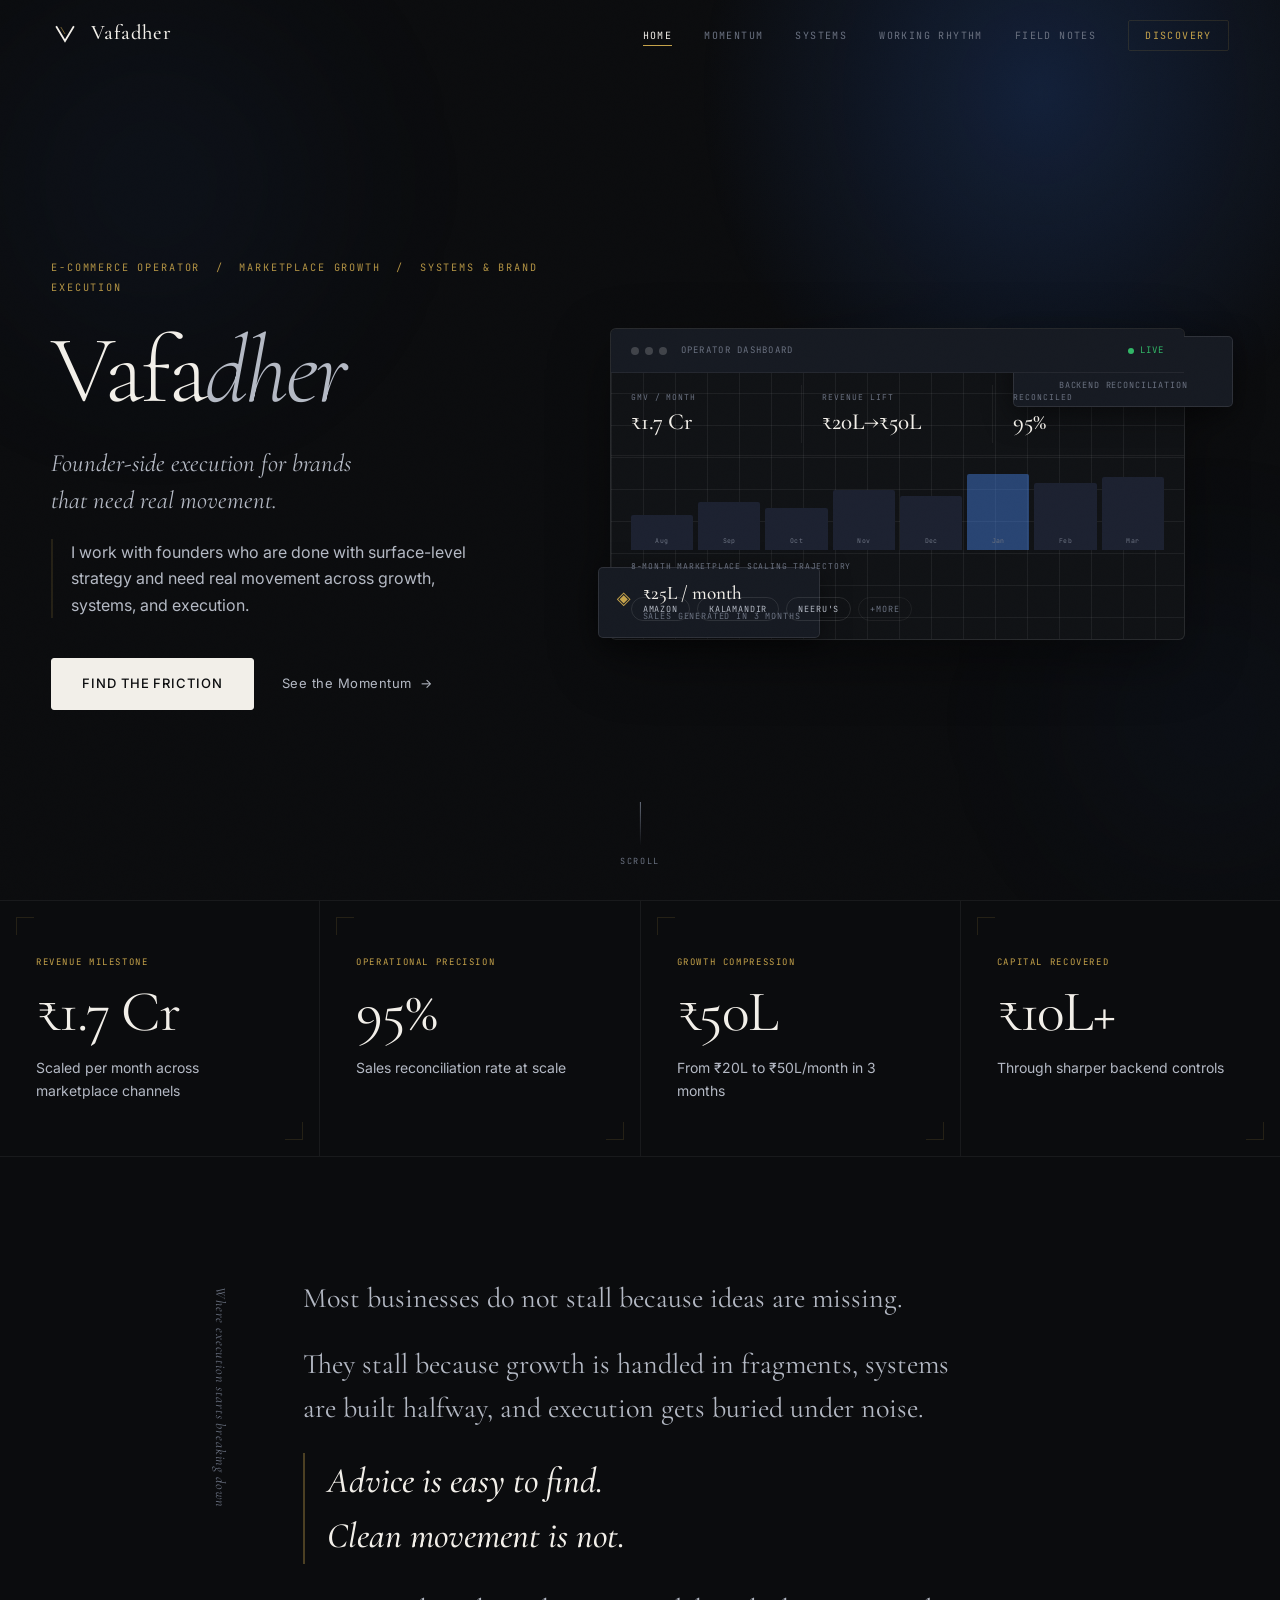
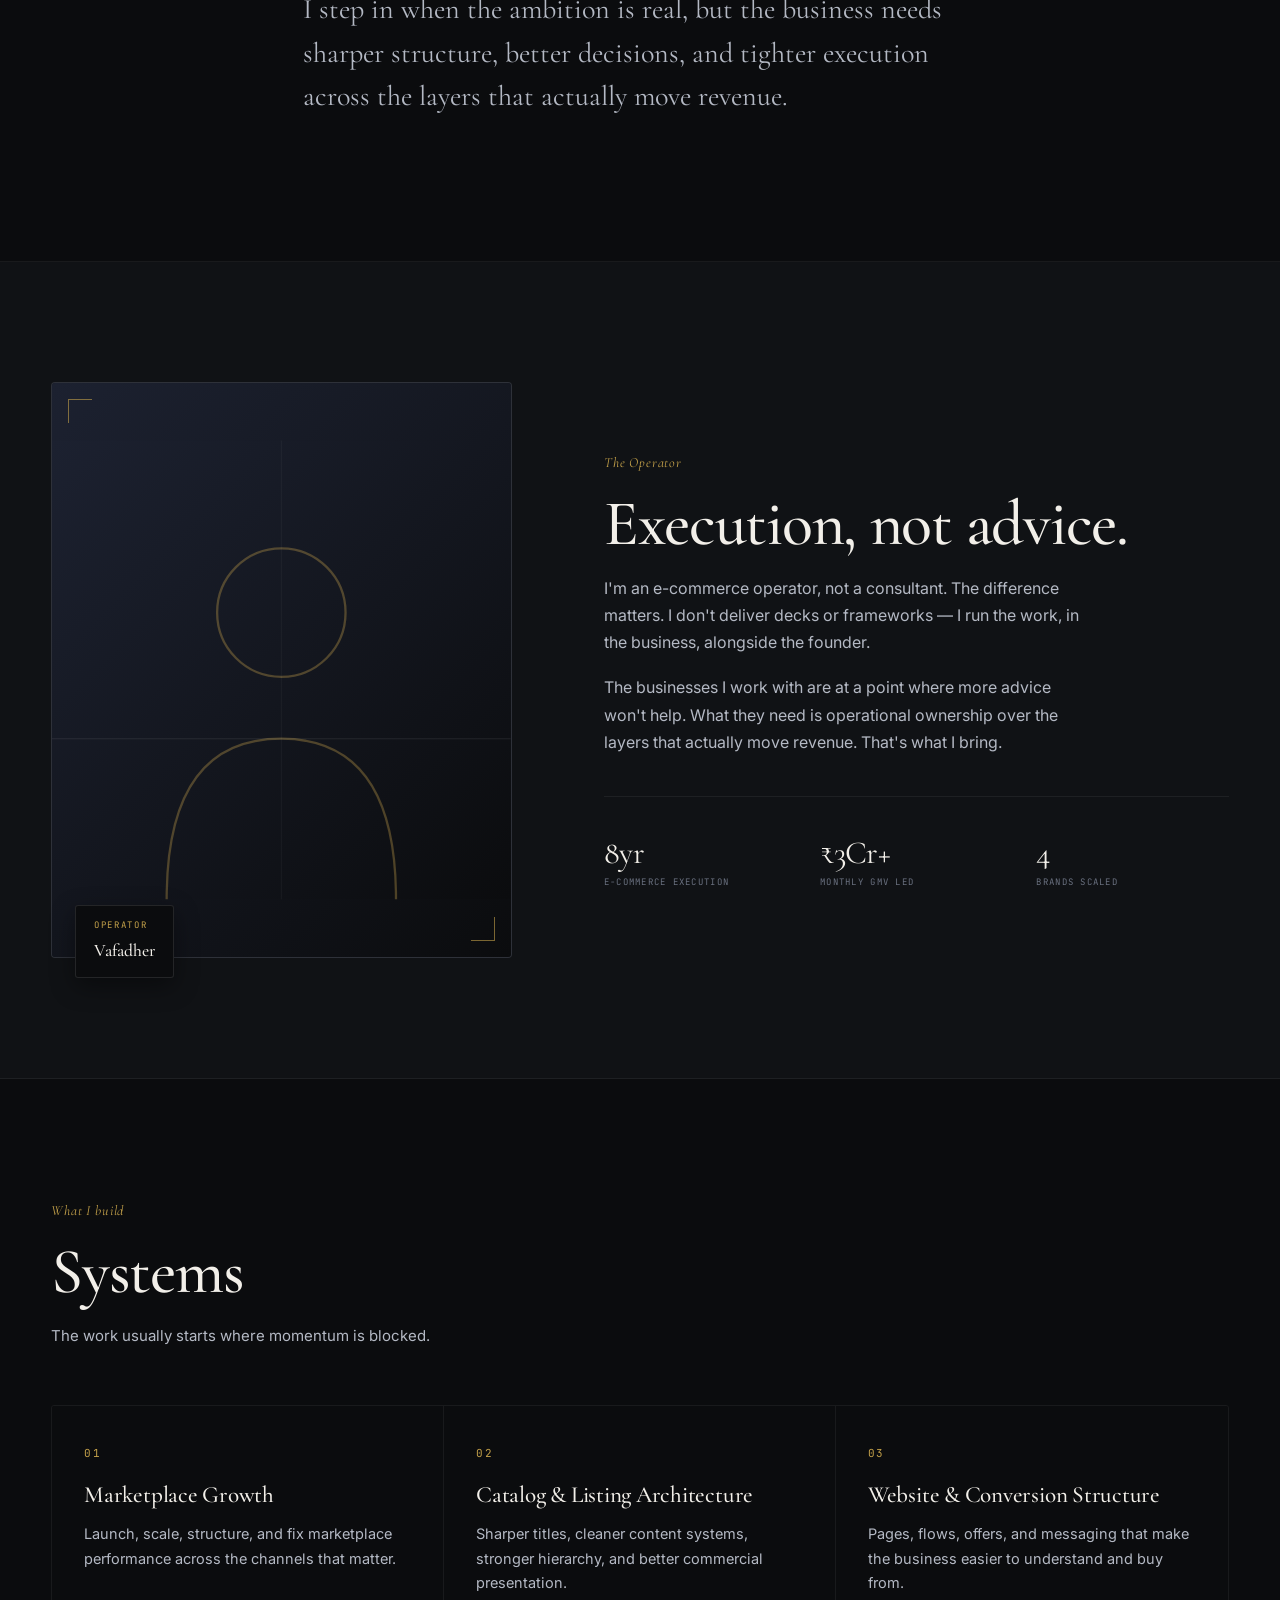
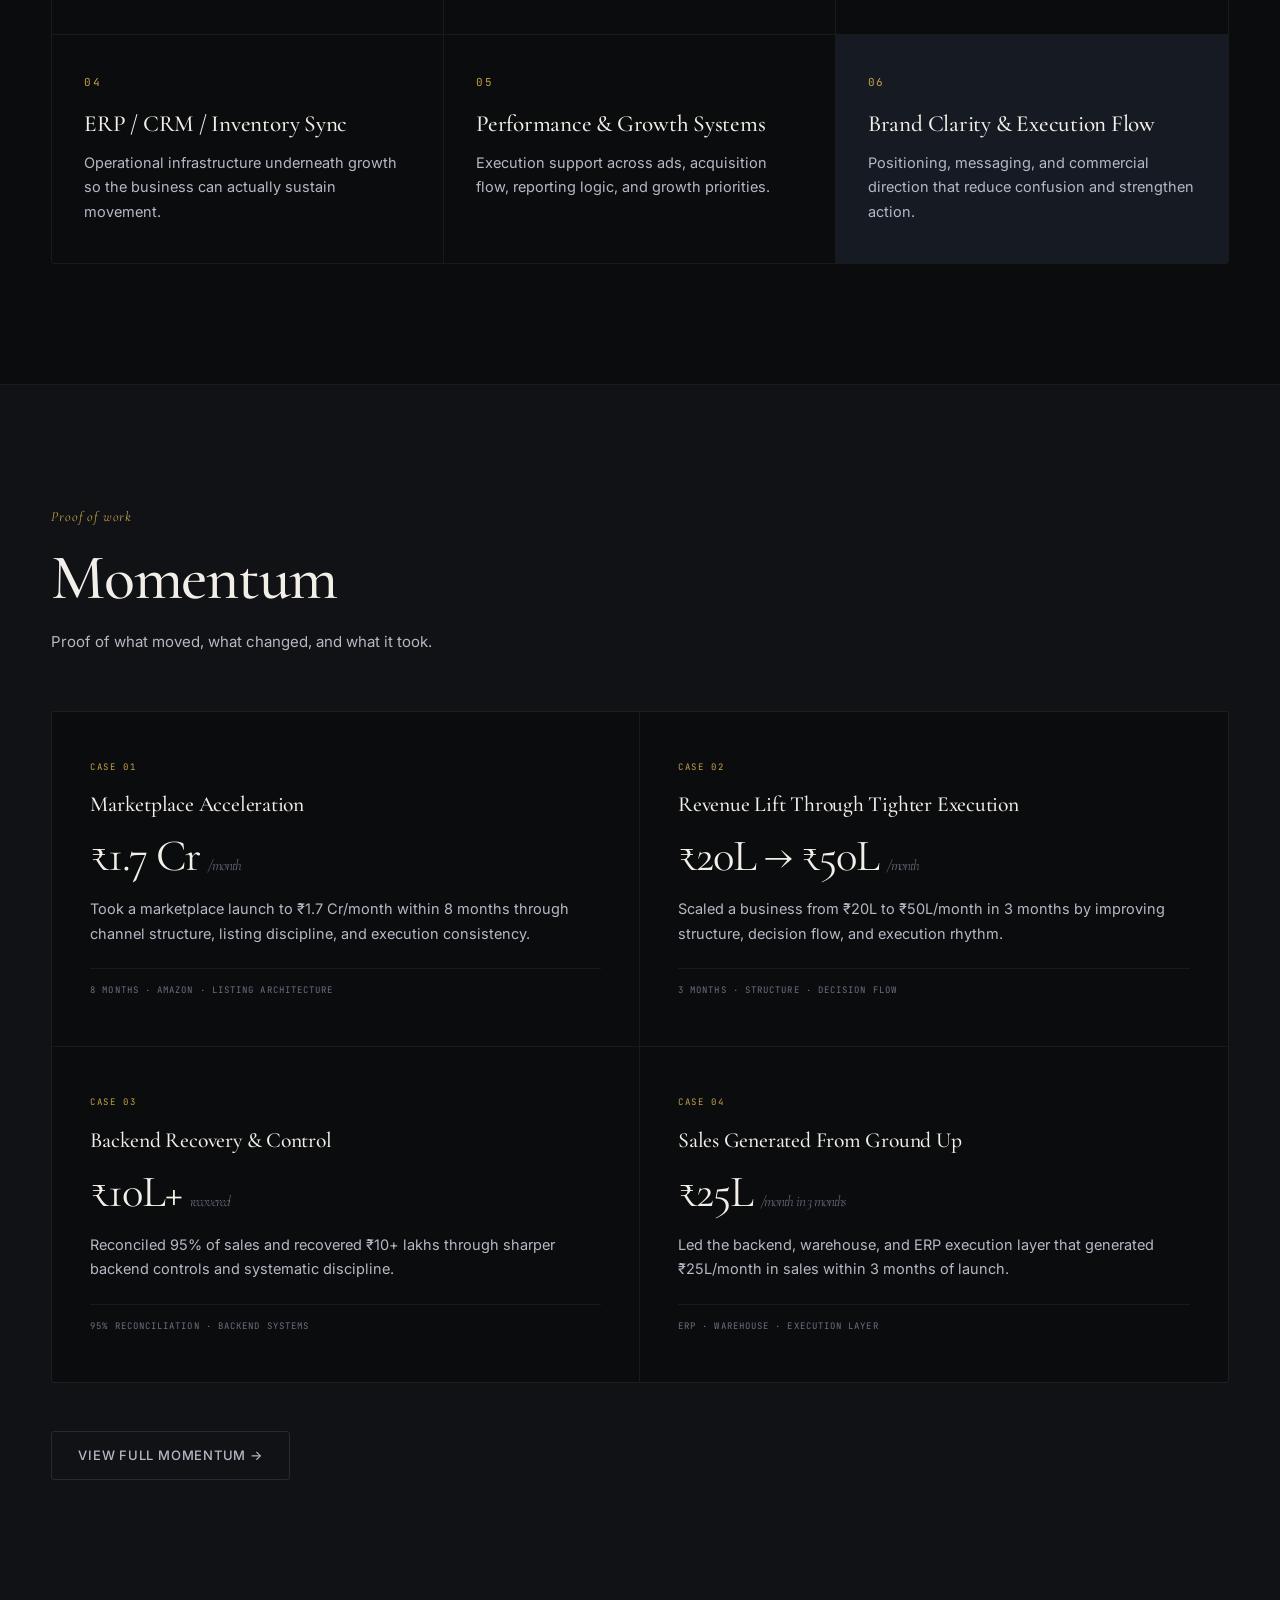
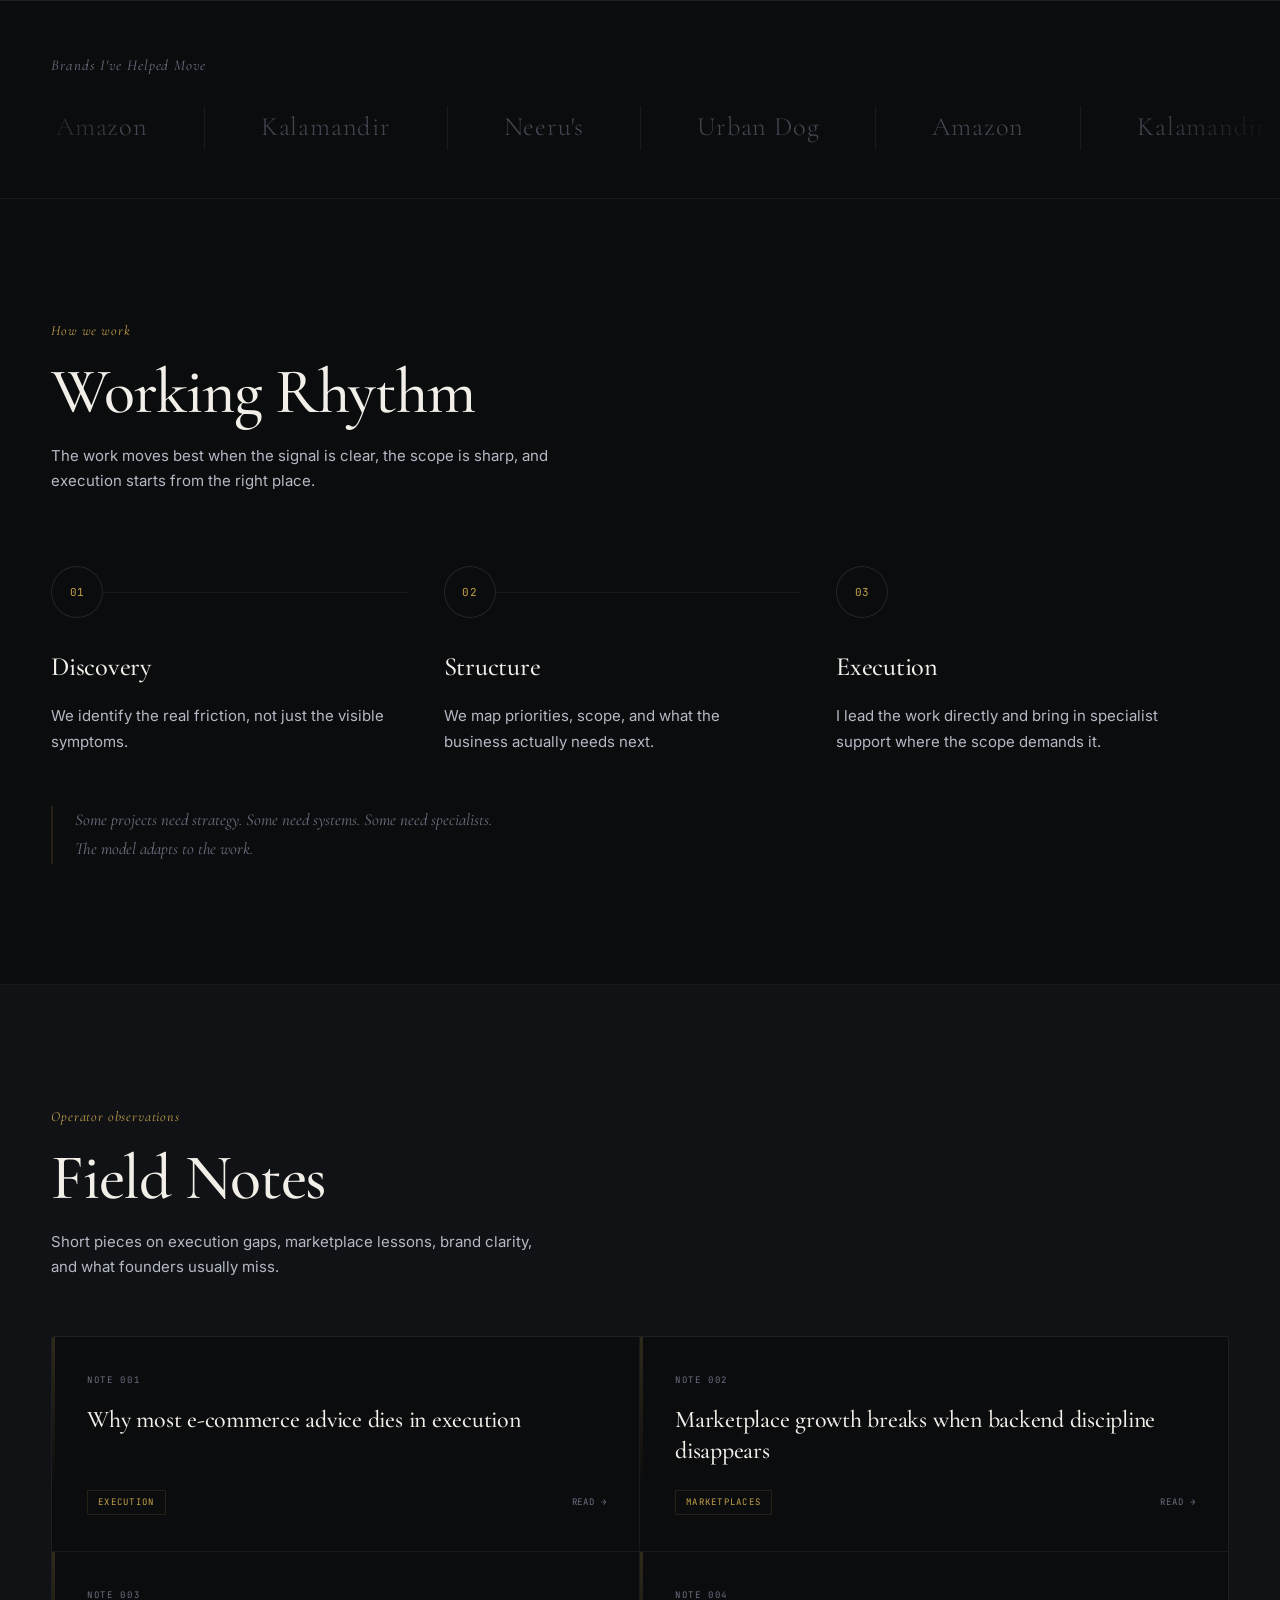
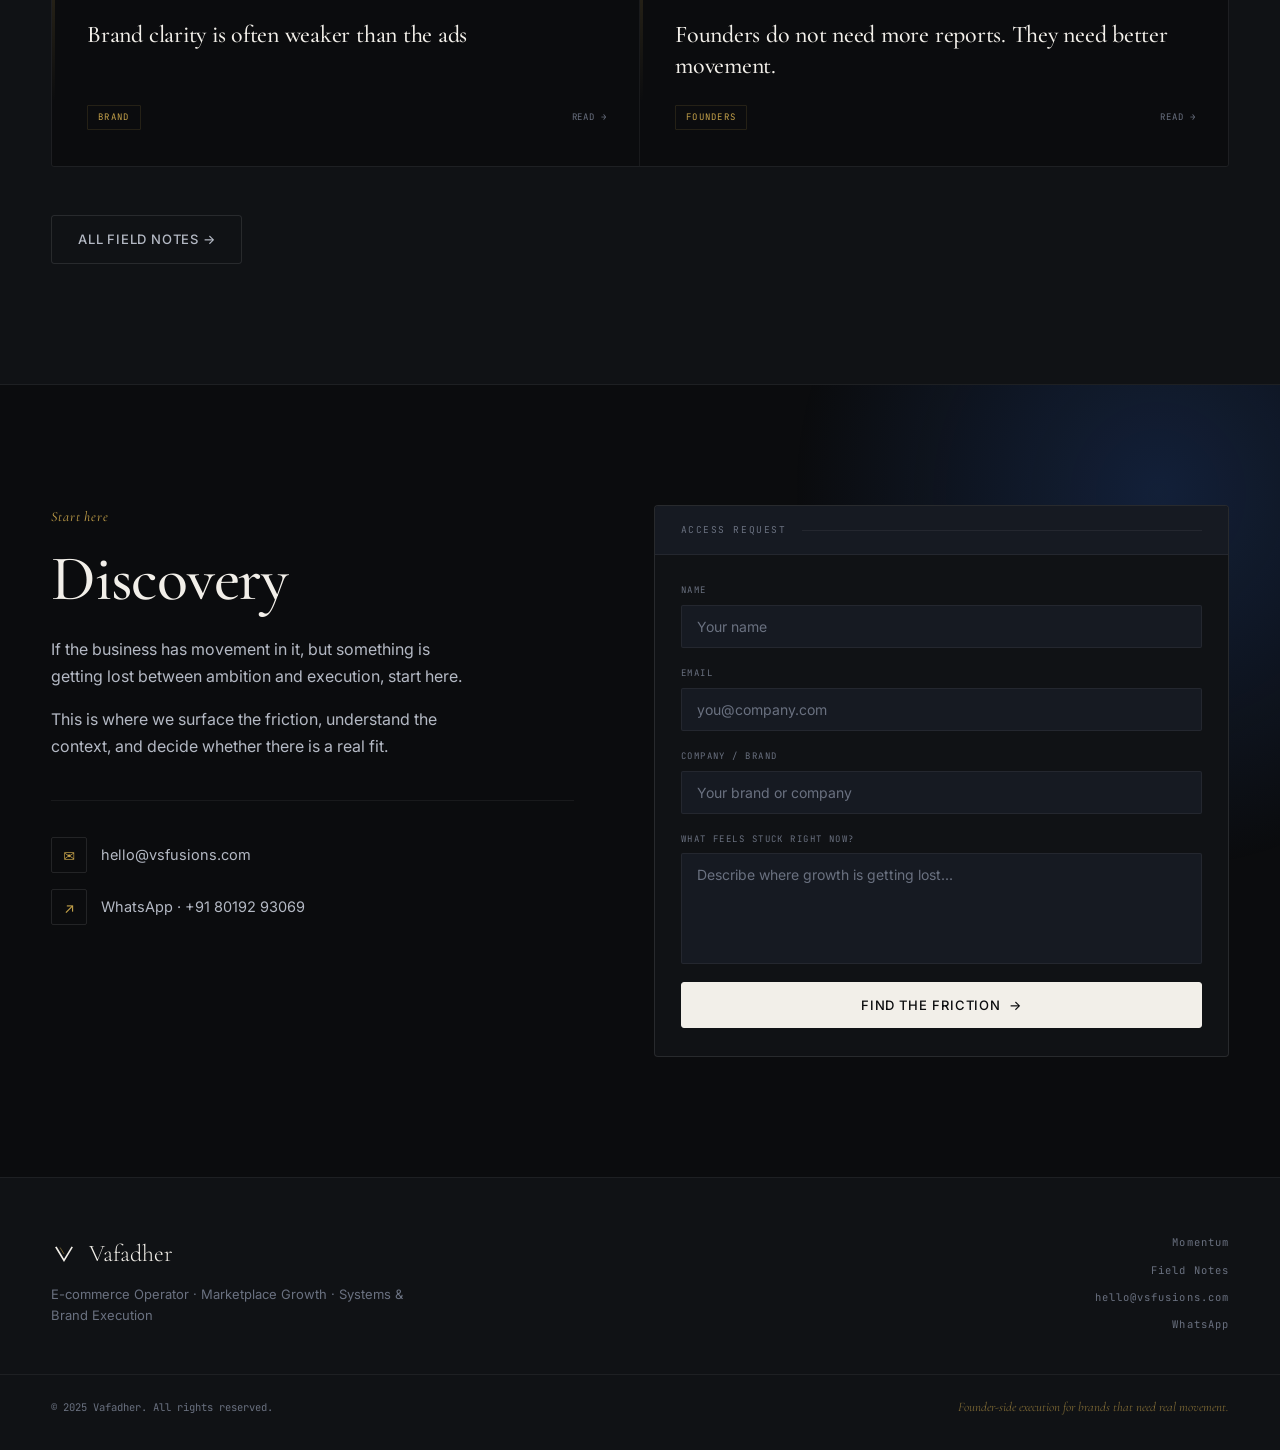
<file: index.html>
<!DOCTYPE html>
<html lang="en">
<head>
  <meta charset="UTF-8" />
  <meta name="viewport" content="width=device-width, initial-scale=1.0" />
  <title>Vafadher — E-commerce Operator & Marketplace Growth</title>
  <meta name="description" content="Founder-side execution for brands that need real movement across growth, systems, and execution." />
  <link rel="icon" type="image/svg+xml" href="data:image/svg+xml,%3Csvg xmlns='http://www.w3.org/2000/svg' viewBox='0 0 32 32'%3E%3Crect width='32' height='32' fill='%230b0c0e'/%3E%3Cpath d='M7 8 L16 24 L25 8' stroke='%23f2efe9' stroke-width='3' fill='none' stroke-linecap='square'/%3E%3Cpath d='M12 8 L16 16' stroke='%23c5a24a' stroke-width='1' fill='none'/%3E%3C/svg%3E" />
  <link rel="preconnect" href="https://fonts.googleapis.com" />
  <link rel="preconnect" href="https://fonts.gstatic.com" crossorigin />
  <link href="https://fonts.googleapis.com/css2?family=Cormorant+Garamond:ital,wght@0,300;0,400;0,500;1,300;1,400;1,500&family=Inter:wght@300;400;500;600&family=JetBrains+Mono:wght@300;400&display=swap" rel="stylesheet" />
  <link rel="stylesheet" href="styles.css" />
</head>
<body>
  <div class="grain" aria-hidden="true"></div>
  <div class="bg-orbs" aria-hidden="true">
    <div class="orb orb-1"></div>
    <div class="orb orb-2"></div>
  </div>

  <nav class="nav" id="nav">
    <div class="nav-inner">
      <a href="/" class="nav-logo" aria-label="Vafadher home">
        <svg class="logo-monogram" viewBox="0 0 40 40" xmlns="http://www.w3.org/2000/svg" aria-hidden="true">
          <path d="M8 10 L20 30 L32 10" stroke="currentColor" stroke-width="2.5" fill="none" stroke-linecap="square" stroke-linejoin="miter"/>
          <path d="M14 10 L20 20" stroke="var(--gold)" stroke-width="0.8" fill="none"/>
        </svg>
        <span class="logo-wordmark">Vafadher</span>
      </a>
      <ul class="nav-links">
        <li><a href="/" class="nav-link active">Home</a></li>
        <li><a href="/momentum" class="nav-link">Momentum</a></li>
        <li><a href="#systems" class="nav-link">Systems</a></li>
        <li><a href="#working-rhythm" class="nav-link">Working Rhythm</a></li>
        <li><a href="/field-notes" class="nav-link">Field Notes</a></li>
        <li><a href="#discovery" class="nav-link nav-cta">Discovery</a></li>
      </ul>
      <button class="nav-toggle" id="navToggle" aria-label="Toggle menu">
        <span></span><span></span><span></span>
      </button>
    </div>
  </nav>

  <div class="mobile-nav" id="mobileNav">
    <ul>
      <li><a href="/" class="mob-link">Home</a></li>
      <li><a href="/momentum" class="mob-link">Momentum</a></li>
      <li><a href="#systems" class="mob-link">Systems</a></li>
      <li><a href="#working-rhythm" class="mob-link">Working Rhythm</a></li>
      <li><a href="/field-notes" class="mob-link">Field Notes</a></li>
      <li><a href="#discovery" class="mob-link">Discovery</a></li>
    </ul>
  </div>

  <!-- HERO -->
  <section class="hero" id="hero">
    <div class="hero-atmosphere"></div>
    <div class="hero-inner">

      <div class="hero-left" data-reveal>
        <span class="hero-overline">E-commerce Operator &nbsp;/&nbsp; Marketplace Growth &nbsp;/&nbsp; Systems & Brand Execution</span>
        <h1 class="hero-title">Vafa<em>dher</em></h1>
        <p class="hero-tagline">Founder-side execution for brands<br>that need real movement.</p>
        <p class="hero-body">I work with founders who are done with surface-level strategy and need real movement across growth, systems, and execution.</p>
        <div class="hero-actions">
          <a href="#discovery" class="btn-primary">Find the Friction</a>
          <a href="/momentum" class="btn-ghost">See the Momentum <span class="btn-arrow">→</span></a>
        </div>
      </div>

      <div class="hero-right" data-reveal data-reveal-delay="200">
        <div class="console-frame console-float-anim">
          <div class="console-grid-bg"></div>
          <div class="console-topbar">
            <div class="console-dots"><span></span><span></span><span></span></div>
            <span class="console-label">Operator Dashboard</span>
            <div class="console-live"><span class="live-dot"></span>Live</div>
          </div>
          <div class="console-metrics-row">
            <div class="c-metric">
              <span class="c-metric-label">GMV / Month</span>
              <span class="c-metric-value">₹1.7 Cr</span>
            </div>
            <div class="c-metric-divider"></div>
            <div class="c-metric">
              <span class="c-metric-label">Revenue Lift</span>
              <span class="c-metric-value">₹20L→₹50L</span>
            </div>
            <div class="c-metric-divider"></div>
            <div class="c-metric">
              <span class="c-metric-label">Reconciled</span>
              <span class="c-metric-value">95%</span>
            </div>
          </div>
          <div class="console-chart">
            <div class="chart-bars">
              <div class="chart-bar" style="--h:45%"><span>Aug</span></div>
              <div class="chart-bar" style="--h:62%"><span>Sep</span></div>
              <div class="chart-bar" style="--h:55%"><span>Oct</span></div>
              <div class="chart-bar" style="--h:78%"><span>Nov</span></div>
              <div class="chart-bar" style="--h:70%"><span>Dec</span></div>
              <div class="chart-bar chart-bar--peak" style="--h:100%"><span>Jan</span></div>
              <div class="chart-bar" style="--h:88%"><span>Feb</span></div>
              <div class="chart-bar" style="--h:95%"><span>Mar</span></div>
            </div>
            <div class="chart-label">8-month marketplace scaling trajectory</div>
          </div>
          <div class="console-channels">
            <span class="ch-pill">Amazon</span>
            <span class="ch-pill">Kalamandir</span>
            <span class="ch-pill">Neeru's</span>
            <span class="ch-pill ch-pill--dim">+more</span>
          </div>
        </div>
        <div class="sig-card sig-card--1">
          <span class="sig-icon">↑</span>
          <div class="sig-text">
            <p class="sig-val">₹10L+ Recovered</p>
            <p class="sig-sub">Backend reconciliation</p>
          </div>
        </div>
        <div class="sig-card sig-card--2">
          <span class="sig-icon">◈</span>
          <div class="sig-text">
            <p class="sig-val">₹25L / month</p>
            <p class="sig-sub">Sales generated in 3 months</p>
          </div>
        </div>
      </div>
    </div>
    <div class="hero-scroll-hint">
      <div class="scroll-track"></div>
      <span>Scroll</span>
    </div>
  </section>

  <!-- PROOF -->
  <section class="proof">
    <div class="proof-inner">
      <div class="proof-card hover-glow" data-reveal>
        <div class="proof-corner tl"></div><div class="proof-corner br"></div>
        <p class="proof-micro">Revenue Milestone</p>
        <p class="proof-number">₹1.7 Cr</p>
        <p class="proof-line">Scaled per month across marketplace channels</p>
      </div>
      <div class="proof-card hover-glow" data-reveal data-reveal-delay="100">
        <div class="proof-corner tl"></div><div class="proof-corner br"></div>
        <p class="proof-micro">Operational Precision</p>
        <p class="proof-number">95%</p>
        <p class="proof-line">Sales reconciliation rate at scale</p>
      </div>
      <div class="proof-card hover-glow" data-reveal data-reveal-delay="200">
        <div class="proof-corner tl"></div><div class="proof-corner br"></div>
        <p class="proof-micro">Growth Compression</p>
        <p class="proof-number">₹50L</p>
        <p class="proof-line">From ₹20L to ₹50L/month in 3 months</p>
      </div>
      <div class="proof-card hover-glow" data-reveal data-reveal-delay="300">
        <div class="proof-corner tl"></div><div class="proof-corner br"></div>
        <p class="proof-micro">Capital Recovered</p>
        <p class="proof-number">₹10L+</p>
        <p class="proof-line">Through sharper backend controls</p>
      </div>
    </div>
  </section>

  <!-- BREAKDOWN -->
  <section class="breakdown">
    <div class="breakdown-inner">
      <div class="breakdown-tag" data-reveal>
        <span>Where execution starts breaking down</span>
      </div>
      <div class="breakdown-statement" data-reveal data-reveal-delay="120">
        <p>Most businesses do not stall because ideas are missing.</p>
        <p>They stall because growth is handled in fragments, systems are built halfway, and execution gets buried under noise.</p>
        <p class="bd-accent">Advice is easy to find.<br>Clean movement is not.</p>
        <p>I step in when the ambition is real, but the business needs sharper structure, better decisions, and tighter execution across the layers that actually move revenue.</p>
      </div>
    </div>
  </section>

  <!-- FOUNDER CARD — new: visual anchor -->
  <section class="founder-section">
    <div class="founder-inner" data-reveal>
      <div class="founder-visual">
        <div class="founder-photo-frame">
          <!-- Placeholder for founder photo -->
          <div class="founder-placeholder">
            <svg viewBox="0 0 200 200" xmlns="http://www.w3.org/2000/svg" class="founder-svg">
              <defs>
                <linearGradient id="founderGrad" x1="0%" y1="0%" x2="100%" y2="100%">
                  <stop offset="0%" style="stop-color:#1c2130;stop-opacity:1" />
                  <stop offset="100%" style="stop-color:#0b0c0e;stop-opacity:1" />
                </linearGradient>
              </defs>
              <rect width="200" height="200" fill="url(#founderGrad)"/>
              <!-- Abstract figure silhouette -->
              <circle cx="100" cy="75" r="28" fill="none" stroke="rgba(197,162,74,0.35)" stroke-width="1"/>
              <path d="M50 200 Q50 130 100 130 Q150 130 150 200" fill="none" stroke="rgba(197,162,74,0.35)" stroke-width="1"/>
              <!-- Architectural overlay -->
              <line x1="0" y1="130" x2="200" y2="130" stroke="rgba(255,255,255,0.08)" stroke-width="0.5"/>
              <line x1="100" y1="0" x2="100" y2="200" stroke="rgba(255,255,255,0.04)" stroke-width="0.5"/>
            </svg>
          </div>
          <div class="founder-corner-detail tl"></div>
          <div class="founder-corner-detail br"></div>
        </div>
        <div class="founder-badge">
          <span class="founder-badge-label">Operator</span>
          <span class="founder-badge-name">Vafadher</span>
        </div>
      </div>
      <div class="founder-copy">
        <span class="tag-label-serif">The Operator</span>
        <h2 class="section-h">Execution, not advice.</h2>
        <p class="founder-body">I'm an e-commerce operator, not a consultant. The difference matters. I don't deliver decks or frameworks — I run the work, in the business, alongside the founder.</p>
        <p class="founder-body">The businesses I work with are at a point where more advice won't help. What they need is operational ownership over the layers that actually move revenue. That's what I bring.</p>
        <div class="founder-signals">
          <div class="founder-signal-item">
            <span class="founder-signal-num">8yr</span>
            <span class="founder-signal-lbl">E-commerce execution</span>
          </div>
          <div class="founder-signal-item">
            <span class="founder-signal-num">₹3Cr+</span>
            <span class="founder-signal-lbl">Monthly GMV led</span>
          </div>
          <div class="founder-signal-item">
            <span class="founder-signal-num">4</span>
            <span class="founder-signal-lbl">Brands scaled</span>
          </div>
        </div>
      </div>
    </div>
  </section>

  <!-- SYSTEMS -->
  <section class="systems" id="systems">
    <div class="systems-inner">
      <div class="systems-hd" data-reveal>
        <span class="tag-label-serif">What I build</span>
        <h2 class="section-h">Systems</h2>
        <p class="section-sub">The work usually starts where momentum is blocked.</p>
      </div>
      <div class="sys-grid">
        <div class="sys-item hover-glow" data-reveal>
          <div class="sys-num">01</div>
          <h3>Marketplace Growth</h3>
          <p>Launch, scale, structure, and fix marketplace performance across the channels that matter.</p>
        </div>
        <div class="sys-item hover-glow" data-reveal data-reveal-delay="60">
          <div class="sys-num">02</div>
          <h3>Catalog & Listing Architecture</h3>
          <p>Sharper titles, cleaner content systems, stronger hierarchy, and better commercial presentation.</p>
        </div>
        <div class="sys-item hover-glow" data-reveal data-reveal-delay="120">
          <div class="sys-num">03</div>
          <h3>Website & Conversion Structure</h3>
          <p>Pages, flows, offers, and messaging that make the business easier to understand and buy from.</p>
        </div>
        <div class="sys-item hover-glow" data-reveal data-reveal-delay="60">
          <div class="sys-num">04</div>
          <h3>ERP / CRM / Inventory Sync</h3>
          <p>Operational infrastructure underneath growth so the business can actually sustain movement.</p>
        </div>
        <div class="sys-item hover-glow" data-reveal data-reveal-delay="120">
          <div class="sys-num">05</div>
          <h3>Performance & Growth Systems</h3>
          <p>Execution support across ads, acquisition flow, reporting logic, and growth priorities.</p>
        </div>
        <div class="sys-item sys-item--accent hover-glow" data-reveal data-reveal-delay="180">
          <div class="sys-num">06</div>
          <h3>Brand Clarity & Execution Flow</h3>
          <p>Positioning, messaging, and commercial direction that reduce confusion and strengthen action.</p>
        </div>
      </div>
    </div>
  </section>

  <!-- MOMENTUM -->
  <section class="momentum" id="momentum">
    <div class="momentum-inner">
      <div class="momentum-hd" data-reveal>
        <span class="tag-label-serif">Proof of work</span>
        <h2 class="section-h">Momentum</h2>
        <p class="section-sub">Proof of what moved, what changed, and what it took.</p>
      </div>
      <div class="cases">
        <div class="case-card hover-glow" data-reveal>
          <div class="case-badge">Case 01</div>
          <h3 class="case-title">Marketplace Acceleration</h3>
          <div class="case-result">₹1.7 Cr<span>/month</span></div>
          <p class="case-body">Took a marketplace launch to ₹1.7 Cr/month within 8 months through channel structure, listing discipline, and execution consistency.</p>
          <div class="case-rule"></div>
          <p class="case-tag">8 months · Amazon · Listing architecture</p>
        </div>
        <div class="case-card hover-glow" data-reveal data-reveal-delay="100">
          <div class="case-badge">Case 02</div>
          <h3 class="case-title">Revenue Lift Through Tighter Execution</h3>
          <div class="case-result">₹20L → ₹50L<span>/month</span></div>
          <p class="case-body">Scaled a business from ₹20L to ₹50L/month in 3 months by improving structure, decision flow, and execution rhythm.</p>
          <div class="case-rule"></div>
          <p class="case-tag">3 months · Structure · Decision flow</p>
        </div>
        <div class="case-card hover-glow" data-reveal data-reveal-delay="200">
          <div class="case-badge">Case 03</div>
          <h3 class="case-title">Backend Recovery & Control</h3>
          <div class="case-result">₹10L+<span>recovered</span></div>
          <p class="case-body">Reconciled 95% of sales and recovered ₹10+ lakhs through sharper backend controls and systematic discipline.</p>
          <div class="case-rule"></div>
          <p class="case-tag">95% reconciliation · Backend systems</p>
        </div>
        <div class="case-card hover-glow" data-reveal data-reveal-delay="300">
          <div class="case-badge">Case 04</div>
          <h3 class="case-title">Sales Generated From Ground Up</h3>
          <div class="case-result">₹25L<span>/month in 3 months</span></div>
          <p class="case-body">Led the backend, warehouse, and ERP execution layer that generated ₹25L/month in sales within 3 months of launch.</p>
          <div class="case-rule"></div>
          <p class="case-tag">ERP · Warehouse · Execution layer</p>
        </div>
      </div>
      <div class="section-cta-row" data-reveal>
        <a href="/momentum" class="btn-outline">View Full Momentum →</a>
      </div>
    </div>
  </section>

  <!-- BRANDS -->
  <section class="brands">
    <div class="brands-header" data-reveal>
      <p class="brands-eyebrow">Brands I've Helped Move</p>
    </div>
    <div class="marquee-wrap">
      <div class="marquee-track">
        <div class="marquee-item"><div class="brand-text-logo">Amazon</div></div>
        <div class="marquee-item"><div class="brand-text-logo">Kalamandir</div></div>
        <div class="marquee-item"><div class="brand-text-logo">Neeru's</div></div>
        <div class="marquee-item"><div class="brand-text-logo">Urban Dog</div></div>
        <div class="marquee-item" aria-hidden="true"><div class="brand-text-logo">Amazon</div></div>
        <div class="marquee-item" aria-hidden="true"><div class="brand-text-logo">Kalamandir</div></div>
        <div class="marquee-item" aria-hidden="true"><div class="brand-text-logo">Neeru's</div></div>
        <div class="marquee-item" aria-hidden="true"><div class="brand-text-logo">Urban Dog</div></div>
      </div>
    </div>
  </section>

  <!-- WORKING RHYTHM -->
  <section class="rhythm" id="working-rhythm">
    <div class="rhythm-inner">
      <div class="rhythm-hd" data-reveal>
        <span class="tag-label-serif">How we work</span>
        <h2 class="section-h">Working Rhythm</h2>
        <p class="section-sub">The work moves best when the signal is clear, the scope is sharp, and execution starts from the right place.</p>
      </div>
      <div class="rhythm-track">
        <div class="rhythm-step" data-reveal>
          <div class="step-marker"><span class="step-n">01</span></div>
          <div class="step-connector"></div>
          <div class="step-body">
            <h3>Discovery</h3>
            <p>We identify the real friction, not just the visible symptoms.</p>
          </div>
        </div>
        <div class="rhythm-step" data-reveal data-reveal-delay="140">
          <div class="step-marker"><span class="step-n">02</span></div>
          <div class="step-connector"></div>
          <div class="step-body">
            <h3>Structure</h3>
            <p>We map priorities, scope, and what the business actually needs next.</p>
          </div>
        </div>
        <div class="rhythm-step" data-reveal data-reveal-delay="280">
          <div class="step-marker"><span class="step-n">03</span></div>
          <div class="step-connector step-connector--last"></div>
          <div class="step-body">
            <h3>Execution</h3>
            <p>I lead the work directly and bring in specialist support where the scope demands it.</p>
          </div>
        </div>
      </div>
      <p class="rhythm-footnote" data-reveal>Some projects need strategy. Some need systems. Some need specialists.<br>The model adapts to the work.</p>
    </div>
  </section>

  <!-- FIELD NOTES -->
  <section class="field-notes" id="field-notes">
    <div class="fn-inner">
      <div class="fn-hd" data-reveal>
        <span class="tag-label-serif">Operator observations</span>
        <h2 class="section-h">Field Notes</h2>
        <p class="section-sub">Short pieces on execution gaps, marketplace lessons, brand clarity, and what founders usually miss.</p>
      </div>
      <div class="fn-grid">
        <article class="fn-card hover-glow" data-reveal>
          <div class="fn-accent-bar"></div>
          <div class="fn-card-inner">
            <span class="fn-num">Note 001</span>
            <h3>Why most e-commerce advice dies in execution</h3>
            <div class="fn-footer"><span class="fn-tag">Execution</span><a href="/field-notes" class="fn-read">Read →</a></div>
          </div>
        </article>
        <article class="fn-card hover-glow" data-reveal data-reveal-delay="80">
          <div class="fn-accent-bar"></div>
          <div class="fn-card-inner">
            <span class="fn-num">Note 002</span>
            <h3>Marketplace growth breaks when backend discipline disappears</h3>
            <div class="fn-footer"><span class="fn-tag">Marketplaces</span><a href="/field-notes" class="fn-read">Read →</a></div>
          </div>
        </article>
        <article class="fn-card hover-glow" data-reveal data-reveal-delay="160">
          <div class="fn-accent-bar"></div>
          <div class="fn-card-inner">
            <span class="fn-num">Note 003</span>
            <h3>Brand clarity is often weaker than the ads</h3>
            <div class="fn-footer"><span class="fn-tag">Brand</span><a href="/field-notes" class="fn-read">Read →</a></div>
          </div>
        </article>
        <article class="fn-card hover-glow" data-reveal data-reveal-delay="240">
          <div class="fn-accent-bar"></div>
          <div class="fn-card-inner">
            <span class="fn-num">Note 004</span>
            <h3>Founders do not need more reports. They need better movement.</h3>
            <div class="fn-footer"><span class="fn-tag">Founders</span><a href="/field-notes" class="fn-read">Read →</a></div>
          </div>
        </article>
      </div>
      <div class="section-cta-row" data-reveal>
        <a href="/field-notes" class="btn-outline">All Field Notes →</a>
      </div>
    </div>
  </section>

  <!-- DISCOVERY -->
  <section class="discovery" id="discovery">
    <div class="discovery-atmosphere"></div>
    <div class="discovery-inner">
      <div class="disc-left" data-reveal>
        <span class="tag-label-serif">Start here</span>
        <h2 class="section-h disc-h">Discovery</h2>
        <p class="disc-body">If the business has movement in it, but something is getting lost between ambition and execution, start here.</p>
        <p class="disc-body">This is where we surface the friction, understand the context, and decide whether there is a real fit.</p>
        <div class="disc-contacts">
          <a href="mailto:hello@vsfusions.com" class="disc-link">
            <div class="disc-link-icon">✉</div>
            <span>hello@vsfusions.com</span>
          </a>
          <a href="https://wa.me/918019293069" class="disc-link" target="_blank" rel="noopener">
            <div class="disc-link-icon">↗</div>
            <span>WhatsApp · +91 80192 93069</span>
          </a>
        </div>
      </div>
      <div class="disc-right" data-reveal data-reveal-delay="180">
        <div class="disc-form-panel">
          <div class="disc-form-top">
            <span>Access Request</span>
            <span class="disc-form-top-line"></span>
          </div>
          <form id="discForm">
            <div class="f-field">
              <label for="f-name">Name</label>
              <input type="text" id="f-name" placeholder="Your name" autocomplete="name" />
            </div>
            <div class="f-field">
              <label for="f-email">Email</label>
              <input type="email" id="f-email" placeholder="you@company.com" autocomplete="email" />
            </div>
            <div class="f-field">
              <label for="f-brand">Company / Brand</label>
              <input type="text" id="f-brand" placeholder="Your brand or company" />
            </div>
            <div class="f-field">
              <label for="f-stuck">What feels stuck right now?</label>
              <textarea id="f-stuck" rows="5" placeholder="Describe where growth is getting lost..."></textarea>
            </div>
            <button type="submit" class="btn-primary btn-full">Find the Friction &nbsp;→</button>
          </form>
        </div>
      </div>
    </div>
  </section>

  <footer class="footer">
    <div class="footer-inner">
      <div>
        <div class="footer-brand-row">
          <svg class="footer-monogram" viewBox="0 0 40 40" xmlns="http://www.w3.org/2000/svg" aria-hidden="true">
            <path d="M8 10 L20 30 L32 10" stroke="currentColor" stroke-width="2.5" fill="none" stroke-linecap="square" stroke-linejoin="miter"/>
            <path d="M14 10 L20 20" stroke="var(--gold)" stroke-width="0.8" fill="none"/>
          </svg>
          <p class="footer-logo">Vafadher</p>
        </div>
        <p class="footer-pos">E-commerce Operator · Marketplace Growth · Systems & Brand Execution</p>
      </div>
      <nav class="footer-links">
        <a href="/momentum">Momentum</a>
        <a href="/field-notes">Field Notes</a>
        <a href="mailto:hello@vsfusions.com">hello@vsfusions.com</a>
        <a href="https://wa.me/918019293069" target="_blank" rel="noopener">WhatsApp</a>
      </nav>
    </div>
    <div class="footer-base">
      <p>© 2025 Vafadher. All rights reserved.</p>
      <p class="footer-sign">Founder-side execution for brands that need real movement.</p>
    </div>
  </footer>

  <script src="script.js"></script>
</body>
</html>
</file>
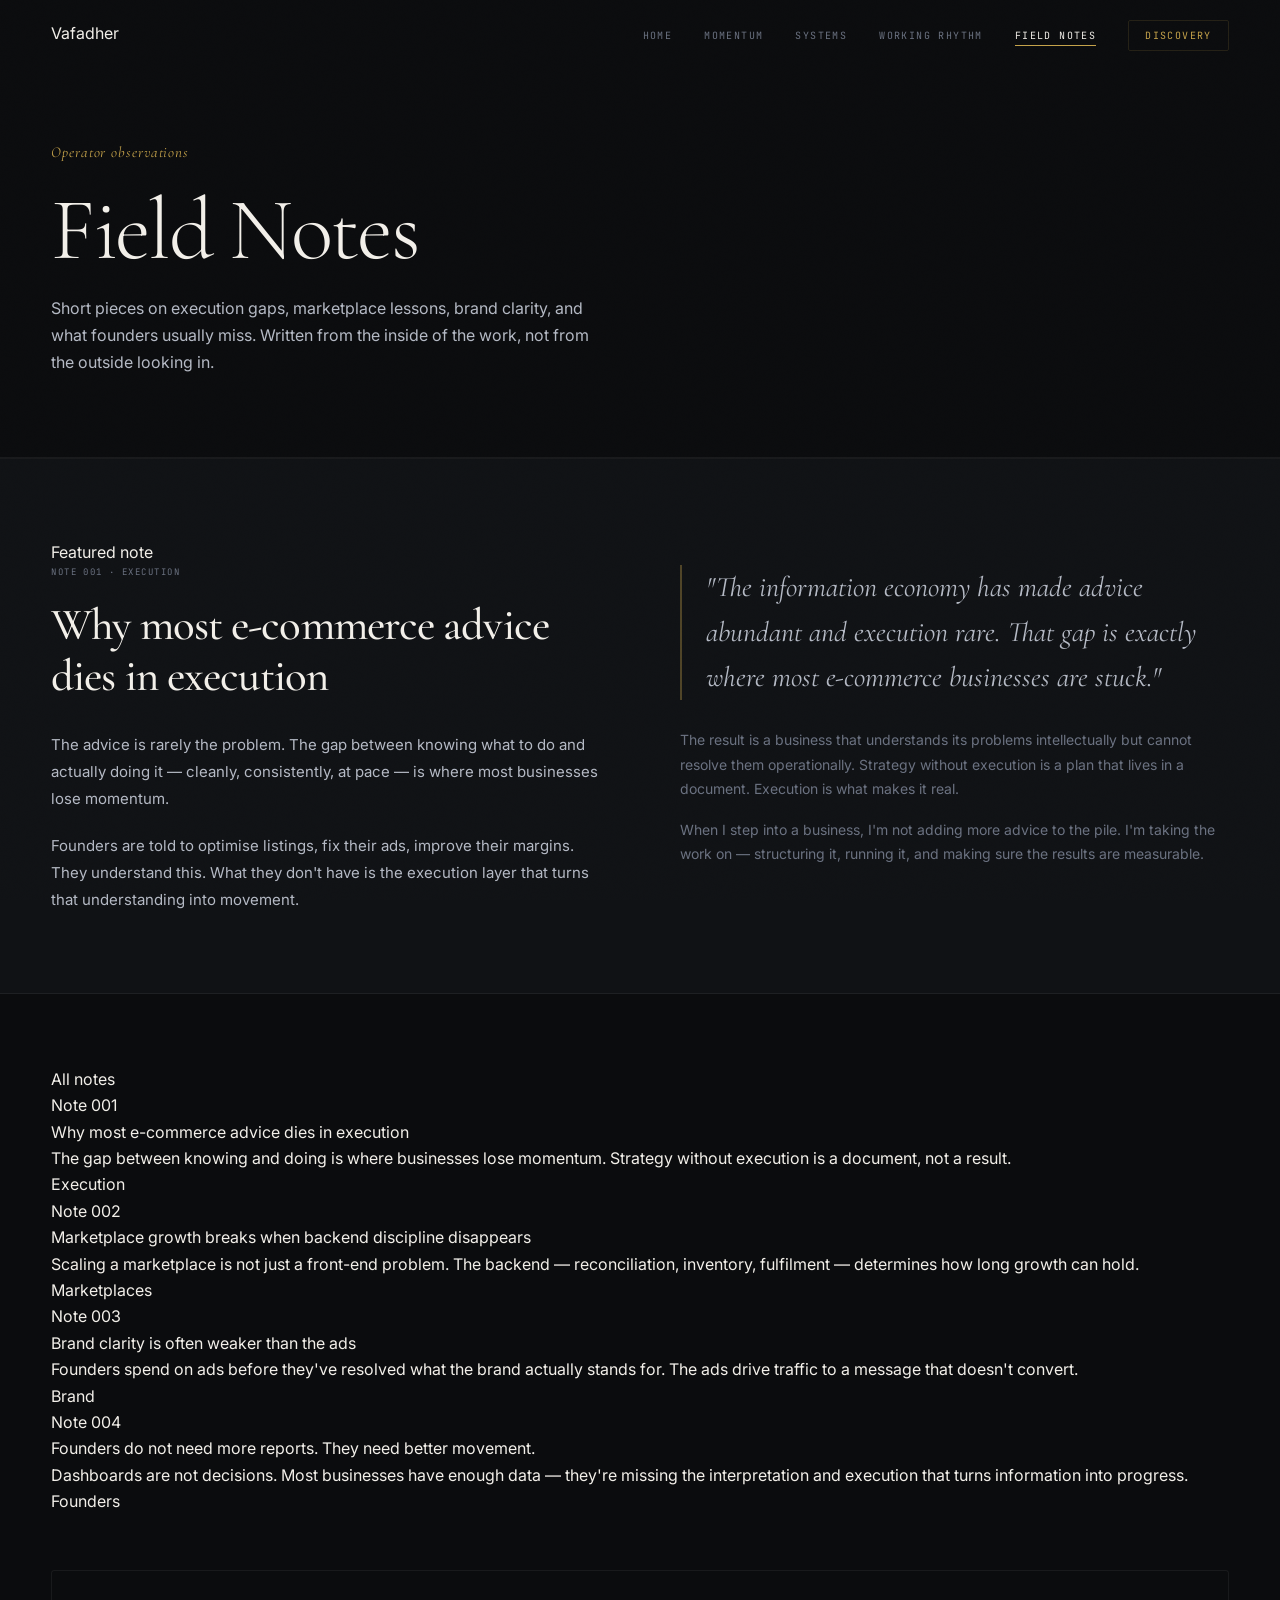
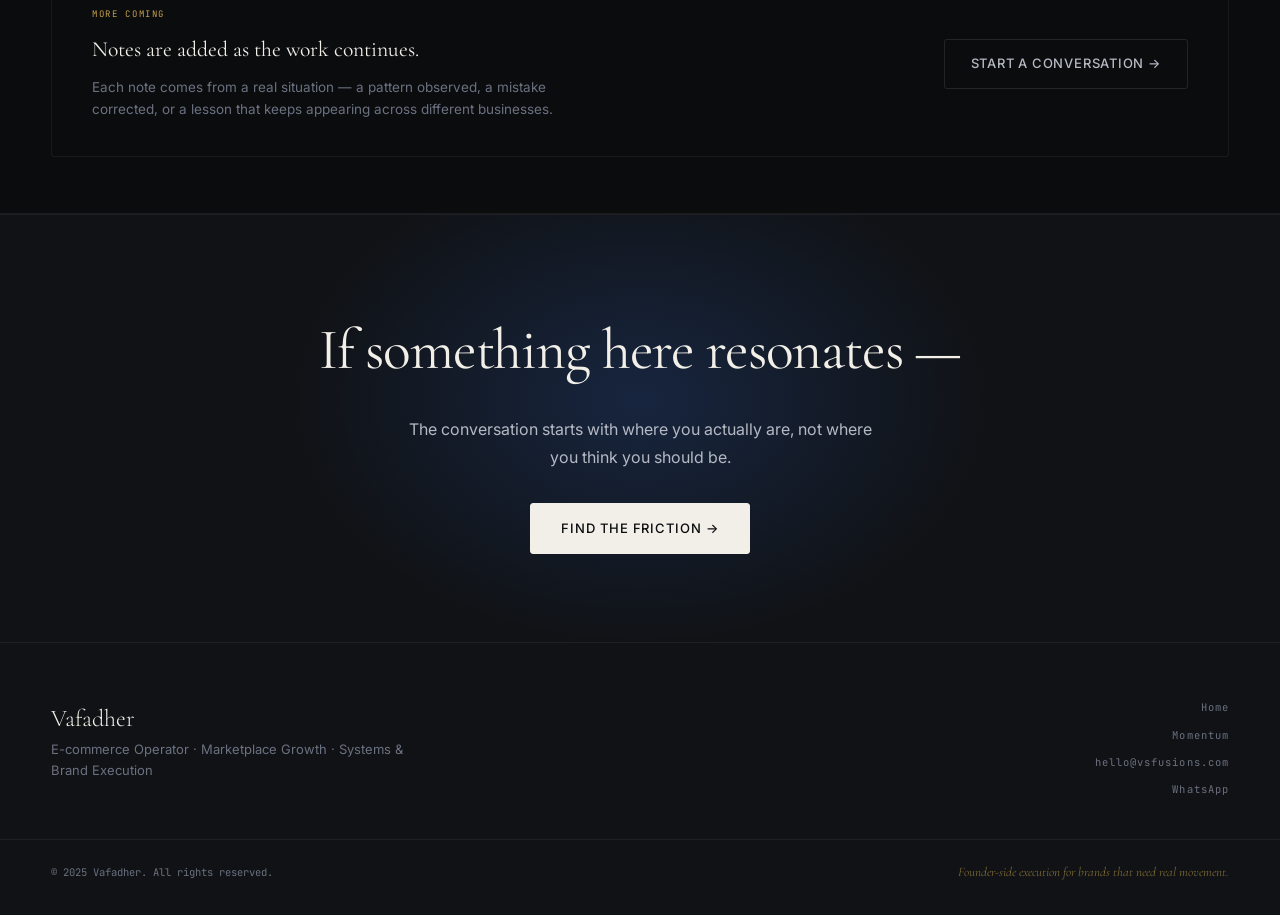
<file: Field notes.html>
<!DOCTYPE html>
<html lang="en">
<head>
  <meta charset="UTF-8" />
  <meta name="viewport" content="width=device-width, initial-scale=1.0" />
  <title>Field Notes — Vafadher</title>
  <meta name="description" content="Operator observations on execution gaps, marketplace lessons, brand clarity, and what founders usually miss." />
  <link rel="preconnect" href="https://fonts.googleapis.com" />
  <link rel="preconnect" href="https://fonts.gstatic.com" crossorigin />
  <link href="https://fonts.googleapis.com/css2?family=Cormorant+Garamond:ital,wght@0,300;0,400;0,500;1,300;1,400;1,500&family=Inter:wght@300;400;500;600&family=JetBrains+Mono:wght@300;400&display=swap" rel="stylesheet" />
  <link rel="stylesheet" href="styles.css" />
</head>
<body>
  <div class="grain" aria-hidden="true"></div>

  <nav class="nav" id="nav">
    <div class="nav-inner">
      <a href="index.html" class="nav-logo">Vafadher</a>
      <ul class="nav-links">
        <li><a href="index.html" class="nav-link">Home</a></li>
        <li><a href="momentum.html" class="nav-link">Momentum</a></li>
        <li><a href="index.html#systems" class="nav-link">Systems</a></li>
        <li><a href="index.html#working-rhythm" class="nav-link">Working Rhythm</a></li>
        <li><a href="field-notes.html" class="nav-link active">Field Notes</a></li>
        <li><a href="index.html#discovery" class="nav-link nav-cta">Discovery</a></li>
      </ul>
      <button class="nav-toggle" id="navToggle" aria-label="Toggle menu">
        <span></span><span></span><span></span>
      </button>
    </div>
  </nav>

  <div class="mobile-nav" id="mobileNav">
    <ul>
      <li><a href="index.html" class="mob-link">Home</a></li>
      <li><a href="momentum.html" class="mob-link">Momentum</a></li>
      <li><a href="index.html#systems" class="mob-link">Systems</a></li>
      <li><a href="index.html#working-rhythm" class="mob-link">Working Rhythm</a></li>
      <li><a href="field-notes.html" class="mob-link">Field Notes</a></li>
      <li><a href="index.html#discovery" class="mob-link">Discovery</a></li>
    </ul>
  </div>

  <!-- PAGE HERO -->
  <div style="border-bottom: 1px solid var(--b-dim);">
    <div class="page-hero" data-reveal>
      <span class="page-hero-eyebrow">Operator observations</span>
      <h1>Field Notes</h1>
      <p>Short pieces on execution gaps, marketplace lessons, brand clarity, and what founders usually miss. Written from the inside of the work, not from the outside looking in.</p>
    </div>
  </div>

  <!-- FEATURED NOTE -->
  <section style="border-bottom: 1px solid var(--b-dim); background: var(--surf-1);">
    <div style="max-width: var(--max); margin: 0 auto; padding: 80px var(--px);" data-reveal>
      <span class="tag-label">Featured note</span>
      <div style="display: grid; grid-template-columns: 1fr 1fr; gap: 80px; align-items: start;">
        <div>
          <p style="font-family: var(--f-mono); font-size: 9px; letter-spacing: 0.16em; text-transform: uppercase; color: var(--t-lo); margin-bottom: 20px;">Note 001 · Execution</p>
          <h2 style="font-family: var(--f-display); font-size: clamp(1.8rem, 3.5vw, 3rem); font-weight: 500; color: var(--t-hi); line-height: 1.15; letter-spacing: -0.02em; margin-bottom: 28px;">Why most e-commerce advice dies in execution</h2>
          <p style="font-size: 15px; color: var(--t-mid); line-height: 1.8; margin-bottom: 20px;">The advice is rarely the problem. The gap between knowing what to do and actually doing it — cleanly, consistently, at pace — is where most businesses lose momentum.</p>
          <p style="font-size: 15px; color: var(--t-mid); line-height: 1.8;">Founders are told to optimise listings, fix their ads, improve their margins. They understand this. What they don't have is the execution layer that turns that understanding into movement.</p>
        </div>
        <div>
          <p style="font-family: var(--f-display); font-size: clamp(1.3rem, 2.2vw, 1.8rem); font-weight: 400; font-style: italic; color: var(--t-mid); line-height: 1.6; border-left: 2px solid var(--gold-line); padding-left: 24px; margin-bottom: 28px;">
            "The information economy has made advice abundant and execution rare. That gap is exactly where most e-commerce businesses are stuck."
          </p>
          <p style="font-size: 14px; color: var(--t-lo); line-height: 1.75;">The result is a business that understands its problems intellectually but cannot resolve them operationally. Strategy without execution is a plan that lives in a document. Execution is what makes it real.</p>
          <p style="font-size: 14px; color: var(--t-lo); line-height: 1.75; margin-top: 16px;">When I step into a business, I'm not adding more advice to the pile. I'm taking the work on — structuring it, running it, and making sure the results are measurable.</p>
        </div>
      </div>
    </div>
  </section>

  <!-- ALL NOTES LISTING -->
  <section style="border-bottom: 1px solid var(--b-dim);">
    <div style="max-width: var(--max); margin: 0 auto; padding: 72px var(--px) 0;" data-reveal>
      <p class="tag-label">All notes</p>
    </div>
    <div style="max-width: var(--max); margin: 0 auto; padding: 0 var(--px) 0;">
      <div class="fn-listing" data-reveal>

        <div class="fn-entry">
          <div class="fn-entry-num">Note 001</div>
          <div class="fn-entry-body">
            <div class="fn-entry-title">Why most e-commerce advice dies in execution</div>
            <div class="fn-entry-desc">The gap between knowing and doing is where businesses lose momentum. Strategy without execution is a document, not a result.</div>
          </div>
          <div class="fn-entry-tag">Execution</div>
        </div>

        <div class="fn-entry">
          <div class="fn-entry-num">Note 002</div>
          <div class="fn-entry-body">
            <div class="fn-entry-title">Marketplace growth breaks when backend discipline disappears</div>
            <div class="fn-entry-desc">Scaling a marketplace is not just a front-end problem. The backend — reconciliation, inventory, fulfilment — determines how long growth can hold.</div>
          </div>
          <div class="fn-entry-tag">Marketplaces</div>
        </div>

        <div class="fn-entry">
          <div class="fn-entry-num">Note 003</div>
          <div class="fn-entry-body">
            <div class="fn-entry-title">Brand clarity is often weaker than the ads</div>
            <div class="fn-entry-desc">Founders spend on ads before they've resolved what the brand actually stands for. The ads drive traffic to a message that doesn't convert.</div>
          </div>
          <div class="fn-entry-tag">Brand</div>
        </div>

        <div class="fn-entry">
          <div class="fn-entry-num">Note 004</div>
          <div class="fn-entry-body">
            <div class="fn-entry-title">Founders do not need more reports. They need better movement.</div>
            <div class="fn-entry-desc">Dashboards are not decisions. Most businesses have enough data — they're missing the interpretation and execution that turns information into progress.</div>
          </div>
          <div class="fn-entry-tag">Founders</div>
        </div>

      </div>
    </div>

    <!-- Upcoming notes placeholder -->
    <div style="max-width: var(--max); margin: 0 auto; padding: 56px var(--px);" data-reveal>
      <div style="border: 1px solid var(--b-dim); border-radius: 3px; padding: 36px 40px; display: flex; align-items: center; justify-content: space-between; gap: 24px;">
        <div>
          <p style="font-family: var(--f-mono); font-size: 9px; letter-spacing: 0.18em; text-transform: uppercase; color: var(--gold); margin-bottom: 10px;">More coming</p>
          <p style="font-family: var(--f-display); font-size: 1.35rem; font-weight: 400; color: var(--t-hi); margin-bottom: 8px;">Notes are added as the work continues.</p>
          <p style="font-size: 13.5px; color: var(--t-lo); line-height: 1.65; max-width: 480px;">Each note comes from a real situation — a pattern observed, a mistake corrected, or a lesson that keeps appearing across different businesses.</p>
        </div>
        <a href="index.html#discovery" class="btn-outline" style="flex-shrink: 0;">Start a conversation →</a>
      </div>
    </div>
  </section>

  <!-- DISCOVERY CTA -->
  <div class="disc-cta-block" data-reveal>
    <h2>If something here resonates —</h2>
    <p>The conversation starts with where you actually are, not where you think you should be.</p>
    <a href="index.html#discovery" class="btn-primary">Find the Friction →</a>
  </div>

  <footer class="footer">
    <div class="footer-inner">
      <div>
        <p class="footer-logo">Vafadher</p>
        <p class="footer-pos">E-commerce Operator · Marketplace Growth · Systems & Brand Execution</p>
      </div>
      <nav class="footer-links">
        <a href="index.html">Home</a>
        <a href="momentum.html">Momentum</a>
        <a href="mailto:hello@vsfusions.com">hello@vsfusions.com</a>
        <a href="https://wa.me/918019293069" target="_blank" rel="noopener">WhatsApp</a>
      </nav>
    </div>
    <div class="footer-base">
      <p>© 2025 Vafadher. All rights reserved.</p>
      <p class="footer-sign">Founder-side execution for brands that need real movement.</p>
    </div>
  </footer>

  <script src="script.js"></script>
</body>
</html>
</file>
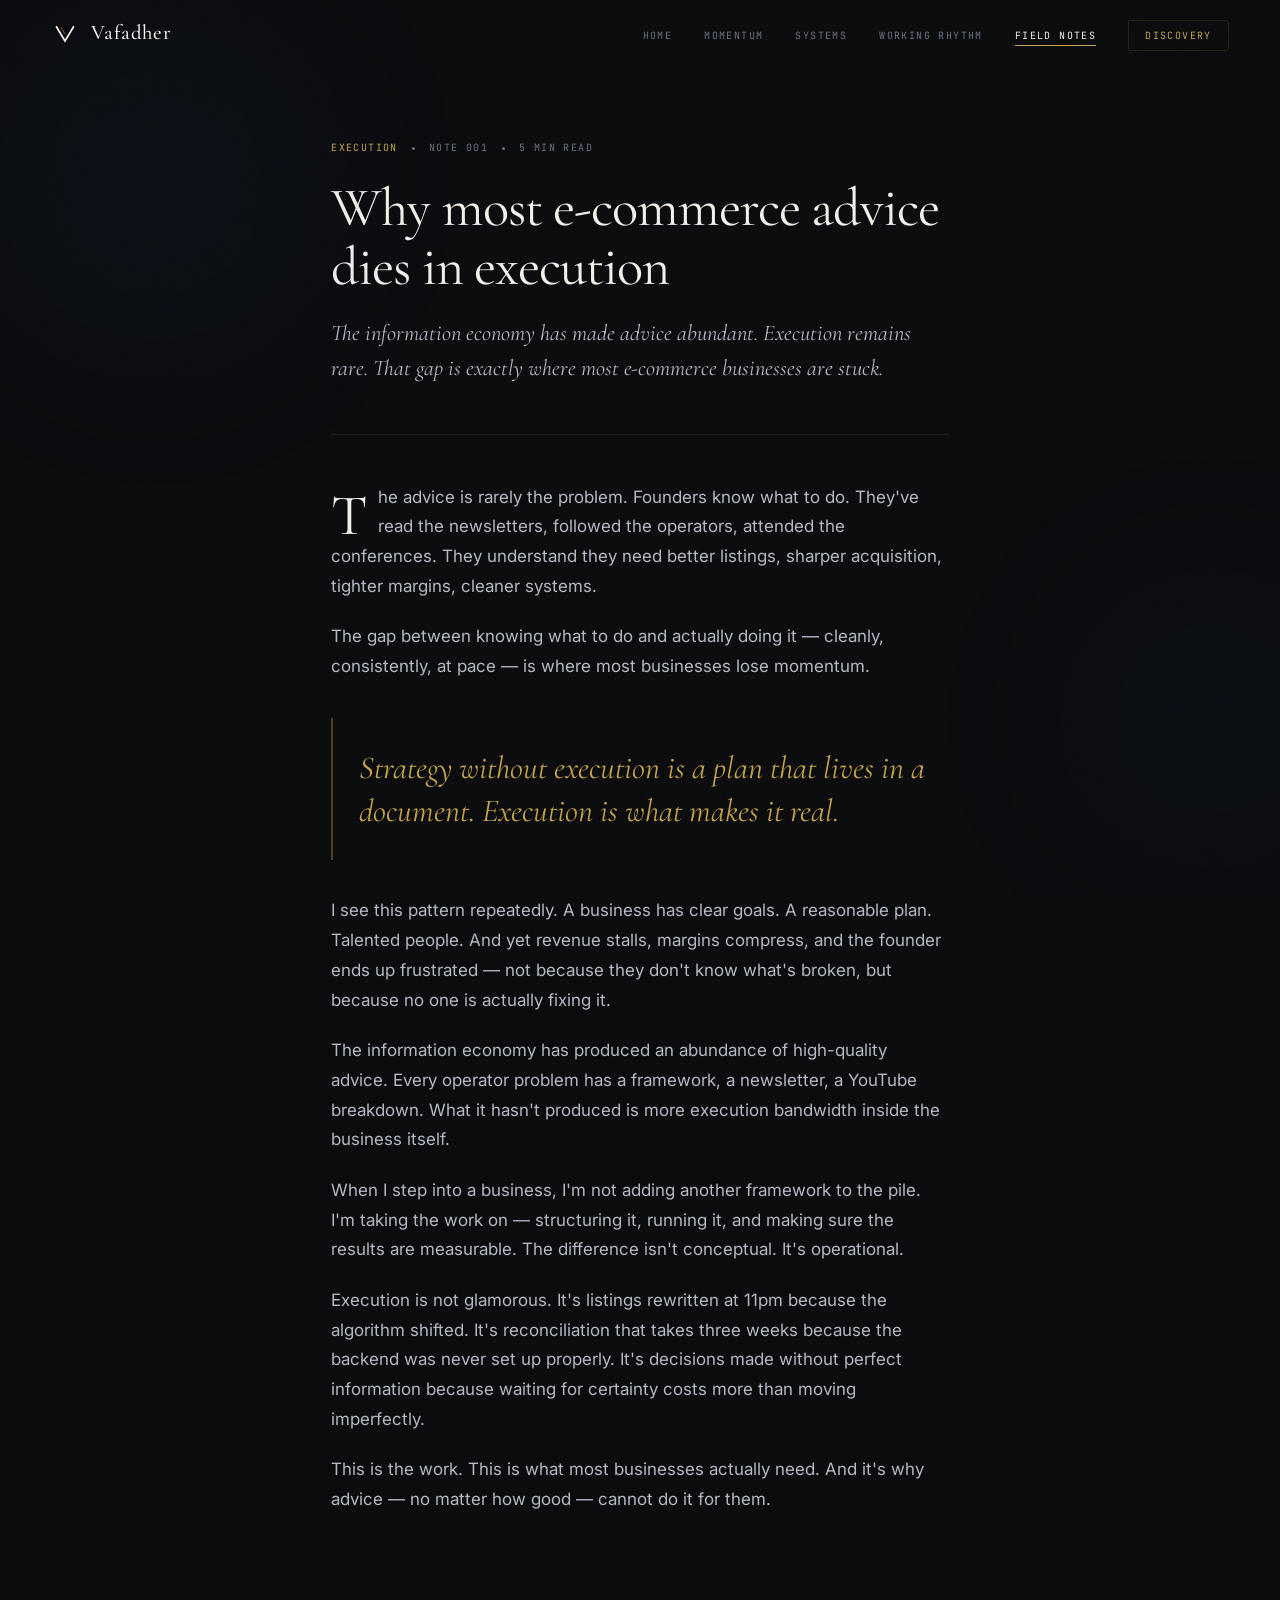
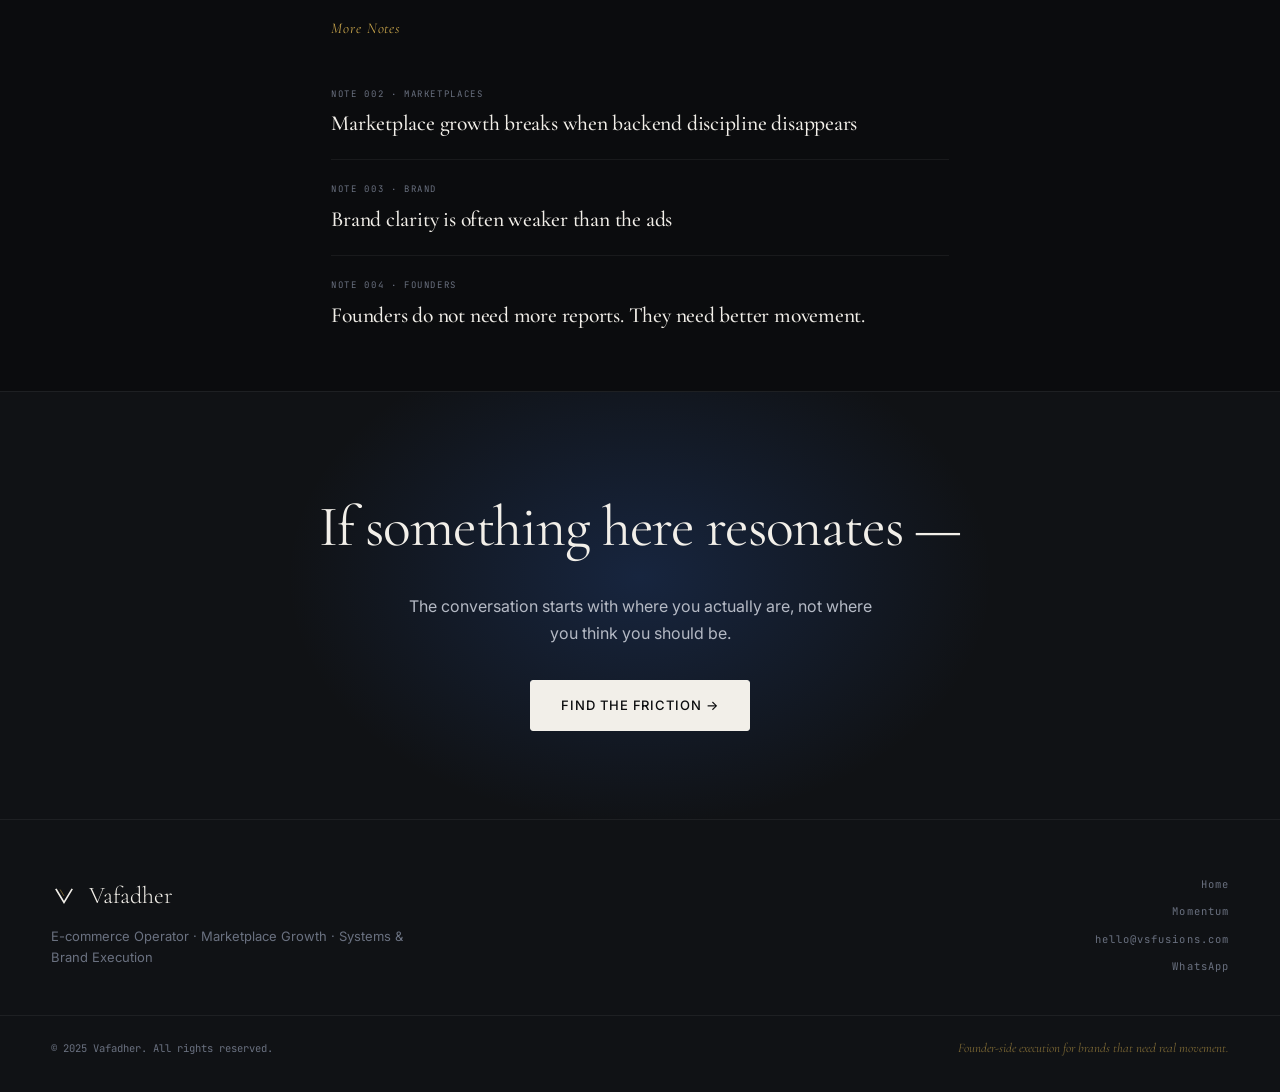
<file: field-notes.html>
<!DOCTYPE html>
<html lang="en">
<head>
  <meta charset="UTF-8" />
  <meta name="viewport" content="width=device-width, initial-scale=1.0" />
  <title>Field Notes — Vafadher</title>
  <meta name="description" content="Operator observations on execution, marketplaces, brand, and what founders usually miss." />
  <link rel="icon" type="image/svg+xml" href="data:image/svg+xml,%3Csvg xmlns='http://www.w3.org/2000/svg' viewBox='0 0 32 32'%3E%3Crect width='32' height='32' fill='%230b0c0e'/%3E%3Cpath d='M7 8 L16 24 L25 8' stroke='%23f2efe9' stroke-width='3' fill='none' stroke-linecap='square'/%3E%3Cpath d='M12 8 L16 16' stroke='%23c5a24a' stroke-width='1' fill='none'/%3E%3C/svg%3E" />
  <link rel="preconnect" href="https://fonts.googleapis.com" />
  <link rel="preconnect" href="https://fonts.gstatic.com" crossorigin />
  <link href="https://fonts.googleapis.com/css2?family=Cormorant+Garamond:ital,wght@0,300;0,400;0,500;1,300;1,400;1,500&family=Inter:wght@300;400;500;600&family=JetBrains+Mono:wght@300;400&display=swap" rel="stylesheet" />
  <link rel="stylesheet" href="styles.css" />
</head>
<body>
  <div class="grain" aria-hidden="true"></div>
  <div class="bg-orbs" aria-hidden="true">
    <div class="orb orb-1"></div>
    <div class="orb orb-2"></div>
  </div>

  <nav class="nav" id="nav">
    <div class="nav-inner">
      <a href="/" class="nav-logo">
        <svg class="logo-monogram" viewBox="0 0 40 40" xmlns="http://www.w3.org/2000/svg" aria-hidden="true">
          <path d="M8 10 L20 30 L32 10" stroke="currentColor" stroke-width="2.5" fill="none" stroke-linecap="square" stroke-linejoin="miter"/>
          <path d="M14 10 L20 20" stroke="var(--gold)" stroke-width="0.8" fill="none"/>
        </svg>
        <span class="logo-wordmark">Vafadher</span>
      </a>
      <ul class="nav-links">
        <li><a href="/" class="nav-link">Home</a></li>
        <li><a href="/momentum" class="nav-link">Momentum</a></li>
        <li><a href="/#systems" class="nav-link">Systems</a></li>
        <li><a href="/#working-rhythm" class="nav-link">Working Rhythm</a></li>
        <li><a href="/field-notes" class="nav-link active">Field Notes</a></li>
        <li><a href="/#discovery" class="nav-link nav-cta">Discovery</a></li>
      </ul>
      <button class="nav-toggle" id="navToggle" aria-label="Toggle menu">
        <span></span><span></span><span></span>
      </button>
    </div>
  </nav>

  <div class="mobile-nav" id="mobileNav">
    <ul>
      <li><a href="/" class="mob-link">Home</a></li>
      <li><a href="/momentum" class="mob-link">Momentum</a></li>
      <li><a href="/#systems" class="mob-link">Systems</a></li>
      <li><a href="/#working-rhythm" class="mob-link">Working Rhythm</a></li>
      <li><a href="/field-notes" class="mob-link">Field Notes</a></li>
      <li><a href="/#discovery" class="mob-link">Discovery</a></li>
    </ul>
  </div>

  <article class="fn-page-wrap" data-reveal>
    <header class="fn-article-hero">
      <div class="fn-article-meta">
        <span class="fn-article-tag">Execution</span>
        <span class="fn-article-dot"></span>
        <span>Note 001</span>
        <span class="fn-article-dot"></span>
        <span>5 min read</span>
      </div>
      <h1 class="fn-article-title">Why most e-commerce advice dies in execution</h1>
      <p class="fn-article-lede">The information economy has made advice abundant. Execution remains rare. That gap is exactly where most e-commerce businesses are stuck.</p>
    </header>

    <div class="fn-article-body">
      <p>The advice is rarely the problem. Founders know what to do. They've read the newsletters, followed the operators, attended the conferences. They understand they need better listings, sharper acquisition, tighter margins, cleaner systems.</p>

      <p>The gap between knowing what to do and actually doing it — cleanly, consistently, at pace — is where most businesses lose momentum.</p>

      <blockquote class="fn-pullquote">Strategy without execution is a plan that lives in a document. Execution is what makes it real.</blockquote>

      <p>I see this pattern repeatedly. A business has clear goals. A reasonable plan. Talented people. And yet revenue stalls, margins compress, and the founder ends up frustrated — not because they don't know what's broken, but because no one is actually fixing it.</p>

      <p>The information economy has produced an abundance of high-quality advice. Every operator problem has a framework, a newsletter, a YouTube breakdown. What it hasn't produced is more execution bandwidth inside the business itself.</p>

      <p>When I step into a business, I'm not adding another framework to the pile. I'm taking the work on — structuring it, running it, and making sure the results are measurable. The difference isn't conceptual. It's operational.</p>

      <p>Execution is not glamorous. It's listings rewritten at 11pm because the algorithm shifted. It's reconciliation that takes three weeks because the backend was never set up properly. It's decisions made without perfect information because waiting for certainty costs more than moving imperfectly.</p>

      <p>This is the work. This is what most businesses actually need. And it's why advice — no matter how good — cannot do it for them.</p>
    </div>
  </article>

  <section class="fn-more-list">
    <p class="fn-more-heading">More Notes</p>
    <a href="#" class="fn-more-item">
      <span class="fn-more-num">Note 002 · Marketplaces</span>
      <h3 class="fn-more-title">Marketplace growth breaks when backend discipline disappears</h3>
    </a>
    <a href="#" class="fn-more-item">
      <span class="fn-more-num">Note 003 · Brand</span>
      <h3 class="fn-more-title">Brand clarity is often weaker than the ads</h3>
    </a>
    <a href="#" class="fn-more-item">
      <span class="fn-more-num">Note 004 · Founders</span>
      <h3 class="fn-more-title">Founders do not need more reports. They need better movement.</h3>
    </a>
  </section>

  <div class="disc-cta-block" data-reveal>
    <h2>If something here resonates —</h2>
    <p>The conversation starts with where you actually are, not where you think you should be.</p>
    <a href="/#discovery" class="btn-primary">Find the Friction →</a>
  </div>

  <footer class="footer">
    <div class="footer-inner">
      <div>
        <div class="footer-brand-row">
          <svg class="footer-monogram" viewBox="0 0 40 40" xmlns="http://www.w3.org/2000/svg" aria-hidden="true">
            <path d="M8 10 L20 30 L32 10" stroke="currentColor" stroke-width="2.5" fill="none" stroke-linecap="square" stroke-linejoin="miter"/>
            <path d="M14 10 L20 20" stroke="var(--gold)" stroke-width="0.8" fill="none"/>
          </svg>
          <p class="footer-logo">Vafadher</p>
        </div>
        <p class="footer-pos">E-commerce Operator · Marketplace Growth · Systems & Brand Execution</p>
      </div>
      <nav class="footer-links">
        <a href="/">Home</a>
        <a href="/momentum">Momentum</a>
        <a href="mailto:hello@vsfusions.com">hello@vsfusions.com</a>
        <a href="https://wa.me/918019293069" target="_blank" rel="noopener">WhatsApp</a>
      </nav>
    </div>
    <div class="footer-base">
      <p>© 2025 Vafadher. All rights reserved.</p>
      <p class="footer-sign">Founder-side execution for brands that need real movement.</p>
    </div>
  </footer>

  <script src="script.js"></script>
</body>
</html>
</file>
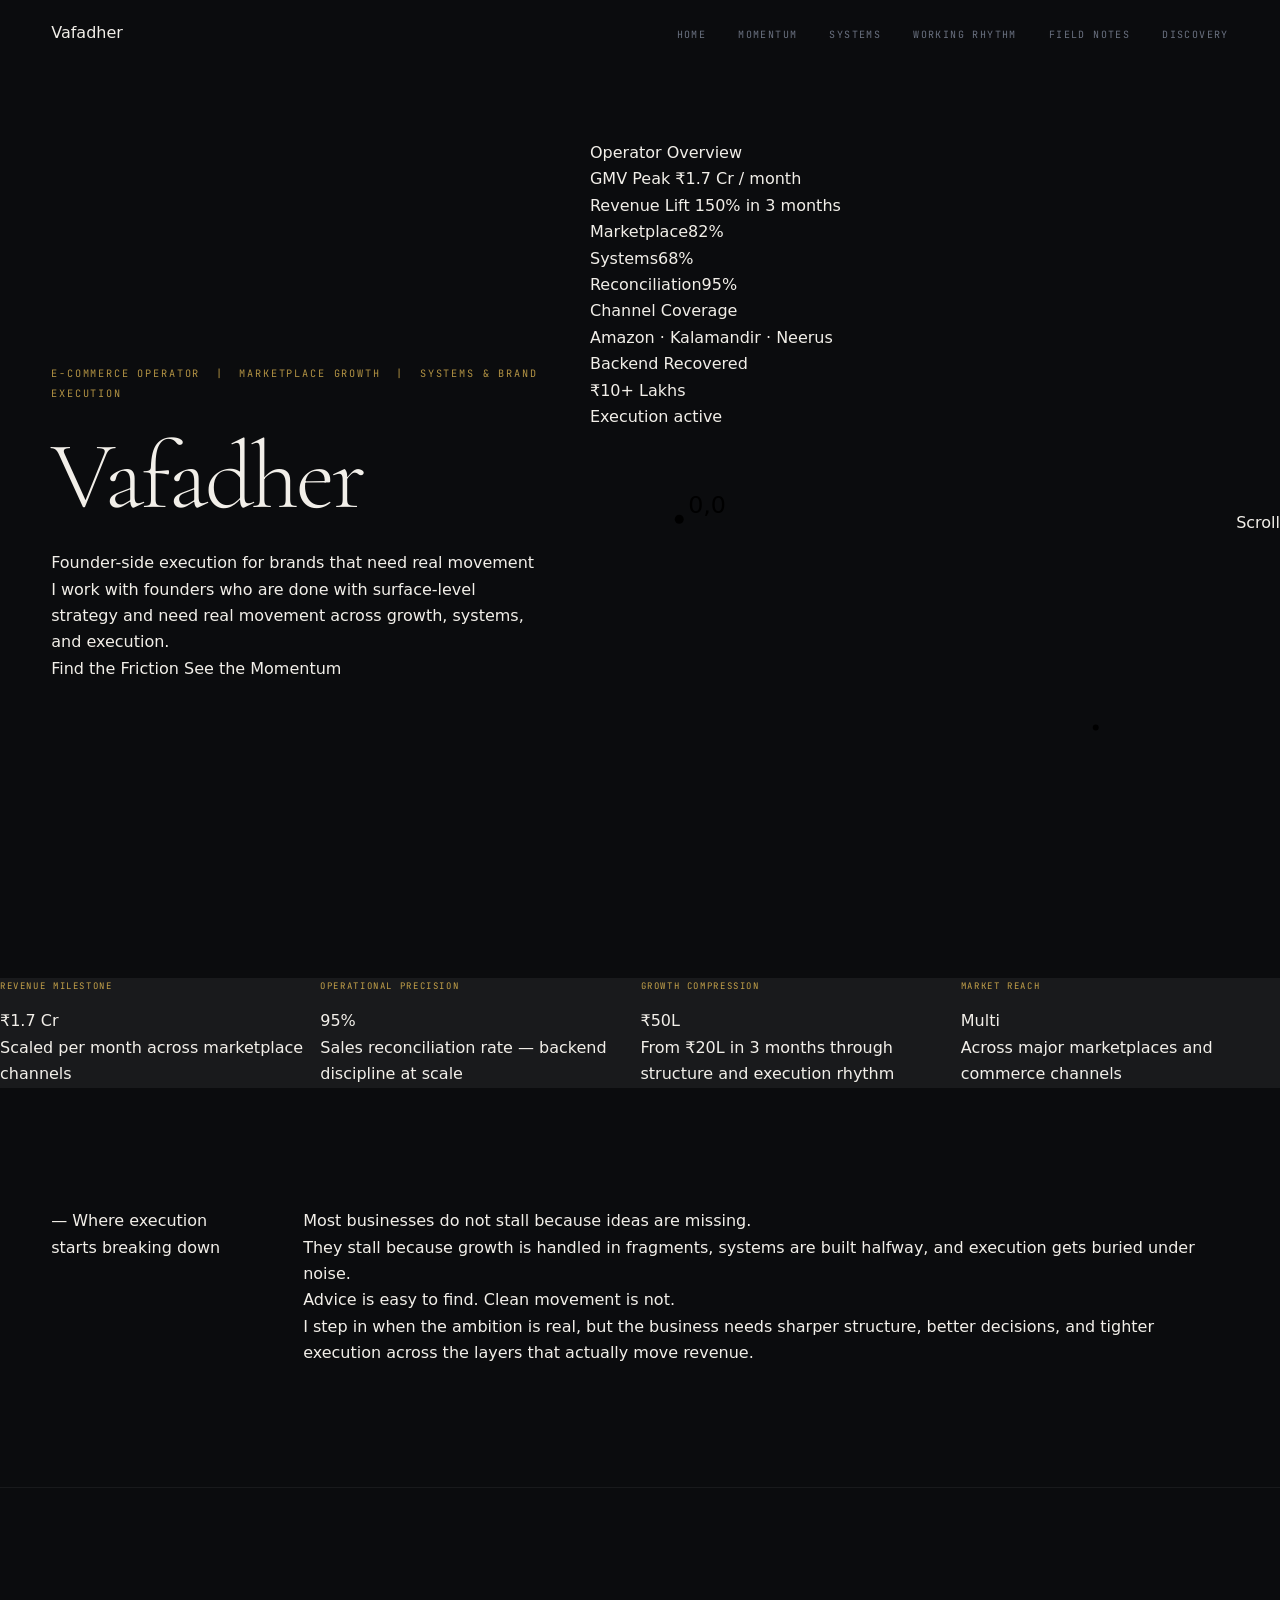
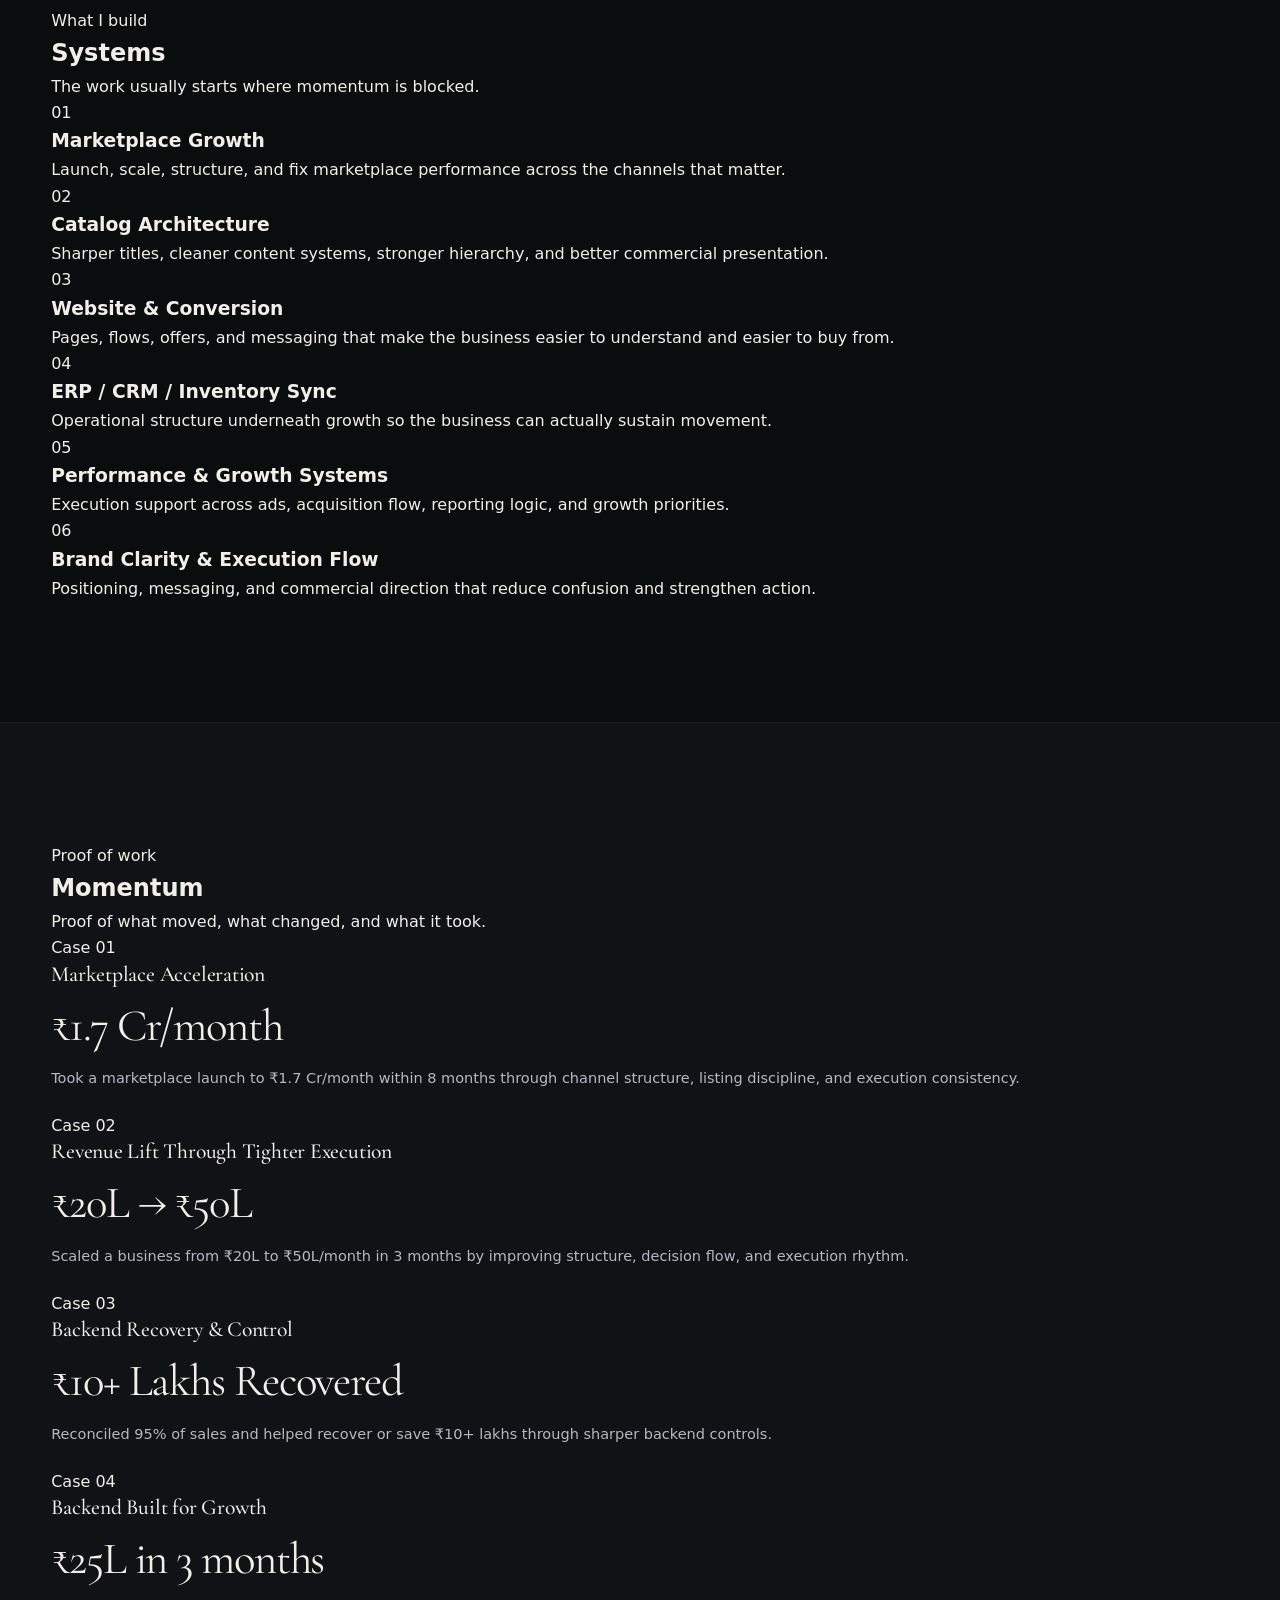
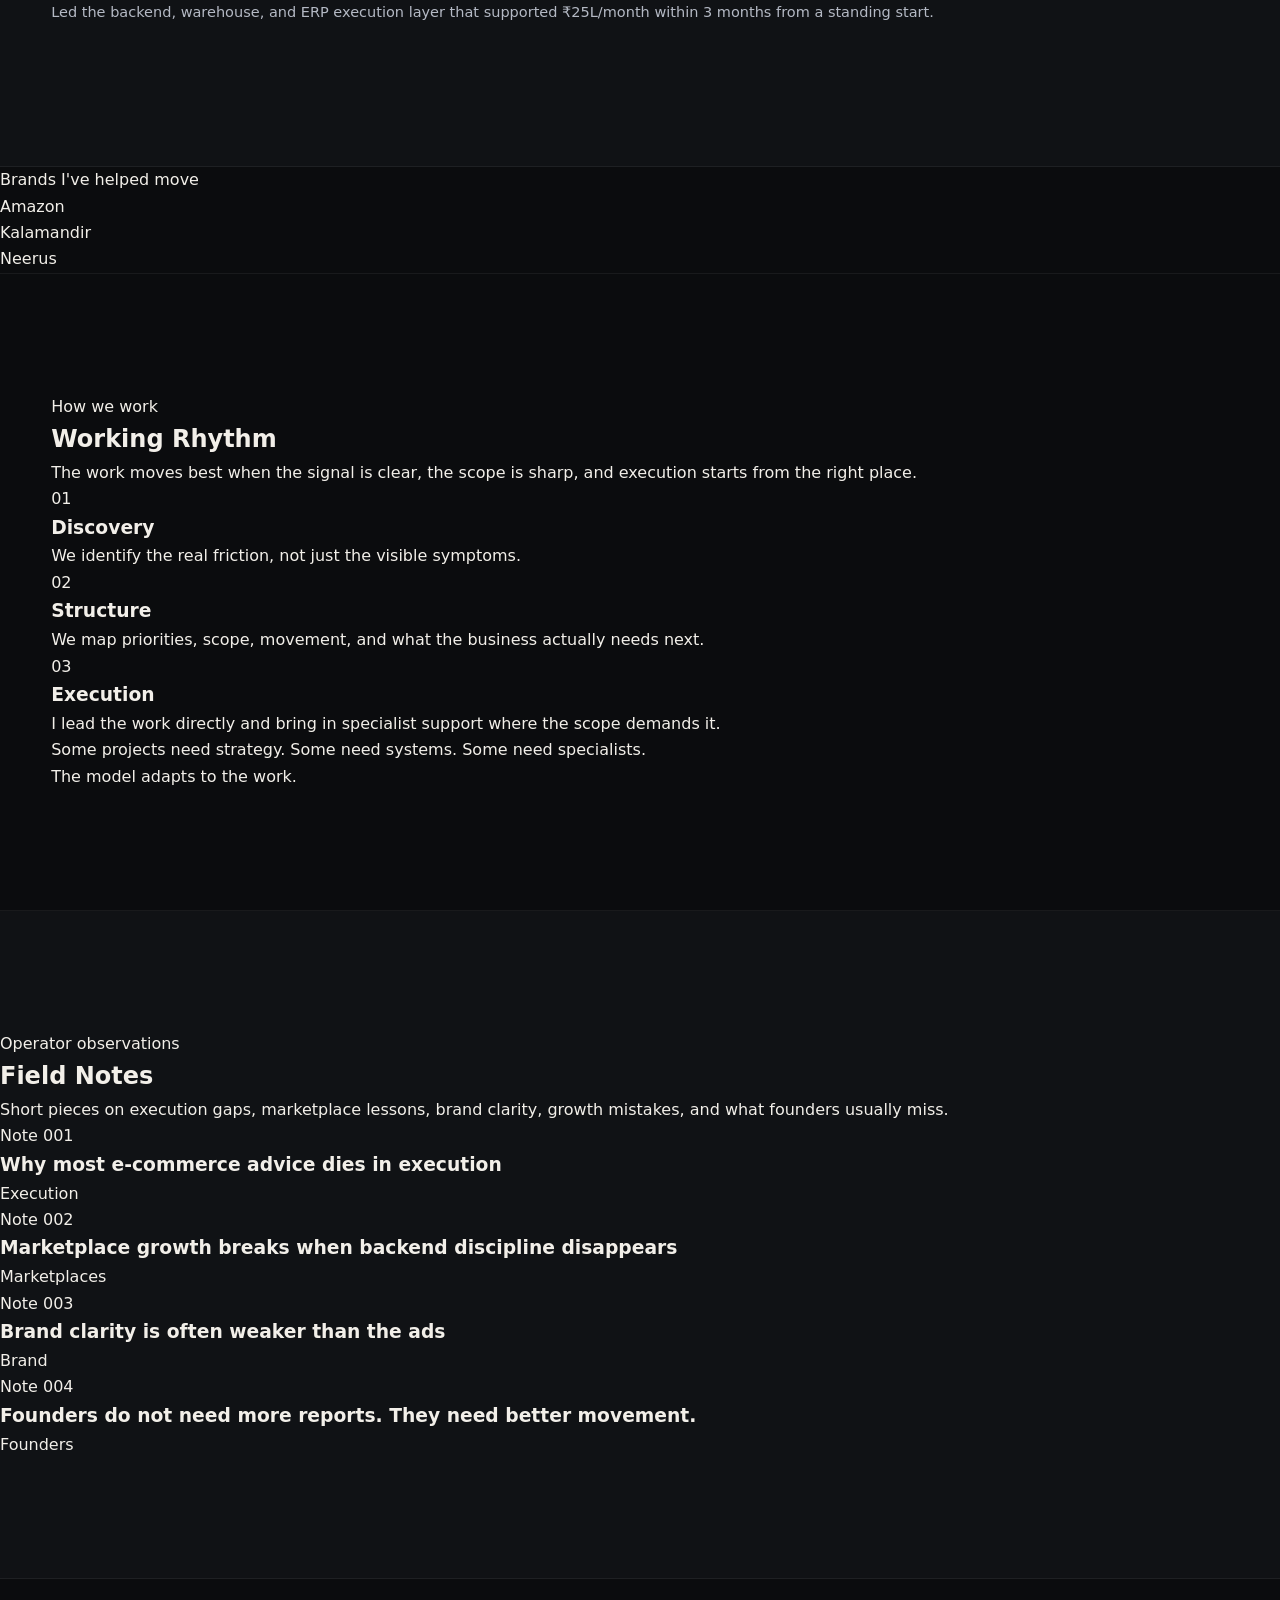
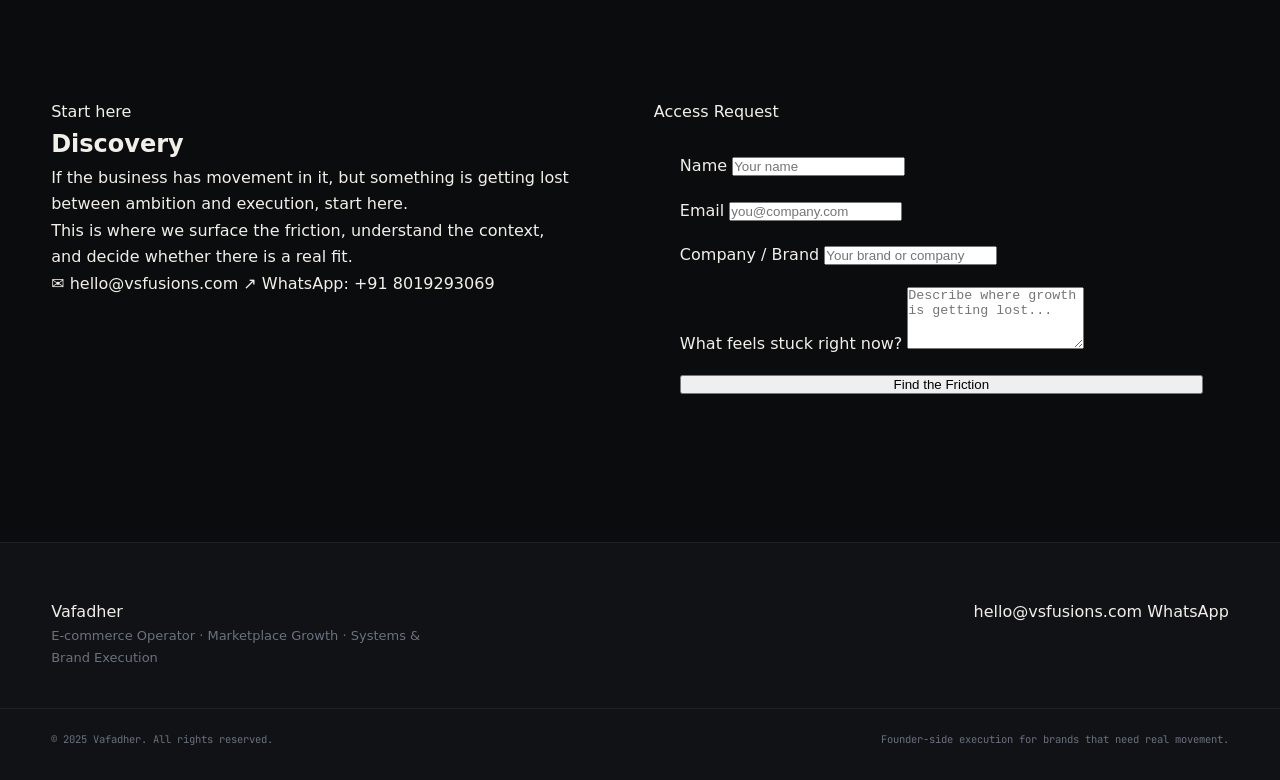
<file: index (1).html>
<!DOCTYPE html>
<html lang="en">
<head>
  <meta charset="UTF-8" />
  <meta name="viewport" content="width=device-width, initial-scale=1.0" />
  <title>Vafadher — E-commerce Operator & Marketplace Growth</title>
  <meta name="description" content="Founder-side execution for brands that need real movement across growth, systems, and execution." />
  <link rel="preconnect" href="https://fonts.googleapis.com" />
  <link rel="preconnect" href="https://fonts.gstatic.com" crossorigin />
  <link href="https://fonts.googleapis.com/css2?family=Cormorant+Garamond:ital,wght@0,300;0,400;0,500;0,600;1,300;1,400&family=DM+Sans:ital,opsz,wght@0,9..40,300;0,9..40,400;0,9..40,500;1,9..40,300&family=JetBrains+Mono:wght@300;400&display=swap" rel="stylesheet" />
  <link rel="stylesheet" href="styles.css" />
</head>
<body>

  <!-- NAV -->
  <nav class="nav" id="nav">
    <div class="nav-inner">
      <a href="#" class="nav-logo">Vafadher</a>
      <ul class="nav-links">
        <li><a href="#" class="nav-link active">Home</a></li>
        <li><a href="#momentum" class="nav-link">Momentum</a></li>
        <li><a href="#systems" class="nav-link">Systems</a></li>
        <li><a href="#working-rhythm" class="nav-link">Working Rhythm</a></li>
        <li><a href="#field-notes" class="nav-link">Field Notes</a></li>
        <li><a href="#discovery" class="nav-link nav-link--cta">Discovery</a></li>
      </ul>
      <button class="nav-toggle" id="navToggle" aria-label="Toggle menu">
        <span></span><span></span><span></span>
      </button>
    </div>
  </nav>

  <!-- MOBILE NAV -->
  <div class="mobile-nav" id="mobileNav">
    <ul>
      <li><a href="#" class="mobile-nav-link">Home</a></li>
      <li><a href="#momentum" class="mobile-nav-link">Momentum</a></li>
      <li><a href="#systems" class="mobile-nav-link">Systems</a></li>
      <li><a href="#working-rhythm" class="mobile-nav-link">Working Rhythm</a></li>
      <li><a href="#field-notes" class="mobile-nav-link">Field Notes</a></li>
      <li><a href="#discovery" class="mobile-nav-link">Discovery</a></li>
    </ul>
  </div>

  <!-- HERO -->
  <section class="hero" id="hero">
    <div class="hero-glow"></div>
    <div class="hero-inner">

      <!-- LEFT: Text -->
      <div class="hero-text" data-reveal>
        <p class="hero-overline">E-commerce Operator &nbsp;|&nbsp; Marketplace Growth &nbsp;|&nbsp; Systems & Brand Execution</p>
        <h1 class="hero-title">Vafadher</h1>
        <p class="hero-support">Founder-side execution for brands that need real movement</p>
        <p class="hero-statement">I work with founders who are done with surface-level strategy and need real movement across growth, systems, and execution.</p>
        <div class="hero-ctas">
          <a href="#discovery" class="btn btn--primary">Find the Friction</a>
          <a href="#momentum" class="btn btn--ghost">See the Momentum</a>
        </div>
      </div>

      <!-- RIGHT: Console composition -->
      <div class="hero-console" data-reveal data-reveal-delay="200">
        <div class="console-bg-panel"></div>
        <div class="console-grid"></div>

        <!-- Main panel -->
        <div class="console-main-panel">
          <div class="console-panel-header">
            <span class="console-dot"></span>
            <span class="console-dot"></span>
            <span class="console-dot"></span>
            <span class="console-panel-label">Operator Overview</span>
          </div>
          <div class="console-metrics">
            <div class="console-metric">
              <span class="console-metric-label">GMV Peak</span>
              <span class="console-metric-value">₹1.7 Cr</span>
              <span class="console-metric-sub">/ month</span>
            </div>
            <div class="console-metric">
              <span class="console-metric-label">Revenue Lift</span>
              <span class="console-metric-value">150%</span>
              <span class="console-metric-sub">in 3 months</span>
            </div>
          </div>
          <div class="console-bar-track">
            <div class="console-bar" style="--w:82%"><span>Marketplace</span><span>82%</span></div>
            <div class="console-bar" style="--w:68%"><span>Systems</span><span>68%</span></div>
            <div class="console-bar" style="--w:95%"><span>Reconciliation</span><span>95%</span></div>
          </div>
        </div>

        <!-- Float card 1 -->
        <div class="console-float console-float--1">
          <p class="float-label">Channel Coverage</p>
          <p class="float-value">Amazon · Kalamandir · Neerus</p>
        </div>

        <!-- Float card 2 -->
        <div class="console-float console-float--2">
          <p class="float-label">Backend Recovered</p>
          <p class="float-value">₹10+ Lakhs</p>
        </div>

        <!-- Float card 3: signal -->
        <div class="console-signal">
          <div class="console-signal-dot"></div>
          <span>Execution active</span>
        </div>

        <!-- Coordinate lines -->
        <svg class="console-lines" viewBox="0 0 400 320" xmlns="http://www.w3.org/2000/svg">
          <line x1="0" y1="60" x2="400" y2="60" />
          <line x1="60" y1="0" x2="60" y2="320" />
          <circle cx="60" cy="60" r="3" />
          <text x="66" y="56" class="coord-label">0,0</text>
          <line x1="340" y1="200" x2="400" y2="200" stroke-dasharray="4,4" />
          <line x1="340" y1="200" x2="340" y2="320" stroke-dasharray="4,4" />
          <circle cx="340" cy="200" r="2" />
        </svg>
      </div>

    </div>

    <!-- Scroll indicator -->
    <div class="hero-scroll">
      <span>Scroll</span>
      <div class="scroll-line"></div>
    </div>
  </section>

  <!-- PROOF ARTIFACTS -->
  <section class="proof" id="proof">
    <div class="proof-inner">
      <div class="proof-item" data-reveal>
        <div class="proof-detail-lines">
          <div class="proof-line-h"></div>
          <div class="proof-line-v"></div>
        </div>
        <p class="proof-micro">Revenue Milestone</p>
        <p class="proof-metric">₹1.7 Cr</p>
        <p class="proof-sub">Scaled per month across marketplace channels</p>
      </div>
      <div class="proof-item" data-reveal data-reveal-delay="100">
        <div class="proof-detail-lines">
          <div class="proof-line-h"></div>
          <div class="proof-line-v"></div>
        </div>
        <p class="proof-micro">Operational Precision</p>
        <p class="proof-metric">95%</p>
        <p class="proof-sub">Sales reconciliation rate — backend discipline at scale</p>
      </div>
      <div class="proof-item" data-reveal data-reveal-delay="200">
        <div class="proof-detail-lines">
          <div class="proof-line-h"></div>
          <div class="proof-line-v"></div>
        </div>
        <p class="proof-micro">Growth Compression</p>
        <p class="proof-metric">₹50L</p>
        <p class="proof-sub">From ₹20L in 3 months through structure and execution rhythm</p>
      </div>
      <div class="proof-item" data-reveal data-reveal-delay="300">
        <div class="proof-detail-lines">
          <div class="proof-line-h"></div>
          <div class="proof-line-v"></div>
        </div>
        <p class="proof-micro">Market Reach</p>
        <p class="proof-metric">Multi</p>
        <p class="proof-sub">Across major marketplaces and commerce channels</p>
      </div>
    </div>
  </section>

  <!-- EXECUTION BREAKDOWN -->
  <section class="breakdown" id="breakdown">
    <div class="breakdown-inner">
      <div class="breakdown-overline" data-reveal>
        <span class="breakdown-index">—</span>
        <span>Where execution starts breaking down</span>
      </div>
      <div class="breakdown-body" data-reveal data-reveal-delay="150">
        <p class="breakdown-para">Most businesses do not stall because ideas are missing.</p>
        <p class="breakdown-para">They stall because growth is handled in fragments, systems are built halfway, and execution gets buried under noise.</p>
        <p class="breakdown-para breakdown-para--accent">Advice is easy to find. Clean movement is not.</p>
        <p class="breakdown-para">I step in when the ambition is real, but the business needs sharper structure, better decisions, and tighter execution across the layers that actually move revenue.</p>
      </div>
    </div>
    <div class="breakdown-rule" data-reveal></div>
  </section>

  <!-- SYSTEMS -->
  <section class="systems" id="systems">
    <div class="systems-inner">
      <div class="systems-header" data-reveal>
        <p class="section-overline">What I build</p>
        <h2 class="section-heading">Systems</h2>
        <p class="systems-intro">The work usually starts where momentum is blocked.</p>
      </div>
      <div class="systems-grid">
        <div class="sys-card sys-card--wide" data-reveal>
          <div class="sys-card-index">01</div>
          <div class="sys-card-content">
            <h3>Marketplace Growth</h3>
            <p>Launch, scale, structure, and fix marketplace performance across the channels that matter.</p>
          </div>
          <div class="sys-card-corner"></div>
        </div>
        <div class="sys-card" data-reveal data-reveal-delay="80">
          <div class="sys-card-index">02</div>
          <div class="sys-card-content">
            <h3>Catalog Architecture</h3>
            <p>Sharper titles, cleaner content systems, stronger hierarchy, and better commercial presentation.</p>
          </div>
          <div class="sys-card-corner"></div>
        </div>
        <div class="sys-card" data-reveal data-reveal-delay="120">
          <div class="sys-card-index">03</div>
          <div class="sys-card-content">
            <h3>Website & Conversion</h3>
            <p>Pages, flows, offers, and messaging that make the business easier to understand and easier to buy from.</p>
          </div>
          <div class="sys-card-corner"></div>
        </div>
        <div class="sys-card sys-card--tall" data-reveal data-reveal-delay="60">
          <div class="sys-card-index">04</div>
          <div class="sys-card-content">
            <h3>ERP / CRM / Inventory Sync</h3>
            <p>Operational structure underneath growth so the business can actually sustain movement.</p>
          </div>
          <div class="sys-card-corner"></div>
        </div>
        <div class="sys-card" data-reveal data-reveal-delay="160">
          <div class="sys-card-index">05</div>
          <div class="sys-card-content">
            <h3>Performance & Growth Systems</h3>
            <p>Execution support across ads, acquisition flow, reporting logic, and growth priorities.</p>
          </div>
          <div class="sys-card-corner"></div>
        </div>
        <div class="sys-card sys-card--accent" data-reveal data-reveal-delay="200">
          <div class="sys-card-index">06</div>
          <div class="sys-card-content">
            <h3>Brand Clarity & Execution Flow</h3>
            <p>Positioning, messaging, and commercial direction that reduce confusion and strengthen action.</p>
          </div>
          <div class="sys-card-corner"></div>
        </div>
      </div>
    </div>
  </section>

  <!-- MOMENTUM -->
  <section class="momentum" id="momentum">
    <div class="momentum-inner">
      <div class="momentum-header" data-reveal>
        <p class="section-overline">Proof of work</p>
        <h2 class="section-heading">Momentum</h2>
        <p class="momentum-intro">Proof of what moved, what changed, and what it took.</p>
      </div>
      <div class="momentum-cases">
        <div class="case" data-reveal>
          <div class="case-top">
            <span class="case-index">Case 01</span>
            <div class="case-glow"></div>
          </div>
          <h3 class="case-title">Marketplace Acceleration</h3>
          <p class="case-result">₹1.7 Cr/month</p>
          <p class="case-body">Took a marketplace launch to ₹1.7 Cr/month within 8 months through channel structure, listing discipline, and execution consistency.</p>
        </div>
        <div class="case" data-reveal data-reveal-delay="100">
          <div class="case-top">
            <span class="case-index">Case 02</span>
            <div class="case-glow"></div>
          </div>
          <h3 class="case-title">Revenue Lift Through Tighter Execution</h3>
          <p class="case-result">₹20L → ₹50L</p>
          <p class="case-body">Scaled a business from ₹20L to ₹50L/month in 3 months by improving structure, decision flow, and execution rhythm.</p>
        </div>
        <div class="case" data-reveal data-reveal-delay="200">
          <div class="case-top">
            <span class="case-index">Case 03</span>
            <div class="case-glow"></div>
          </div>
          <h3 class="case-title">Backend Recovery & Control</h3>
          <p class="case-result">₹10+ Lakhs Recovered</p>
          <p class="case-body">Reconciled 95% of sales and helped recover or save ₹10+ lakhs through sharper backend controls.</p>
        </div>
        <div class="case" data-reveal data-reveal-delay="300">
          <div class="case-top">
            <span class="case-index">Case 04</span>
            <div class="case-glow"></div>
          </div>
          <h3 class="case-title">Backend Built for Growth</h3>
          <p class="case-result">₹25L in 3 months</p>
          <p class="case-body">Led the backend, warehouse, and ERP execution layer that supported ₹25L/month within 3 months from a standing start.</p>
        </div>
      </div>
    </div>
  </section>

  <!-- BRANDS -->
  <section class="brands" id="brands">
    <div class="brands-inner">
      <p class="brands-label" data-reveal>Brands I've helped move</p>
      <div class="brands-list" data-reveal data-reveal-delay="100">
        <div class="brand-item">
          <span class="brand-name">Amazon</span>
        </div>
        <div class="brand-divider"></div>
        <div class="brand-item">
          <span class="brand-name">Kalamandir</span>
        </div>
        <div class="brand-divider"></div>
        <div class="brand-item">
          <span class="brand-name">Neerus</span>
        </div>
      </div>
    </div>
  </section>

  <!-- WORKING RHYTHM -->
  <section class="rhythm" id="working-rhythm">
    <div class="rhythm-inner">
      <div class="rhythm-header" data-reveal>
        <p class="section-overline">How we work</p>
        <h2 class="section-heading">Working Rhythm</h2>
        <p class="rhythm-intro">The work moves best when the signal is clear, the scope is sharp, and execution starts from the right place.</p>
      </div>
      <div class="rhythm-steps">
        <div class="rhythm-step" data-reveal>
          <div class="rhythm-step-marker">
            <span class="rhythm-step-num">01</span>
          </div>
          <div class="rhythm-step-track"></div>
          <div class="rhythm-step-body">
            <h3 class="rhythm-step-title">Discovery</h3>
            <p>We identify the real friction, not just the visible symptoms.</p>
          </div>
        </div>
        <div class="rhythm-step" data-reveal data-reveal-delay="120">
          <div class="rhythm-step-marker">
            <span class="rhythm-step-num">02</span>
          </div>
          <div class="rhythm-step-track"></div>
          <div class="rhythm-step-body">
            <h3 class="rhythm-step-title">Structure</h3>
            <p>We map priorities, scope, movement, and what the business actually needs next.</p>
          </div>
        </div>
        <div class="rhythm-step" data-reveal data-reveal-delay="240">
          <div class="rhythm-step-marker">
            <span class="rhythm-step-num">03</span>
          </div>
          <div class="rhythm-step-track rhythm-step-track--last"></div>
          <div class="rhythm-step-body">
            <h3 class="rhythm-step-title">Execution</h3>
            <p>I lead the work directly and bring in specialist support where the scope demands it.</p>
          </div>
        </div>
      </div>
      <p class="rhythm-note" data-reveal>Some projects need strategy. Some need systems. Some need specialists.<br>The model adapts to the work.</p>
    </div>
  </section>

  <!-- FIELD NOTES -->
  <section class="field-notes" id="field-notes">
    <div class="field-notes-inner">
      <div class="field-notes-header" data-reveal>
        <p class="section-overline">Operator observations</p>
        <h2 class="section-heading">Field Notes</h2>
        <p class="field-notes-intro">Short pieces on execution gaps, marketplace lessons, brand clarity, growth mistakes, and what founders usually miss.</p>
      </div>
      <div class="notes-grid">
        <article class="note" data-reveal>
          <div class="note-edge"></div>
          <div class="note-inner">
            <p class="note-index">Note 001</p>
            <h3 class="note-title">Why most e-commerce advice dies in execution</h3>
            <p class="note-tag">Execution</p>
          </div>
        </article>
        <article class="note" data-reveal data-reveal-delay="80">
          <div class="note-edge"></div>
          <div class="note-inner">
            <p class="note-index">Note 002</p>
            <h3 class="note-title">Marketplace growth breaks when backend discipline disappears</h3>
            <p class="note-tag">Marketplaces</p>
          </div>
        </article>
        <article class="note note--wide" data-reveal data-reveal-delay="160">
          <div class="note-edge"></div>
          <div class="note-inner">
            <p class="note-index">Note 003</p>
            <h3 class="note-title">Brand clarity is often weaker than the ads</h3>
            <p class="note-tag">Brand</p>
          </div>
        </article>
        <article class="note note--wide" data-reveal data-reveal-delay="240">
          <div class="note-edge"></div>
          <div class="note-inner">
            <p class="note-index">Note 004</p>
            <h3 class="note-title">Founders do not need more reports. They need better movement.</h3>
            <p class="note-tag">Founders</p>
          </div>
        </article>
      </div>
    </div>
  </section>

  <!-- DISCOVERY -->
  <section class="discovery" id="discovery">
    <div class="discovery-glow"></div>
    <div class="discovery-inner">

      <!-- Left -->
      <div class="discovery-left" data-reveal>
        <p class="section-overline">Start here</p>
        <h2 class="section-heading discovery-heading">Discovery</h2>
        <p class="discovery-body">If the business has movement in it, but something is getting lost between ambition and execution, start here.</p>
        <p class="discovery-body">This is where we surface the friction, understand the context, and decide whether there is a real fit.</p>
        <div class="discovery-contacts">
          <a href="mailto:hello@vsfusions.com" class="discovery-contact">
            <span class="contact-icon">✉</span>
            <span>hello@vsfusions.com</span>
          </a>
          <a href="https://wa.me/918019293069" class="discovery-contact" target="_blank" rel="noopener">
            <span class="contact-icon">↗</span>
            <span>WhatsApp: +91 8019293069</span>
          </a>
        </div>
      </div>

      <!-- Right: Form -->
      <div class="discovery-form-wrap" data-reveal data-reveal-delay="180">
        <div class="discovery-form-panel">
          <div class="discovery-form-header">
            <span class="form-header-label">Access Request</span>
          </div>
          <form class="discovery-form" id="discoveryForm">
            <div class="form-field">
              <label for="fname">Name</label>
              <input type="text" id="fname" name="name" placeholder="Your name" autocomplete="off" />
            </div>
            <div class="form-field">
              <label for="femail">Email</label>
              <input type="email" id="femail" name="email" placeholder="you@company.com" autocomplete="off" />
            </div>
            <div class="form-field">
              <label for="fbrand">Company / Brand</label>
              <input type="text" id="fbrand" name="brand" placeholder="Your brand or company" autocomplete="off" />
            </div>
            <div class="form-field">
              <label for="fstuck">What feels stuck right now?</label>
              <textarea id="fstuck" name="stuck" rows="4" placeholder="Describe where growth is getting lost..."></textarea>
            </div>
            <button type="submit" class="btn btn--primary btn--full">Find the Friction</button>
          </form>
        </div>
      </div>

    </div>
  </section>

  <!-- FOOTER -->
  <footer class="footer">
    <div class="footer-inner">
      <div class="footer-left">
        <p class="footer-brand">Vafadher</p>
        <p class="footer-pos">E-commerce Operator · Marketplace Growth · Systems & Brand Execution</p>
      </div>
      <div class="footer-right">
        <a href="mailto:hello@vsfusions.com" class="footer-link">hello@vsfusions.com</a>
        <a href="https://wa.me/918019293069" class="footer-link" target="_blank">WhatsApp</a>
      </div>
    </div>
    <div class="footer-base">
      <p>© 2025 Vafadher. All rights reserved.</p>
      <p class="footer-gold">Founder-side execution for brands that need real movement.</p>
    </div>
  </footer>

  <script src="script.js"></script>
</body>
</html>
</file>
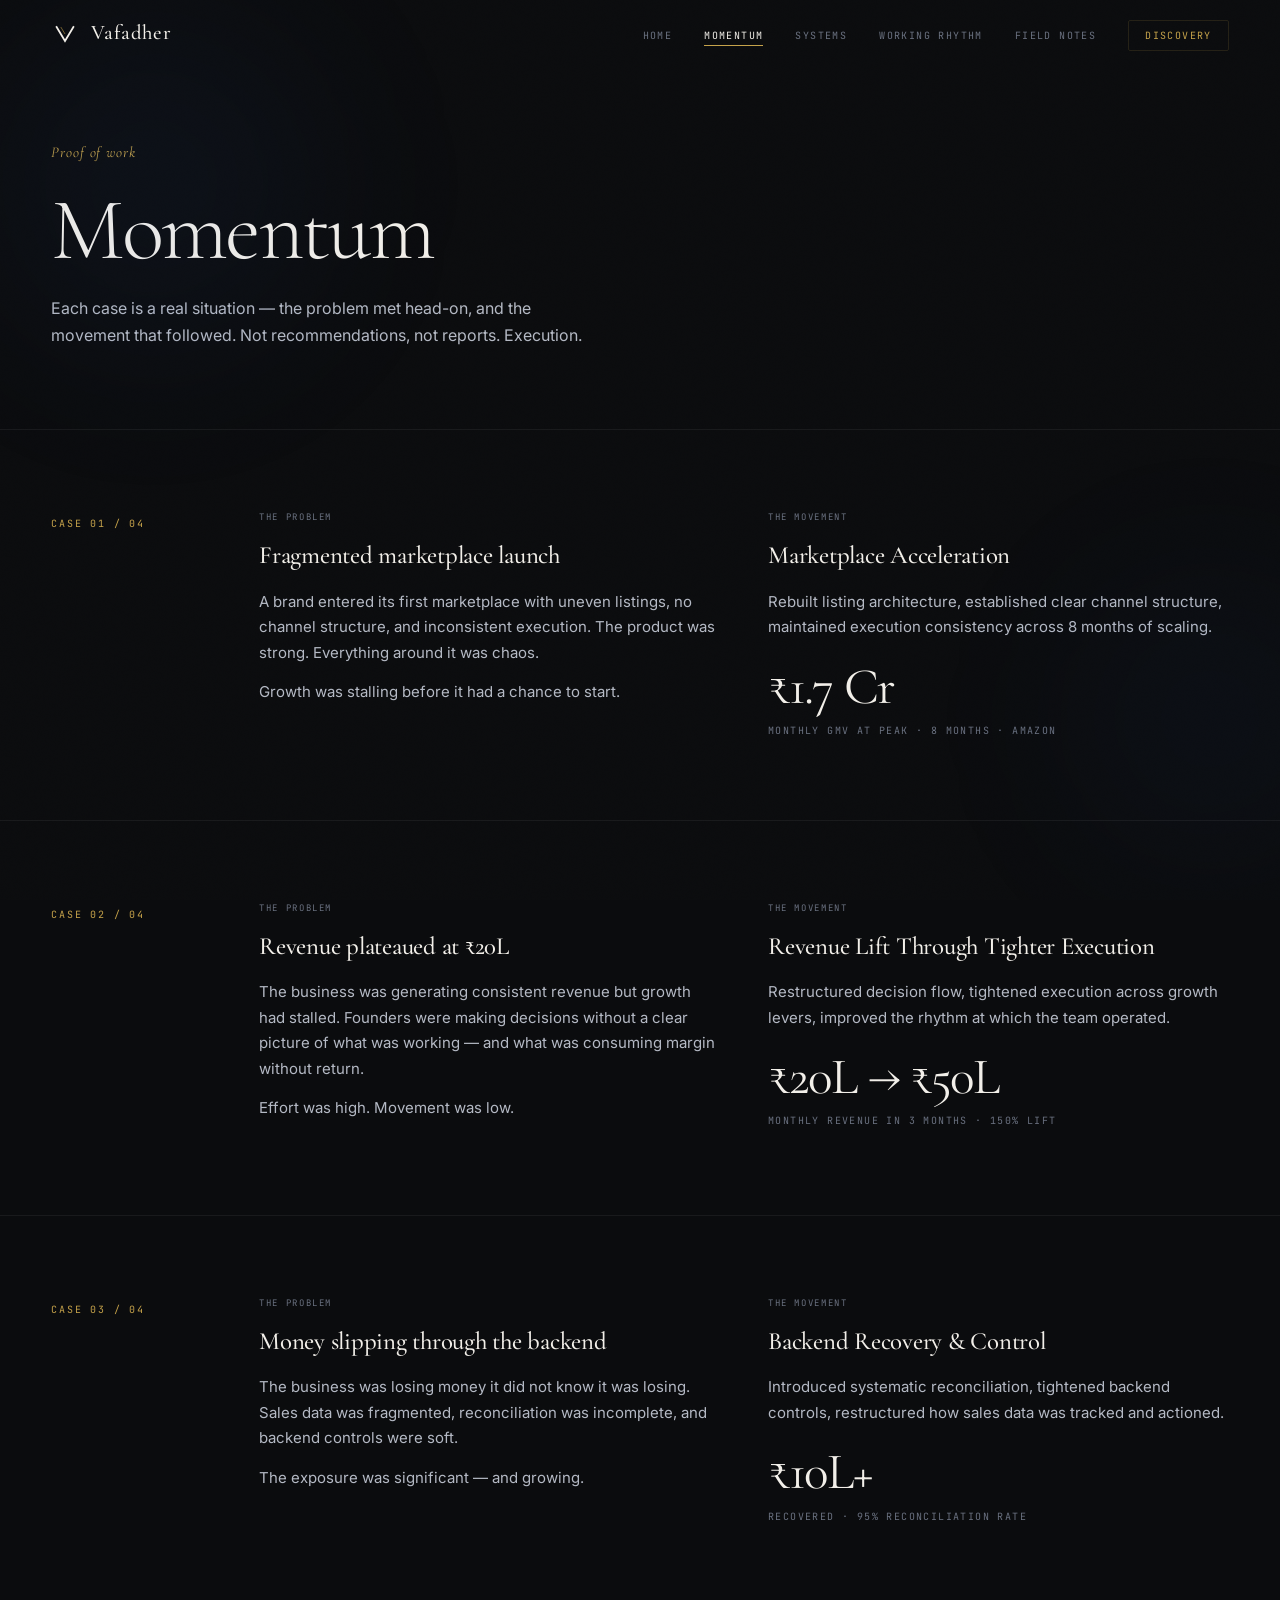
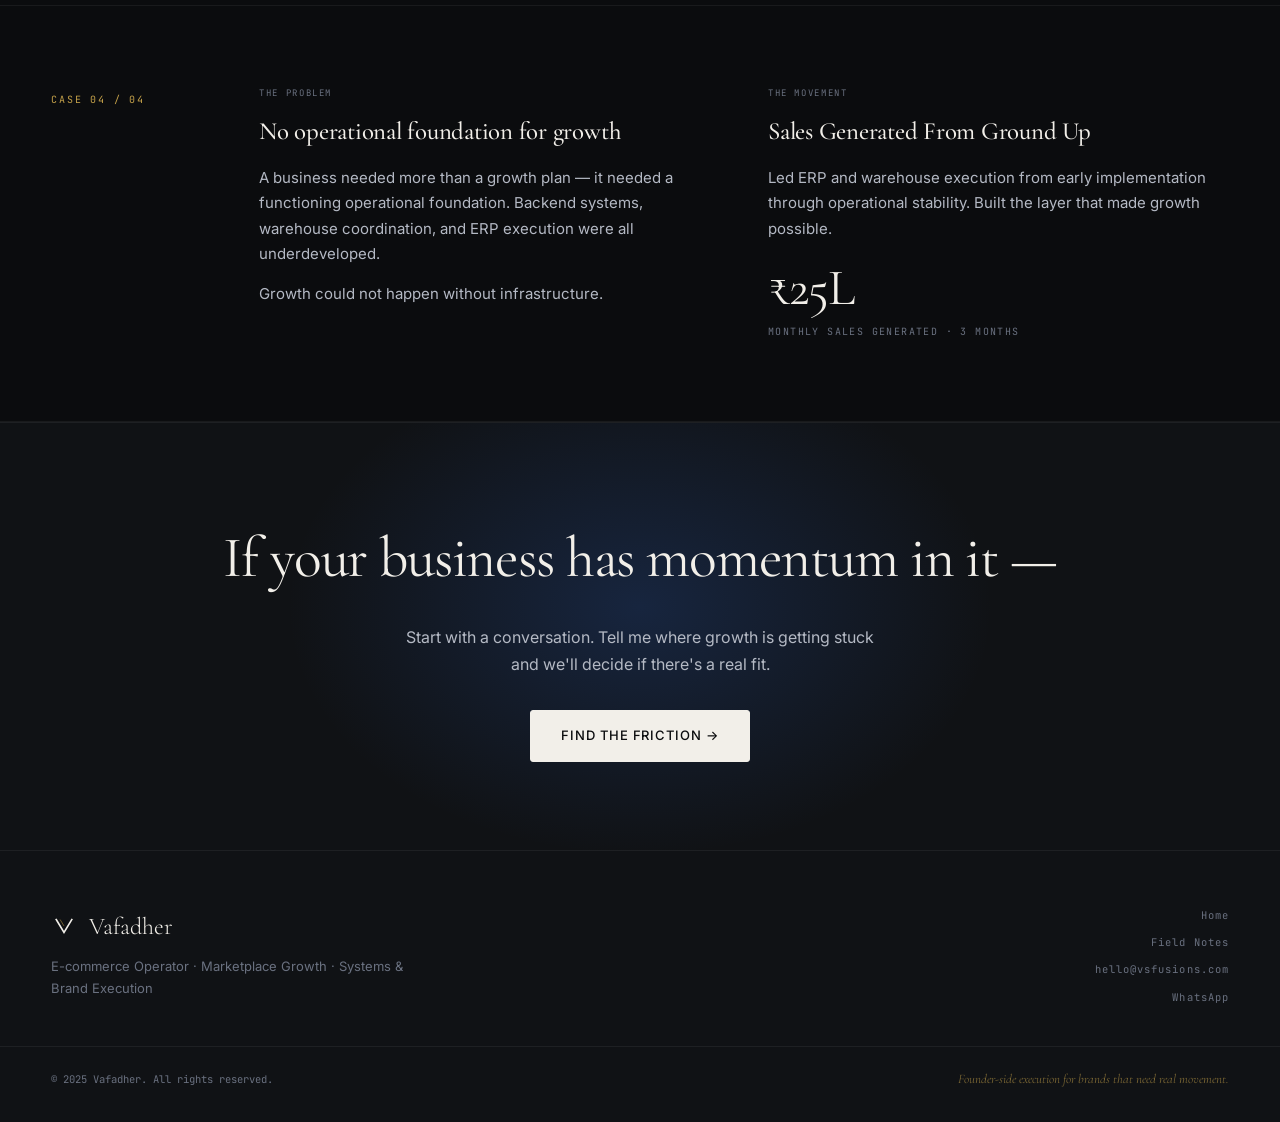
<file: momentum.html>
<!DOCTYPE html>
<html lang="en">
<head>
  <meta charset="UTF-8" />
  <meta name="viewport" content="width=device-width, initial-scale=1.0" />
  <title>Momentum — Vafadher</title>
  <meta name="description" content="Proof of what moved, what changed, and what it took." />
  <link rel="icon" type="image/svg+xml" href="data:image/svg+xml,%3Csvg xmlns='http://www.w3.org/2000/svg' viewBox='0 0 32 32'%3E%3Crect width='32' height='32' fill='%230b0c0e'/%3E%3Cpath d='M7 8 L16 24 L25 8' stroke='%23f2efe9' stroke-width='3' fill='none' stroke-linecap='square'/%3E%3Cpath d='M12 8 L16 16' stroke='%23c5a24a' stroke-width='1' fill='none'/%3E%3C/svg%3E" />
  <link rel="preconnect" href="https://fonts.googleapis.com" />
  <link rel="preconnect" href="https://fonts.gstatic.com" crossorigin />
  <link href="https://fonts.googleapis.com/css2?family=Cormorant+Garamond:ital,wght@0,300;0,400;0,500;1,300;1,400;1,500&family=Inter:wght@300;400;500;600&family=JetBrains+Mono:wght@300;400&display=swap" rel="stylesheet" />
  <link rel="stylesheet" href="styles.css" />
</head>
<body>
  <div class="grain" aria-hidden="true"></div>
  <div class="bg-orbs" aria-hidden="true">
    <div class="orb orb-1"></div>
    <div class="orb orb-2"></div>
  </div>

  <nav class="nav" id="nav">
    <div class="nav-inner">
      <a href="/" class="nav-logo">
        <svg class="logo-monogram" viewBox="0 0 40 40" xmlns="http://www.w3.org/2000/svg" aria-hidden="true">
          <path d="M8 10 L20 30 L32 10" stroke="currentColor" stroke-width="2.5" fill="none" stroke-linecap="square" stroke-linejoin="miter"/>
          <path d="M14 10 L20 20" stroke="var(--gold)" stroke-width="0.8" fill="none"/>
        </svg>
        <span class="logo-wordmark">Vafadher</span>
      </a>
      <ul class="nav-links">
        <li><a href="/" class="nav-link">Home</a></li>
        <li><a href="/momentum" class="nav-link active">Momentum</a></li>
        <li><a href="/#systems" class="nav-link">Systems</a></li>
        <li><a href="/#working-rhythm" class="nav-link">Working Rhythm</a></li>
        <li><a href="/field-notes" class="nav-link">Field Notes</a></li>
        <li><a href="/#discovery" class="nav-link nav-cta">Discovery</a></li>
      </ul>
      <button class="nav-toggle" id="navToggle" aria-label="Toggle menu">
        <span></span><span></span><span></span>
      </button>
    </div>
  </nav>

  <div class="mobile-nav" id="mobileNav">
    <ul>
      <li><a href="/" class="mob-link">Home</a></li>
      <li><a href="/momentum" class="mob-link">Momentum</a></li>
      <li><a href="/#systems" class="mob-link">Systems</a></li>
      <li><a href="/#working-rhythm" class="mob-link">Working Rhythm</a></li>
      <li><a href="/field-notes" class="mob-link">Field Notes</a></li>
      <li><a href="/#discovery" class="mob-link">Discovery</a></li>
    </ul>
  </div>

  <div class="page-hero" data-reveal>
    <span class="page-hero-eyebrow">Proof of work</span>
    <h1>Momentum</h1>
    <p>Each case is a real situation — the problem met head-on, and the movement that followed. Not recommendations, not reports. Execution.</p>
  </div>

  <section class="m-case-v2" data-reveal>
    <div class="m-case-meta-col">Case 01 / 04</div>
    <div class="m-col-problem">
      <span class="m-case-col-label">The Problem</span>
      <h3>Fragmented marketplace launch</h3>
      <p>A brand entered its first marketplace with uneven listings, no channel structure, and inconsistent execution. The product was strong. Everything around it was chaos.</p>
      <p>Growth was stalling before it had a chance to start.</p>
    </div>
    <div class="m-col-movement">
      <span class="m-case-col-label">The Movement</span>
      <h3>Marketplace Acceleration</h3>
      <p>Rebuilt listing architecture, established clear channel structure, maintained execution consistency across 8 months of scaling.</p>
      <div class="m-stat-large">₹1.7 Cr</div>
      <div class="m-stat-small">Monthly GMV at peak · 8 months · Amazon</div>
    </div>
  </section>

  <section class="m-case-v2" data-reveal>
    <div class="m-case-meta-col">Case 02 / 04</div>
    <div class="m-col-problem">
      <span class="m-case-col-label">The Problem</span>
      <h3>Revenue plateaued at ₹20L</h3>
      <p>The business was generating consistent revenue but growth had stalled. Founders were making decisions without a clear picture of what was working — and what was consuming margin without return.</p>
      <p>Effort was high. Movement was low.</p>
    </div>
    <div class="m-col-movement">
      <span class="m-case-col-label">The Movement</span>
      <h3>Revenue Lift Through Tighter Execution</h3>
      <p>Restructured decision flow, tightened execution across growth levers, improved the rhythm at which the team operated.</p>
      <div class="m-stat-large">₹20L → ₹50L</div>
      <div class="m-stat-small">Monthly revenue in 3 months · 150% lift</div>
    </div>
  </section>

  <section class="m-case-v2" data-reveal>
    <div class="m-case-meta-col">Case 03 / 04</div>
    <div class="m-col-problem">
      <span class="m-case-col-label">The Problem</span>
      <h3>Money slipping through the backend</h3>
      <p>The business was losing money it did not know it was losing. Sales data was fragmented, reconciliation was incomplete, and backend controls were soft.</p>
      <p>The exposure was significant — and growing.</p>
    </div>
    <div class="m-col-movement">
      <span class="m-case-col-label">The Movement</span>
      <h3>Backend Recovery & Control</h3>
      <p>Introduced systematic reconciliation, tightened backend controls, restructured how sales data was tracked and actioned.</p>
      <div class="m-stat-large">₹10L+</div>
      <div class="m-stat-small">Recovered · 95% reconciliation rate</div>
    </div>
  </section>

  <section class="m-case-v2" data-reveal>
    <div class="m-case-meta-col">Case 04 / 04</div>
    <div class="m-col-problem">
      <span class="m-case-col-label">The Problem</span>
      <h3>No operational foundation for growth</h3>
      <p>A business needed more than a growth plan — it needed a functioning operational foundation. Backend systems, warehouse coordination, and ERP execution were all underdeveloped.</p>
      <p>Growth could not happen without infrastructure.</p>
    </div>
    <div class="m-col-movement">
      <span class="m-case-col-label">The Movement</span>
      <h3>Sales Generated From Ground Up</h3>
      <p>Led ERP and warehouse execution from early implementation through operational stability. Built the layer that made growth possible.</p>
      <div class="m-stat-large">₹25L</div>
      <div class="m-stat-small">Monthly sales generated · 3 months</div>
    </div>
  </section>

  <div class="disc-cta-block" data-reveal>
    <h2>If your business has momentum in it —</h2>
    <p>Start with a conversation. Tell me where growth is getting stuck and we'll decide if there's a real fit.</p>
    <a href="/#discovery" class="btn-primary">Find the Friction →</a>
  </div>

  <footer class="footer">
    <div class="footer-inner">
      <div>
        <div class="footer-brand-row">
          <svg class="footer-monogram" viewBox="0 0 40 40" xmlns="http://www.w3.org/2000/svg" aria-hidden="true">
            <path d="M8 10 L20 30 L32 10" stroke="currentColor" stroke-width="2.5" fill="none" stroke-linecap="square" stroke-linejoin="miter"/>
            <path d="M14 10 L20 20" stroke="var(--gold)" stroke-width="0.8" fill="none"/>
          </svg>
          <p class="footer-logo">Vafadher</p>
        </div>
        <p class="footer-pos">E-commerce Operator · Marketplace Growth · Systems & Brand Execution</p>
      </div>
      <nav class="footer-links">
        <a href="/">Home</a>
        <a href="/field-notes">Field Notes</a>
        <a href="mailto:hello@vsfusions.com">hello@vsfusions.com</a>
        <a href="https://wa.me/918019293069" target="_blank" rel="noopener">WhatsApp</a>
      </nav>
    </div>
    <div class="footer-base">
      <p>© 2025 Vafadher. All rights reserved.</p>
      <p class="footer-sign">Founder-side execution for brands that need real movement.</p>
    </div>
  </footer>

  <script src="script.js"></script>
</body>
</html>
</file>
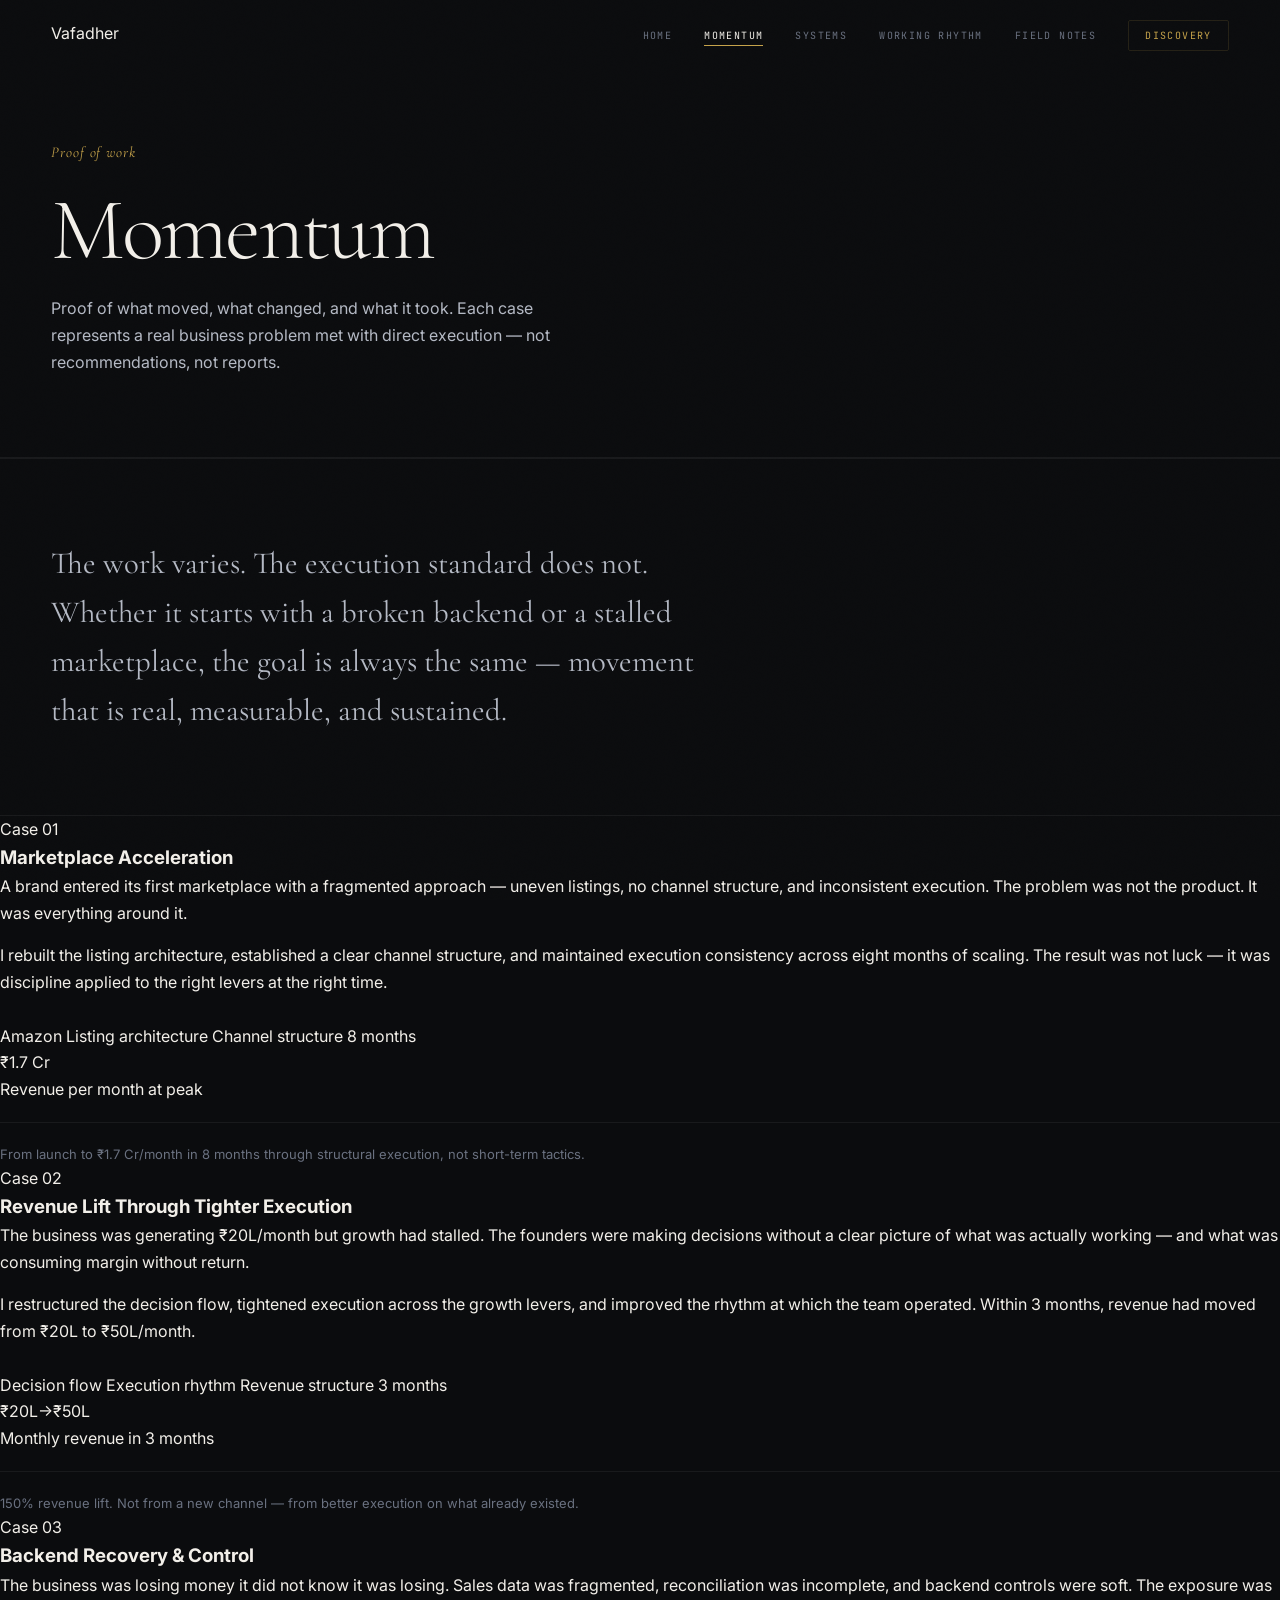
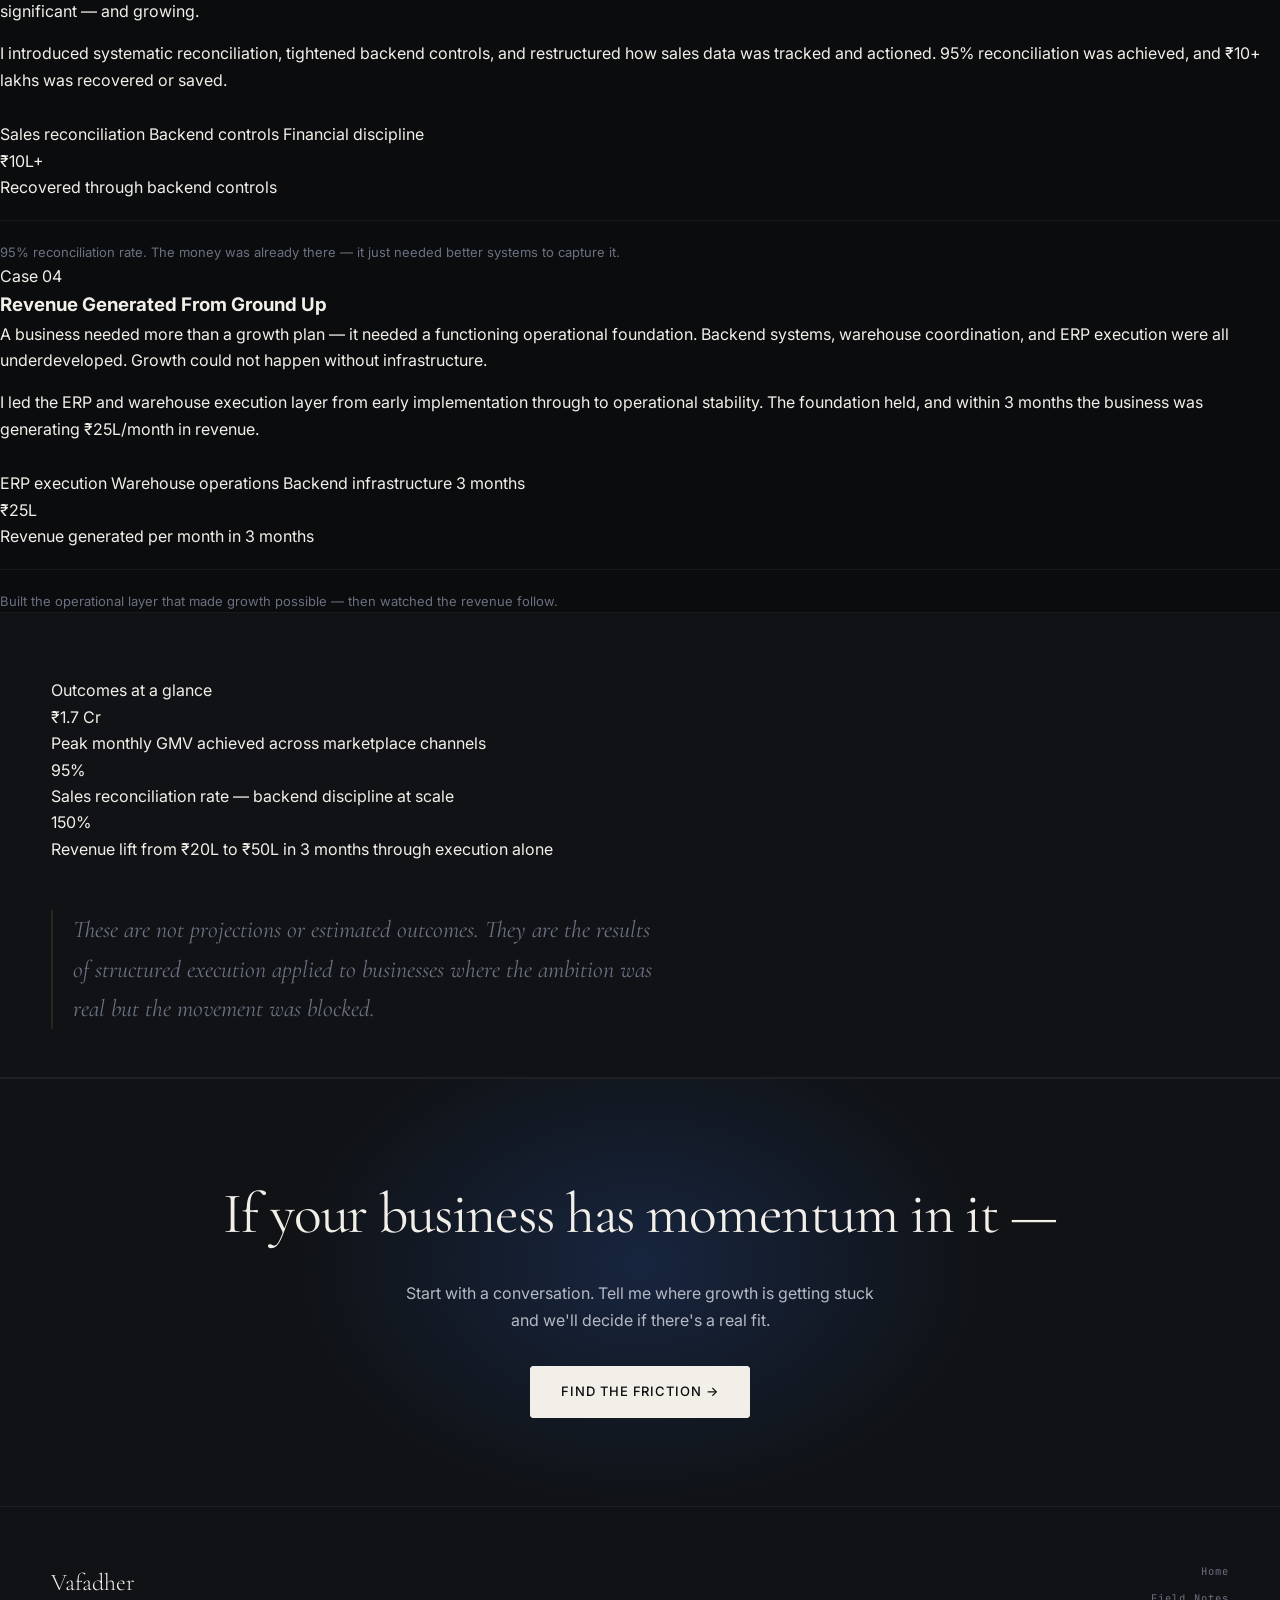
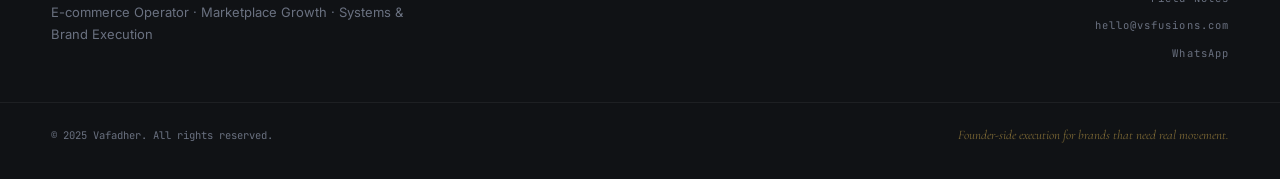
<file: Momentum.html>
<!DOCTYPE html>
<html lang="en">
<head>
  <meta charset="UTF-8" />
  <meta name="viewport" content="width=device-width, initial-scale=1.0" />
  <title>Momentum — Vafadher</title>
  <meta name="description" content="Proof of what moved, what changed, and what it took. Momentum cases from Vafadher." />
  <link rel="preconnect" href="https://fonts.googleapis.com" />
  <link rel="preconnect" href="https://fonts.gstatic.com" crossorigin />
  <link href="https://fonts.googleapis.com/css2?family=Cormorant+Garamond:ital,wght@0,300;0,400;0,500;1,300;1,400;1,500&family=Inter:wght@300;400;500;600&family=JetBrains+Mono:wght@300;400&display=swap" rel="stylesheet" />
  <link rel="stylesheet" href="styles.css" />
</head>
<body>
  <div class="grain" aria-hidden="true"></div>

  <nav class="nav" id="nav">
    <div class="nav-inner">
      <a href="index.html" class="nav-logo">Vafadher</a>
      <ul class="nav-links">
        <li><a href="index.html" class="nav-link">Home</a></li>
        <li><a href="momentum.html" class="nav-link active">Momentum</a></li>
        <li><a href="index.html#systems" class="nav-link">Systems</a></li>
        <li><a href="index.html#working-rhythm" class="nav-link">Working Rhythm</a></li>
        <li><a href="field-notes.html" class="nav-link">Field Notes</a></li>
        <li><a href="index.html#discovery" class="nav-link nav-cta">Discovery</a></li>
      </ul>
      <button class="nav-toggle" id="navToggle" aria-label="Toggle menu">
        <span></span><span></span><span></span>
      </button>
    </div>
  </nav>

  <div class="mobile-nav" id="mobileNav">
    <ul>
      <li><a href="index.html" class="mob-link">Home</a></li>
      <li><a href="momentum.html" class="mob-link">Momentum</a></li>
      <li><a href="index.html#systems" class="mob-link">Systems</a></li>
      <li><a href="index.html#working-rhythm" class="mob-link">Working Rhythm</a></li>
      <li><a href="field-notes.html" class="mob-link">Field Notes</a></li>
      <li><a href="index.html#discovery" class="mob-link">Discovery</a></li>
    </ul>
  </div>

  <!-- PAGE HERO -->
  <div style="border-bottom: 1px solid var(--b-dim);">
    <div class="page-hero" data-reveal>
      <span class="page-hero-eyebrow">Proof of work</span>
      <h1>Momentum</h1>
      <p>Proof of what moved, what changed, and what it took. Each case represents a real business problem met with direct execution — not recommendations, not reports.</p>
    </div>
  </div>

  <!-- FRAMING STATEMENT -->
  <div style="padding: 80px var(--px); max-width: var(--max); margin: 0 auto; border-bottom: 1px solid var(--b-dim);" data-reveal>
    <p style="font-family: var(--f-display); font-size: clamp(1.35rem, 2.4vw, 1.95rem); font-weight: 400; color: var(--t-mid); line-height: 1.6; max-width: 680px;">
      The work varies. The execution standard does not. Whether it starts with a broken backend or a stalled marketplace, the goal is always the same — movement that is real, measurable, and sustained.
    </p>
  </div>

  <!-- CASE STUDIES — detailed format -->
  <section style="padding: 0; border-bottom: 1px solid var(--b-dim);">
    <div class="m-cases">

      <div class="m-case" data-reveal>
        <div class="m-case-num">Case 01</div>
        <div class="m-case-body">
          <h3>Marketplace Acceleration</h3>
          <p>A brand entered its first marketplace with a fragmented approach — uneven listings, no channel structure, and inconsistent execution. The problem was not the product. It was everything around it.</p>
          <p style="margin-top: 16px;">I rebuilt the listing architecture, established a clear channel structure, and maintained execution consistency across eight months of scaling. The result was not luck — it was discipline applied to the right levers at the right time.</p>
          <div class="m-case-tags" style="margin-top: 28px;">
            <span class="m-tag">Amazon</span>
            <span class="m-tag">Listing architecture</span>
            <span class="m-tag">Channel structure</span>
            <span class="m-tag">8 months</span>
          </div>
        </div>
        <div class="m-case-meta">
          <div class="m-case-result">₹1.7 Cr</div>
          <div class="m-case-label">Revenue per month at peak</div>
          <div style="height: 1px; background: var(--b-dim); margin: 20px 0;"></div>
          <p style="font-size: 13px; color: var(--t-lo); line-height: 1.7;">From launch to ₹1.7 Cr/month in 8 months through structural execution, not short-term tactics.</p>
        </div>
      </div>

      <div class="m-case" data-reveal>
        <div class="m-case-num">Case 02</div>
        <div class="m-case-body">
          <h3>Revenue Lift Through Tighter Execution</h3>
          <p>The business was generating ₹20L/month but growth had stalled. The founders were making decisions without a clear picture of what was actually working — and what was consuming margin without return.</p>
          <p style="margin-top: 16px;">I restructured the decision flow, tightened execution across the growth levers, and improved the rhythm at which the team operated. Within 3 months, revenue had moved from ₹20L to ₹50L/month.</p>
          <div class="m-case-tags" style="margin-top: 28px;">
            <span class="m-tag">Decision flow</span>
            <span class="m-tag">Execution rhythm</span>
            <span class="m-tag">Revenue structure</span>
            <span class="m-tag">3 months</span>
          </div>
        </div>
        <div class="m-case-meta">
          <div class="m-case-result">₹20L→₹50L</div>
          <div class="m-case-label">Monthly revenue in 3 months</div>
          <div style="height: 1px; background: var(--b-dim); margin: 20px 0;"></div>
          <p style="font-size: 13px; color: var(--t-lo); line-height: 1.7;">150% revenue lift. Not from a new channel — from better execution on what already existed.</p>
        </div>
      </div>

      <div class="m-case" data-reveal>
        <div class="m-case-num">Case 03</div>
        <div class="m-case-body">
          <h3>Backend Recovery & Control</h3>
          <p>The business was losing money it did not know it was losing. Sales data was fragmented, reconciliation was incomplete, and backend controls were soft. The exposure was significant — and growing.</p>
          <p style="margin-top: 16px;">I introduced systematic reconciliation, tightened backend controls, and restructured how sales data was tracked and actioned. 95% reconciliation was achieved, and ₹10+ lakhs was recovered or saved.</p>
          <div class="m-case-tags" style="margin-top: 28px;">
            <span class="m-tag">Sales reconciliation</span>
            <span class="m-tag">Backend controls</span>
            <span class="m-tag">Financial discipline</span>
          </div>
        </div>
        <div class="m-case-meta">
          <div class="m-case-result">₹10L+</div>
          <div class="m-case-label">Recovered through backend controls</div>
          <div style="height: 1px; background: var(--b-dim); margin: 20px 0;"></div>
          <p style="font-size: 13px; color: var(--t-lo); line-height: 1.7;">95% reconciliation rate. The money was already there — it just needed better systems to capture it.</p>
        </div>
      </div>

      <div class="m-case" data-reveal>
        <div class="m-case-num">Case 04</div>
        <div class="m-case-body">
          <h3>Revenue Generated From Ground Up</h3>
          <p>A business needed more than a growth plan — it needed a functioning operational foundation. Backend systems, warehouse coordination, and ERP execution were all underdeveloped. Growth could not happen without infrastructure.</p>
          <p style="margin-top: 16px;">I led the ERP and warehouse execution layer from early implementation through to operational stability. The foundation held, and within 3 months the business was generating ₹25L/month in revenue.</p>
          <div class="m-case-tags" style="margin-top: 28px;">
            <span class="m-tag">ERP execution</span>
            <span class="m-tag">Warehouse operations</span>
            <span class="m-tag">Backend infrastructure</span>
            <span class="m-tag">3 months</span>
          </div>
        </div>
        <div class="m-case-meta">
          <div class="m-case-result">₹25L</div>
          <div class="m-case-label">Revenue generated per month in 3 months</div>
          <div style="height: 1px; background: var(--b-dim); margin: 20px 0;"></div>
          <p style="font-size: 13px; color: var(--t-lo); line-height: 1.7;">Built the operational layer that made growth possible — then watched the revenue follow.</p>
        </div>
      </div>

    </div>
  </section>

  <!-- METRICS STRIP -->
  <section style="padding: 0; background: var(--surf-1); border-bottom: 1px solid var(--b-dim);">
    <div style="max-width: var(--max); margin: 0 auto; padding: 64px var(--px) 0;">
      <p class="tag-label" data-reveal>Outcomes at a glance</p>
    </div>
    <div style="max-width: var(--max); margin: 0 auto; padding: 0 var(--px) 0;" data-reveal>
      <div class="m-metrics" style="margin-top: 0;">
        <div class="m-metric-item">
          <div class="m-metric-val">₹1.7 Cr</div>
          <div class="m-metric-desc">Peak monthly GMV achieved across marketplace channels</div>
        </div>
        <div class="m-metric-item">
          <div class="m-metric-val">95%</div>
          <div class="m-metric-desc">Sales reconciliation rate — backend discipline at scale</div>
        </div>
        <div class="m-metric-item">
          <div class="m-metric-val">150%</div>
          <div class="m-metric-desc">Revenue lift from ₹20L to ₹50L in 3 months through execution alone</div>
        </div>
      </div>
    </div>
    <div style="max-width: var(--max); margin: 0 auto; padding: 48px var(--px);" data-reveal>
      <p style="font-family: var(--f-display); font-size: clamp(1.1rem, 2vw, 1.5rem); font-weight: 400; font-style: italic; color: var(--t-lo); max-width: 620px; line-height: 1.65; border-left: 2px solid var(--gold-dim); padding-left: 20px;">
        These are not projections or estimated outcomes. They are the results of structured execution applied to businesses where the ambition was real but the movement was blocked.
      </p>
    </div>
  </section>

  <!-- DISCOVERY CTA -->
  <div class="disc-cta-block" data-reveal>
    <h2>If your business has momentum in it —</h2>
    <p>Start with a conversation. Tell me where growth is getting stuck and we'll decide if there's a real fit.</p>
    <a href="index.html#discovery" class="btn-primary">Find the Friction →</a>
  </div>

  <footer class="footer">
    <div class="footer-inner">
      <div>
        <p class="footer-logo">Vafadher</p>
        <p class="footer-pos">E-commerce Operator · Marketplace Growth · Systems & Brand Execution</p>
      </div>
      <nav class="footer-links">
        <a href="index.html">Home</a>
        <a href="field-notes.html">Field Notes</a>
        <a href="mailto:hello@vsfusions.com">hello@vsfusions.com</a>
        <a href="https://wa.me/918019293069" target="_blank" rel="noopener">WhatsApp</a>
      </nav>
    </div>
    <div class="footer-base">
      <p>© 2025 Vafadher. All rights reserved.</p>
      <p class="footer-sign">Founder-side execution for brands that need real movement.</p>
    </div>
  </footer>

  <script src="script.js"></script>
</body>
</html>
</file>
<file: styles.css>
/* ============================================================
   VAFADHER v6 — Performance & mobile refined
   ============================================================ */

*, *::before, *::after { box-sizing: border-box; margin: 0; padding: 0; }

:root {
  --canvas:     #0b0c0e;
  --surf-1:     #101215;
  --surf-2:     #161a22;
  --surf-3:     #1c2130;
  --b-dim:      rgba(255,255,255,0.06);
  --b-soft:     rgba(255,255,255,0.10);
  --b-mid:      rgba(255,255,255,0.18);

  --t-hi:       #f2efe9;
  --t-mid:      #b4b9c4;
  --t-lo:       #6a7180;

  --gold:       #c5a24a;
  --gold-dim:   rgba(197,162,74,0.14);
  --gold-line:  rgba(197,162,74,0.35);

  --blue-glow:  rgba(48,105,210,0.22);
  --blue-mid:   rgba(68,128,240,0.28);

  --f-display:  'Cormorant Garamond', Georgia, serif;
  --f-body:     'Inter', system-ui, sans-serif;
  --f-mono:     'JetBrains Mono', monospace;

  --nav-h:      68px;
  --ease:       cubic-bezier(0.16, 1, 0.3, 1);
  --max:        1280px;
  --px:         clamp(20px, 4vw, 56px);
}

html { scroll-behavior: smooth; font-size: 16px; }

body {
  background: var(--canvas);
  color: var(--t-hi);
  font-family: var(--f-body);
  font-weight: 400;
  font-size: 16px;
  line-height: 1.65;
  overflow-x: hidden;
  -webkit-font-smoothing: antialiased;
  -moz-osx-font-smoothing: grayscale;
}

a { color: inherit; text-decoration: none; }
ul { list-style: none; }
img, svg { display: block; max-width: 100%; }

/* ============================================================
   PERFORMANCE-OPTIMISED ATMOSPHERE
   ============================================================ */
.grain {
  position: fixed; inset: 0; z-index: 9999;
  pointer-events: none;
  opacity: 0.025;
  background-image: url("data:image/svg+xml,%3Csvg viewBox='0 0 256 256' xmlns='http://www.w3.org/2000/svg'%3E%3Cfilter id='n'%3E%3CfeTurbulence type='fractalNoise' baseFrequency='0.9' numOctaves='3' stitchTiles='stitch'/%3E%3C/filter%3E%3Crect width='100%25' height='100%25' filter='url(%23n)'/%3E%3C/svg%3E");
  background-size: 200px 200px;
  mix-blend-mode: overlay;
}

/* FIXED — only 2 orbs, fixed position, less blur = better performance */
.bg-orbs {
  position: fixed; inset: 0; z-index: 0;
  pointer-events: none; overflow: hidden;
  will-change: auto;
}
.orb {
  position: absolute; border-radius: 50%;
  filter: blur(80px);
  opacity: 0.5;
  transform: translateZ(0);
}
.orb-1 {
  width: 40vw; height: 40vw; top: -8%; left: -8%;
  background: radial-gradient(circle, rgba(48,105,210,0.16) 0%, transparent 70%);
}
.orb-2 {
  width: 35vw; height: 35vw; top: 55%; right: -12%;
  background: radial-gradient(circle, rgba(48,105,210,0.12) 0%, transparent 70%);
}

/* ============================================================
   TYPOGRAPHY
   ============================================================ */
.tag-label-serif {
  display: block; font-family: var(--f-display);
  font-size: clamp(14px, 1vw, 16px);
  font-style: italic; font-weight: 400;
  letter-spacing: 0.06em; color: var(--gold);
  margin-bottom: 16px;
}

.section-h {
  font-family: var(--f-display);
  font-size: clamp(2.4rem, 5vw, 4.2rem);
  font-weight: 500; line-height: 1.05;
  letter-spacing: -0.02em;
  color: var(--t-hi); margin-bottom: 18px;
}

.section-sub {
  font-size: clamp(15px, 1.1vw, 16px);
  font-weight: 400; color: var(--t-mid);
  line-height: 1.7; max-width: 500px;
}

/* ============================================================
   BUTTONS
   ============================================================ */
.btn-primary {
  display: inline-flex; align-items: center; justify-content: center;
  font-family: var(--f-body); font-size: 13px; font-weight: 500;
  letter-spacing: 0.07em; text-transform: uppercase;
  padding: 14px 30px;
  background: var(--t-hi); color: var(--canvas);
  border: 1px solid var(--t-hi); border-radius: 3px;
  cursor: pointer; transition: all 0.25s var(--ease); white-space: nowrap;
}
.btn-primary:hover { background: transparent; color: var(--t-hi); }

.btn-ghost {
  display: inline-flex; align-items: center; gap: 8px;
  font-family: var(--f-body); font-size: 13px; font-weight: 400;
  color: var(--t-mid); letter-spacing: 0.04em;
  padding: 14px 0; transition: color 0.2s;
  background: none; border: none; cursor: pointer;
}
.btn-ghost:hover { color: var(--t-hi); }
.btn-arrow { transition: transform 0.2s; }
.btn-ghost:hover .btn-arrow { transform: translateX(4px); }

.btn-outline {
  display: inline-flex; align-items: center;
  font-family: var(--f-body); font-size: 13px; font-weight: 500;
  letter-spacing: 0.06em; text-transform: uppercase;
  padding: 13px 26px;
  color: var(--t-mid); border: 1px solid var(--b-soft);
  border-radius: 3px; transition: all 0.25s var(--ease);
  background: transparent;
}
.btn-outline:hover { color: var(--t-hi); border-color: var(--b-mid); }

.btn-full { width: 100%; }

.section-cta-row {
  display: flex; justify-content: flex-start; margin-top: 48px;
}

/* ============================================================
   REVEAL
   ============================================================ */
[data-reveal] {
  opacity: 0; transform: translateY(30px);
  transition: opacity 0.85s var(--ease), transform 0.85s var(--ease);
}
[data-reveal].visible { opacity: 1; transform: none; }
[data-reveal-delay="60"]  { transition-delay: 60ms; }
[data-reveal-delay="80"]  { transition-delay: 80ms; }
[data-reveal-delay="100"] { transition-delay: 100ms; }
[data-reveal-delay="120"] { transition-delay: 120ms; }
[data-reveal-delay="140"] { transition-delay: 140ms; }
[data-reveal-delay="160"] { transition-delay: 160ms; }
[data-reveal-delay="180"] { transition-delay: 180ms; }
[data-reveal-delay="200"] { transition-delay: 200ms; }
[data-reveal-delay="240"] { transition-delay: 240ms; }
[data-reveal-delay="280"] { transition-delay: 280ms; }
[data-reveal-delay="300"] { transition-delay: 300ms; }

/* ============================================================
   HOVER GLOW — disabled on mobile for perf
   ============================================================ */
.hover-glow { position: relative; overflow: hidden; }
.hover-glow > * { position: relative; z-index: 2; }

@media (hover: hover) and (pointer: fine) {
  .hover-glow::before {
    content: '';
    position: absolute;
    top: var(--mouse-y, 50%); left: var(--mouse-x, 50%);
    width: 240px; height: 240px;
    background: radial-gradient(circle, rgba(74,138,244,0.15) 0%, transparent 70%);
    border-radius: 50%;
    transform: translate(-50%, -50%);
    opacity: 0; transition: opacity 0.35s;
    pointer-events: none; z-index: 1;
  }
  .hover-glow:hover::before { opacity: 1; }
}

/* ============================================================
   NAV
   ============================================================ */
.nav {
  position: fixed; top: 0; left: 0; right: 0; z-index: 200;
  height: var(--nav-h); border-bottom: 1px solid transparent;
  transition: background 0.4s, border-color 0.4s;
}
.nav.scrolled {
  background: rgba(11,12,14,0.94);
  backdrop-filter: blur(20px);
  -webkit-backdrop-filter: blur(20px);
  border-color: var(--b-dim);
}
.nav-inner {
  max-width: var(--max); margin: 0 auto; padding: 0 var(--px);
  height: 100%; display: flex; align-items: center; justify-content: space-between;
}
.nav-logo {
  display: flex; align-items: center; gap: 12px;
  color: var(--t-hi); transition: opacity 0.2s;
}
.nav-logo:hover { opacity: 0.7; }
.logo-monogram { width: 28px; height: 28px; color: var(--t-hi); flex-shrink: 0; }
.logo-wordmark {
  font-family: var(--f-display); font-size: 1.3rem;
  font-weight: 500; letter-spacing: 0.04em;
}
.nav-links { display: flex; align-items: center; gap: 32px; }
.nav-link {
  font-family: var(--f-mono); font-size: 10px; letter-spacing: 0.14em;
  text-transform: uppercase; color: var(--t-lo);
  position: relative; transition: color 0.2s;
}
.nav-link::after {
  content: ''; position: absolute; bottom: -4px; left: 0;
  width: 0; height: 1px; background: var(--gold);
  transition: width 0.3s var(--ease);
}
.nav-link:hover, .nav-link.active { color: var(--t-hi); }
.nav-link:hover::after, .nav-link.active::after { width: 100%; }
.nav-cta {
  font-family: var(--f-mono); font-size: 10px; letter-spacing: 0.14em;
  text-transform: uppercase; color: var(--gold);
  border: 1px solid var(--gold-dim); padding: 8px 16px; border-radius: 2px;
}
.nav-cta:hover { background: var(--gold-dim); }
.nav-toggle {
  display: none; flex-direction: column; gap: 5px;
  background: none; border: none; cursor: pointer; padding: 8px;
}
.nav-toggle span { display: block; width: 22px; height: 1px; background: var(--t-mid); }
.mobile-nav {
  display: none; position: fixed; top: var(--nav-h); left: 0; right: 0;
  background: rgba(11,12,14,0.98); backdrop-filter: blur(24px);
  border-bottom: 1px solid var(--b-dim); z-index: 190;
  padding: 16px var(--px); opacity: 0; transform: translateY(-6px);
  pointer-events: none; transition: all 0.3s var(--ease);
}
.mobile-nav.open { opacity: 1; transform: none; pointer-events: auto; }
.mob-link {
  display: block; font-family: var(--f-mono); font-size: 12px;
  letter-spacing: 0.12em; text-transform: uppercase; color: var(--t-mid);
  padding: 14px 0; border-bottom: 1px solid var(--b-dim);
}

/* ============================================================
   HERO
   ============================================================ */
.hero {
  min-height: 100vh; display: flex; align-items: center;
  overflow: hidden; padding-top: var(--nav-h); position: relative;
}
.hero-atmosphere {
  position: absolute; top: -20%; right: -10%;
  width: 60vw; height: 80vh;
  background: radial-gradient(ellipse at 52% 38%, var(--blue-glow) 0%, transparent 60%);
  pointer-events: none;
}
.hero-inner {
  position: relative; z-index: 2;
  max-width: var(--max); width: 100%; margin: 0 auto;
  padding: 72px var(--px);
  display: grid; grid-template-columns: 45fr 55fr;
  gap: 52px; align-items: center;
}
.hero-overline {
  display: block; font-family: var(--f-mono);
  font-size: clamp(10px, 0.8vw, 11px);
  letter-spacing: 0.18em; text-transform: uppercase;
  color: var(--gold); margin-bottom: 28px; line-height: 1.9;
  opacity: 0.9;
}
.hero-title {
  font-family: var(--f-display);
  font-size: clamp(3.2rem, 8vw, 6rem);
  font-weight: 300; line-height: 0.95;
  letter-spacing: -0.03em; color: var(--t-hi); margin-bottom: 28px;
}
.hero-title em { font-style: italic; font-weight: 300; color: var(--t-mid); }
.hero-tagline {
  font-family: var(--f-display);
  font-size: clamp(1.2rem, 2vw, 1.55rem);
  font-weight: 400; font-style: italic; color: var(--t-mid);
  margin-bottom: 20px; line-height: 1.5;
}
.hero-body {
  font-size: 16px; line-height: 1.65;
  font-weight: 400; color: var(--t-mid);
  max-width: 440px; margin-bottom: 40px;
  padding-left: 18px; border-left: 2px solid var(--gold-dim);
}
.hero-actions { display: flex; align-items: center; gap: 28px; flex-wrap: wrap; }

/* Console */
.hero-right { position: relative; padding: 28px 44px 28px 0; }
.console-frame {
  background: var(--surf-1); border: 1px solid var(--b-soft);
  border-radius: 6px; overflow: hidden; position: relative;
  box-shadow: 0 20px 60px rgba(0,0,0,0.4);
}
.console-float-anim { animation: dashFloat 10s ease-in-out infinite; }
@keyframes dashFloat { 0%,100% { transform: translateY(0); } 50% { transform: translateY(-5px); } }
@media (prefers-reduced-motion: reduce) { .console-float-anim { animation: none; } }

.console-grid-bg {
  position: absolute; inset: 0;
  background-image:
    linear-gradient(var(--b-dim) 1px, transparent 1px),
    linear-gradient(90deg, var(--b-dim) 1px, transparent 1px);
  background-size: 32px 32px; pointer-events: none;
}
.console-topbar {
  display: flex; align-items: center; gap: 10px;
  padding: 14px 20px; border-bottom: 1px solid var(--b-dim);
  background: var(--surf-2); position: relative; z-index: 1;
}
.console-dots { display: flex; gap: 6px; }
.console-dots span { width: 8px; height: 8px; border-radius: 50%; background: var(--b-mid); }
.console-label {
  font-family: var(--f-mono); font-size: 9px; letter-spacing: 0.14em;
  text-transform: uppercase; color: var(--t-lo); margin-left: 4px;
}
.console-live {
  display: flex; align-items: center; gap: 6px; margin-left: auto;
  font-family: var(--f-mono); font-size: 9px; letter-spacing: 0.1em;
  text-transform: uppercase; color: rgba(52,200,110,0.9);
}
.live-dot {
  width: 6px; height: 6px; border-radius: 50%;
  background: rgba(52,200,110,0.9); animation: livepulse 2s ease-in-out infinite;
}
@keyframes livepulse { 0%,100%{opacity:1}50%{opacity:0.35} }

.console-metrics-row {
  display: grid; grid-template-columns: 1fr auto 1fr auto 1fr;
  border-bottom: 1px solid var(--b-dim); position: relative; z-index: 1;
}
.c-metric { padding: 18px 20px; min-width: 0; }
.c-metric-label {
  font-family: var(--f-mono); font-size: 8px; letter-spacing: 0.12em;
  text-transform: uppercase; color: var(--t-lo);
  margin-bottom: 6px; display: block; white-space: nowrap;
}
.c-metric-value {
  font-family: var(--f-display); font-size: 1.45rem; font-weight: 500;
  color: var(--t-hi); line-height: 1; white-space: nowrap;
  overflow: hidden; text-overflow: ellipsis;
}
.c-metric-divider { width: 1px; background: var(--b-dim); margin: 12px 0; }

.console-chart { padding: 18px 20px 10px; position: relative; z-index: 1; }
.chart-bars { display: flex; align-items: flex-end; gap: 5px; height: 76px; margin-bottom: 10px; }
.chart-bar {
  flex: 1; height: var(--h);
  background: var(--surf-3); border-radius: 2px 2px 0 0;
  display: flex; flex-direction: column; justify-content: flex-end;
}
.chart-bar--peak { background: rgba(74,138,244,0.42); }
.chart-bar span {
  font-family: var(--f-mono); font-size: 6.5px; color: var(--t-lo);
  text-align: center; padding: 3px 0; letter-spacing: 0.04em;
}
.chart-label {
  font-family: var(--f-mono); font-size: 8px; color: var(--t-lo);
  letter-spacing: 0.1em; text-transform: uppercase;
}
.console-channels {
  display: flex; gap: 7px; padding: 14px 20px 18px;
  flex-wrap: wrap; position: relative; z-index: 1;
}
.ch-pill {
  font-family: var(--f-mono); font-size: 8.5px; letter-spacing: 0.1em;
  text-transform: uppercase; color: var(--t-mid);
  border: 1px solid var(--b-soft); padding: 4px 11px; border-radius: 20px;
}
.ch-pill--dim { color: var(--t-lo); border-color: var(--b-dim); }

.sig-card {
  position: absolute; background: var(--surf-2);
  border: 1px solid var(--b-soft); border-radius: 5px;
  padding: 14px 18px;
  display: flex; align-items: flex-start; gap: 12px;
  box-shadow: 0 8px 28px rgba(0,0,0,0.5);
  min-width: 220px;
}
.sig-card--1 { right: -4px; top: 36px; animation: floatA 6s ease-in-out infinite; }
.sig-card--2 { left: -12px; bottom: 30px; animation: floatA 8s ease-in-out infinite 2.5s; }
@keyframes floatA { 0%,100%{transform:translateY(0)} 50%{transform:translateY(-6px)} }
@media (prefers-reduced-motion: reduce) { .sig-card--1, .sig-card--2 { animation: none; } }
.sig-icon { font-size: 18px; color: var(--gold); flex-shrink: 0; margin-top: 1px; }
.sig-text { min-width: 0; }
.sig-val {
  font-family: var(--f-display); font-size: 1.2rem; font-weight: 500;
  color: var(--t-hi); line-height: 1.2; margin-bottom: 4px; white-space: nowrap;
}
.sig-sub {
  font-family: var(--f-mono); font-size: 8.5px; letter-spacing: 0.1em;
  text-transform: uppercase; color: var(--t-lo); white-space: nowrap;
}

.hero-scroll-hint {
  position: absolute; bottom: 32px; left: 50%; transform: translateX(-50%);
  display: flex; flex-direction: column; align-items: center; gap: 8px;
  font-family: var(--f-mono); font-size: 8.5px;
  letter-spacing: 0.2em; text-transform: uppercase; color: var(--t-lo);
}
.scroll-track {
  width: 1px; height: 44px;
  background: linear-gradient(180deg, var(--t-lo) 0%, transparent 100%);
  animation: scrollA 2.4s ease-in-out infinite;
}
@keyframes scrollA {
  0%{transform:scaleY(0);transform-origin:top}
  50%{transform:scaleY(1);transform-origin:top}
  51%{transform-origin:bottom}
  100%{transform:scaleY(0);transform-origin:bottom}
}

/* ============================================================
   PROOF
   ============================================================ */
.proof { border-top: 1px solid var(--b-dim); border-bottom: 1px solid var(--b-dim); }
.proof-inner {
  max-width: var(--max); margin: 0 auto;
  display: grid; grid-template-columns: repeat(4,1fr);
  background: var(--b-dim); gap: 1px;
}
.proof-card {
  background: var(--canvas); padding: 54px 36px;
  transition: background 0.3s;
}
.proof-card:hover { background: var(--surf-1); }
.proof-corner { position: absolute; width: 18px; height: 18px; border-color: var(--gold-dim); border-style: solid; z-index: 2; }
.proof-corner.tl { top: 16px; left: 16px; border-width: 1px 0 0 1px; }
.proof-corner.br { bottom: 16px; right: 16px; border-width: 0 1px 1px 0; }
.proof-micro {
  font-family: var(--f-mono); font-size: 9px; letter-spacing: 0.18em;
  text-transform: uppercase; color: var(--gold); margin-bottom: 14px;
}
.proof-number {
  font-family: var(--f-display);
  font-size: clamp(2.8rem, 4.5vw, 4.5rem);
  font-weight: 400; color: var(--t-hi);
  line-height: 1; letter-spacing: -0.02em; margin-bottom: 16px;
}
.proof-line { font-size: 14px; font-weight: 400; color: var(--t-mid); line-height: 1.6; }

/* ============================================================
   BREAKDOWN
   ============================================================ */
.breakdown { padding: 120px 0; border-bottom: 1px solid var(--b-dim); }
.breakdown-inner {
  max-width: var(--max); margin: 0 auto; padding: 0 var(--px);
  display: grid; grid-template-columns: 180px 1fr; gap: 72px; align-items: start;
}
.breakdown-tag {
  padding-top: 10px;
  font-family: var(--f-display); font-style: italic;
  font-size: 14px; letter-spacing: 0.06em;
  color: var(--t-lo); line-height: 1.6;
  writing-mode: vertical-rl; transform: rotate(180deg); white-space: nowrap;
}
.breakdown-statement { max-width: 680px; }
.breakdown-statement p {
  font-family: var(--f-display);
  font-size: clamp(1.35rem, 2.2vw, 1.9rem);
  font-weight: 400; line-height: 1.55;
  color: var(--t-mid); margin-bottom: 1.4rem;
}
.bd-accent {
  color: var(--t-hi) !important;
  font-size: clamp(1.65rem, 2.8vw, 2.4rem) !important;
  font-weight: 500 !important; font-style: italic;
  padding-left: 22px; border-left: 2px solid var(--gold-line);
  margin: 0.4rem 0 1.5rem !important;
}

/* ============================================================
   FOUNDER SECTION — new
   ============================================================ */
.founder-section {
  padding: 120px 0;
  border-bottom: 1px solid var(--b-dim);
  background: var(--surf-1);
}
.founder-inner {
  max-width: var(--max); margin: 0 auto; padding: 0 var(--px);
  display: grid; grid-template-columns: 5fr 7fr; gap: 72px;
  align-items: center;
}
.founder-visual { position: relative; }
.founder-photo-frame {
  position: relative;
  aspect-ratio: 4/5;
  background: var(--surf-2);
  border: 1px solid var(--b-soft);
  border-radius: 4px;
  overflow: hidden;
}
.founder-placeholder {
  position: absolute; inset: 0;
  display: flex; align-items: center; justify-content: center;
  background: linear-gradient(135deg, var(--surf-3) 0%, var(--canvas) 100%);
}
.founder-svg { width: 100%; height: 100%; }
.founder-corner-detail {
  position: absolute; width: 24px; height: 24px;
  border-color: var(--gold); border-style: solid;
  opacity: 0.6;
}
.founder-corner-detail.tl { top: 16px; left: 16px; border-width: 1px 0 0 1px; }
.founder-corner-detail.br { bottom: 16px; right: 16px; border-width: 0 1px 1px 0; }
.founder-badge {
  position: absolute; bottom: -20px; left: 24px;
  background: var(--canvas);
  border: 1px solid var(--b-soft);
  border-radius: 3px;
  padding: 12px 18px;
  display: flex; flex-direction: column; gap: 3px;
  box-shadow: 0 8px 24px rgba(0,0,0,0.4);
}
.founder-badge-label {
  font-family: var(--f-mono); font-size: 9px;
  letter-spacing: 0.18em; text-transform: uppercase;
  color: var(--gold);
}
.founder-badge-name {
  font-family: var(--f-display); font-size: 1.1rem;
  font-weight: 500; color: var(--t-hi);
}

.founder-copy { padding-left: 20px; }
.founder-body {
  font-size: 16px; line-height: 1.7;
  color: var(--t-mid); margin-bottom: 18px;
  max-width: 480px;
}
.founder-signals {
  display: grid; grid-template-columns: repeat(3, 1fr);
  gap: 24px; margin-top: 40px; padding-top: 40px;
  border-top: 1px solid var(--b-dim);
}
.founder-signal-item { display: flex; flex-direction: column; gap: 6px; }
.founder-signal-num {
  font-family: var(--f-display);
  font-size: clamp(1.6rem, 2.5vw, 2.2rem);
  font-weight: 400; color: var(--t-hi);
  line-height: 1; letter-spacing: -0.02em;
}
.founder-signal-lbl {
  font-family: var(--f-mono); font-size: 9px;
  letter-spacing: 0.14em; text-transform: uppercase;
  color: var(--t-lo);
}

/* ============================================================
   SYSTEMS
   ============================================================ */
.systems { padding: 120px 0; border-bottom: 1px solid var(--b-dim); }
.systems-inner { max-width: var(--max); margin: 0 auto; padding: 0 var(--px); }
.systems-hd { margin-bottom: 56px; }
.sys-grid {
  display: grid; grid-template-columns: repeat(3, 1fr);
  border: 1px solid var(--b-dim); border-radius: 3px; overflow: hidden;
}
.sys-item {
  background: var(--canvas); padding: 38px 32px;
  border-right: 1px solid var(--b-dim);
  border-bottom: 1px solid var(--b-dim);
  transition: background 0.3s;
}
.sys-item:nth-child(3n) { border-right: none; }
.sys-item:nth-last-child(-n+3) { border-bottom: none; }
.sys-item:hover { background: var(--surf-2); }
.sys-item--accent { background: var(--surf-2); }
.sys-item--accent:hover { background: var(--surf-3); }
.sys-num {
  font-family: var(--f-mono); font-size: 11px; letter-spacing: 0.14em;
  color: var(--gold); margin-bottom: 20px; display: block;
}
.sys-item h3 {
  font-family: var(--f-display); font-size: 1.45rem; font-weight: 500;
  color: var(--t-hi); margin-bottom: 12px; line-height: 1.2;
  letter-spacing: -0.01em;
}
.sys-item p { font-size: 14.5px; font-weight: 400; color: var(--t-mid); line-height: 1.7; }

/* ============================================================
   MOMENTUM
   ============================================================ */
.momentum { padding: 120px 0; background: var(--surf-1); border-bottom: 1px solid var(--b-dim); }
.momentum-inner { position: relative; z-index: 2; max-width: var(--max); margin: 0 auto; padding: 0 var(--px); }
.momentum-hd { margin-bottom: 56px; }
.cases {
  display: grid; grid-template-columns: 1fr 1fr;
  border: 1px solid var(--b-dim); border-radius: 3px; overflow: hidden;
}
.case-card {
  background: var(--canvas); padding: 48px 38px;
  border-right: 1px solid var(--b-dim);
  border-bottom: 1px solid var(--b-dim);
  transition: background 0.3s;
}
.case-card:nth-child(2n) { border-right: none; }
.case-card:nth-last-child(-n+2) { border-bottom: none; }
.case-card:hover { background: var(--surf-1); }
.case-badge {
  font-family: var(--f-mono); font-size: 9px; letter-spacing: 0.18em;
  text-transform: uppercase; color: var(--gold); margin-bottom: 18px; display: block;
}
.case-title {
  font-family: var(--f-display); font-size: 1.35rem; font-weight: 500;
  color: var(--t-hi); margin-bottom: 16px; line-height: 1.2; letter-spacing: -0.01em;
}
.case-result {
  font-family: var(--f-display);
  font-size: clamp(2.2rem, 3.5vw, 3.2rem);
  font-weight: 400; color: var(--t-hi);
  line-height: 1; letter-spacing: -0.025em; margin-bottom: 18px;
}
.case-result span {
  font-size: 0.95rem; font-weight: 300; font-style: italic;
  color: var(--t-lo); margin-left: 8px;
}
.case-body { font-size: 14.5px; font-weight: 400; color: var(--t-mid); line-height: 1.7; margin-bottom: 22px; }
.case-rule { height: 1px; background: var(--b-dim); margin-bottom: 14px; }
.case-tag {
  font-family: var(--f-mono); font-size: 9px; letter-spacing: 0.12em;
  text-transform: uppercase; color: var(--t-lo);
}

/* ============================================================
   BRANDS
   ============================================================ */
.brands { padding: 0; border-bottom: 1px solid var(--b-dim); }
.brands-header { max-width: var(--max); margin: 0 auto; padding: 52px var(--px) 28px; }
.brands-eyebrow {
  font-family: var(--f-display); font-style: italic;
  font-size: 15px; letter-spacing: 0.06em;
  color: var(--t-lo);
}
.marquee-wrap {
  width: 100%; overflow: hidden; padding: 0 0 48px;
  -webkit-mask-image: linear-gradient(90deg, transparent 0%, black 10%, black 90%, transparent 100%);
  mask-image: linear-gradient(90deg, transparent 0%, black 10%, black 90%, transparent 100%);
}
.marquee-track {
  display: flex; align-items: center;
  width: max-content;
  animation: marqueeScroll 28s linear infinite;
}
@media (prefers-reduced-motion: reduce) { .marquee-track { animation: none; } }
@keyframes marqueeScroll {
  from { transform: translateX(0); }
  to { transform: translateX(-50%); }
}
.marquee-item {
  padding: 0 56px; display: flex; align-items: center; justify-content: center;
  border-right: 1px solid var(--b-dim);
}
.marquee-track:hover { animation-play-state: paused; }
.brand-text-logo {
  font-family: var(--f-display); font-size: 1.65rem; font-weight: 300;
  color: var(--t-lo); letter-spacing: 0.03em; white-space: nowrap;
  opacity: 0.6; transition: opacity 0.3s, color 0.3s;
}
.marquee-item:hover .brand-text-logo { opacity: 1; color: var(--t-hi); }

/* ============================================================
   RHYTHM
   ============================================================ */
.rhythm { padding: 120px 0; border-bottom: 1px solid var(--b-dim); }
.rhythm-inner { max-width: var(--max); margin: 0 auto; padding: 0 var(--px); }
.rhythm-hd { margin-bottom: 72px; }
.rhythm-track { display: grid; grid-template-columns: repeat(3,1fr); margin-bottom: 52px; }
.rhythm-step { position: relative; padding-right: 36px; }
.step-marker {
  width: 52px; height: 52px; border-radius: 50%;
  border: 1px solid var(--b-soft);
  display: flex; align-items: center; justify-content: center;
  margin-bottom: 28px; position: relative; z-index: 2;
  background: var(--canvas); transition: border-color 0.3s, background 0.3s;
}
.rhythm-step:hover .step-marker { border-color: var(--gold); background: rgba(197,162,74,0.06); }
.step-n { font-family: var(--f-mono); font-size: 11px; color: var(--gold); letter-spacing: 0.06em; }
.step-connector {
  position: absolute; top: 26px; left: 52px; right: 36px;
  height: 1px; background: var(--b-dim);
}
.step-connector--last { display: none; }
.step-body h3 {
  font-family: var(--f-display); font-size: 1.65rem; font-weight: 500;
  color: var(--t-hi); margin-bottom: 14px; letter-spacing: -0.01em;
}
.step-body p { font-size: 15px; font-weight: 400; color: var(--t-mid); line-height: 1.7; padding-right: 16px; }
.rhythm-footnote {
  font-family: var(--f-display); font-size: 1.05rem; font-style: italic; font-weight: 400;
  color: var(--t-lo); border-left: 2px solid var(--gold-dim);
  padding-left: 22px; line-height: 1.7;
}

/* ============================================================
   FIELD NOTES
   ============================================================ */
.field-notes { padding: 120px 0; background: var(--surf-1); border-bottom: 1px solid var(--b-dim); }
.fn-inner { max-width: var(--max); margin: 0 auto; padding: 0 var(--px); }
.fn-hd { margin-bottom: 56px; }
.fn-grid {
  display: grid; grid-template-columns: 1fr 1fr;
  border: 1px solid var(--b-dim); border-radius: 3px; overflow: hidden;
}
.fn-card {
  background: var(--canvas); display: flex;
  border-right: 1px solid var(--b-dim); border-bottom: 1px solid var(--b-dim);
  transition: background 0.3s; cursor: pointer;
}
.fn-card:nth-child(2n) { border-right: none; }
.fn-card:nth-last-child(-n+2) { border-bottom: none; }
.fn-card:hover { background: var(--surf-2); }
.fn-card:hover .fn-accent-bar { opacity: 1; }
.fn-accent-bar {
  width: 3px; flex-shrink: 0;
  background: linear-gradient(180deg, var(--gold) 0%, transparent 70%);
  opacity: 0.2; transition: opacity 0.3s;
}
.fn-card-inner { padding: 36px 32px; flex: 1; display: flex; flex-direction: column; }
.fn-num {
  display: block; font-family: var(--f-mono); font-size: 9px;
  letter-spacing: 0.18em; text-transform: uppercase;
  color: var(--t-lo); margin-bottom: 16px;
}
.fn-card h3 {
  font-family: var(--f-display); font-size: clamp(1.2rem, 1.9vw, 1.5rem);
  font-weight: 500; color: var(--t-hi); line-height: 1.3;
  letter-spacing: -0.01em; flex: 1; margin-bottom: 24px;
}
.fn-footer { display: flex; align-items: center; justify-content: space-between; margin-top: auto; }
.fn-tag {
  font-family: var(--f-mono); font-size: 9px; letter-spacing: 0.14em;
  text-transform: uppercase; color: var(--gold);
  border: 1px solid var(--gold-dim); display: inline-block;
  padding: 4px 10px; border-radius: 1px;
}
.fn-read {
  font-family: var(--f-mono); font-size: 9px; letter-spacing: 0.1em;
  text-transform: uppercase; color: var(--t-lo);
  transition: color 0.2s;
}
.fn-card:hover .fn-read { color: var(--t-hi); }

/* ============================================================
   DISCOVERY
   ============================================================ */
.discovery { padding: 120px 0; position: relative; overflow: hidden; }
.discovery-atmosphere {
  position: absolute; top: -12%; right: -8%;
  width: 50vw; height: 80%;
  background: radial-gradient(ellipse at 65% 32%, var(--blue-glow) 0%, transparent 62%);
  pointer-events: none;
}
.discovery-inner {
  position: relative; z-index: 2;
  max-width: var(--max); margin: 0 auto; padding: 0 var(--px);
  display: grid; grid-template-columns: 1fr 1.1fr; gap: 80px; align-items: start;
}
.disc-h { margin-bottom: 24px; }
.disc-body {
  font-size: 16px; line-height: 1.7;
  font-weight: 400; color: var(--t-mid);
  margin-bottom: 16px; max-width: 420px;
}
.disc-contacts {
  display: flex; flex-direction: column; gap: 16px;
  margin-top: 40px; padding-top: 36px; border-top: 1px solid var(--b-dim);
}
.disc-link {
  display: flex; align-items: center; gap: 14px;
  font-size: 14.5px; font-weight: 400; color: var(--t-mid); transition: color 0.2s;
}
.disc-link:hover { color: var(--t-hi); }
.disc-link-icon {
  width: 36px; height: 36px; border: 1px solid var(--b-soft); border-radius: 2px;
  display: flex; align-items: center; justify-content: center;
  font-size: 14px; flex-shrink: 0; color: var(--gold);
}
.disc-form-panel { background: var(--surf-1); border: 1px solid var(--b-soft); border-radius: 4px; overflow: hidden; }
.disc-form-top {
  padding: 16px 26px; background: var(--surf-2); border-bottom: 1px solid var(--b-dim);
  display: flex; align-items: center; gap: 16px;
  font-family: var(--f-mono); font-size: 9.5px; letter-spacing: 0.16em;
  text-transform: uppercase; color: var(--t-lo);
}
.disc-form-top-line { flex: 1; height: 1px; background: var(--b-dim); }
form { padding: 28px 26px; display: flex; flex-direction: column; gap: 18px; }
.f-field { display: flex; flex-direction: column; gap: 7px; }
.f-field label {
  font-family: var(--f-mono); font-size: 9px; letter-spacing: 0.16em;
  text-transform: uppercase; color: var(--t-lo);
}
.f-field input, .f-field textarea {
  background: var(--surf-2); border: 1px solid var(--b-dim); border-radius: 2px;
  padding: 12px 15px; font-family: var(--f-body); font-size: 14px;
  font-weight: 400; color: var(--t-hi); outline: none; resize: none;
  transition: border-color 0.2s, background 0.2s; width: 100%;
}
.f-field input::placeholder, .f-field textarea::placeholder { color: var(--t-lo); }
.f-field input:focus, .f-field textarea:focus { border-color: var(--b-mid); background: var(--surf-3); }

/* ============================================================
   FOOTER
   ============================================================ */
.footer { padding: 56px 0 32px; border-top: 1px solid var(--b-dim); background: var(--surf-1); }
.footer-inner {
  max-width: var(--max); margin: 0 auto 40px; padding: 0 var(--px);
  display: flex; align-items: flex-start; justify-content: space-between; gap: 40px;
}
.footer-brand-row { display: flex; align-items: center; gap: 12px; margin-bottom: 10px; }
.footer-monogram { width: 26px; height: 26px; color: var(--t-hi); }
.footer-logo { font-family: var(--f-display); font-size: 1.5rem; font-weight: 300; color: var(--t-hi); }
.footer-pos { font-size: 13px; font-weight: 400; color: var(--t-lo); line-height: 1.65; max-width: 380px; }
.footer-links { display: flex; flex-direction: column; align-items: flex-end; gap: 10px; }
.footer-links a {
  font-family: var(--f-mono); font-size: 10.5px; letter-spacing: 0.1em;
  color: var(--t-lo); transition: color 0.2s;
}
.footer-links a:hover { color: var(--t-mid); }
.footer-base {
  max-width: var(--max); margin: 0 auto; padding: 22px var(--px) 0;
  border-top: 1px solid var(--b-dim);
  display: flex; align-items: center; justify-content: space-between; gap: 20px;
}
.footer-base p { font-family: var(--f-mono); font-size: 10.5px; color: var(--t-lo); }
.footer-sign {
  font-family: var(--f-display) !important; font-size: 13px !important;
  font-style: italic; color: var(--gold) !important; opacity: 0.6;
}

/* ============================================================
   PAGE — Momentum & Field Notes
   ============================================================ */
.page-hero {
  padding: calc(var(--nav-h) + 72px) var(--px) 80px;
  max-width: var(--max); margin: 0 auto;
  border-bottom: 1px solid var(--b-dim);
}
.page-hero-eyebrow {
  display: block;
  font-family: var(--f-display); font-style: italic;
  font-size: 15px; letter-spacing: 0.06em;
  color: var(--gold); margin-bottom: 22px;
}
.page-hero h1 {
  font-family: var(--f-display);
  font-size: clamp(2.8rem, 7vw, 5.5rem);
  font-weight: 300; line-height: 0.98; letter-spacing: -0.03em;
  color: var(--t-hi); margin-bottom: 22px;
}
.page-hero p {
  font-size: 16px; line-height: 1.7;
  font-weight: 400; color: var(--t-mid);
  max-width: 560px;
}

.m-case-v2 {
  max-width: var(--max); margin: 0 auto;
  padding: 80px var(--px);
  border-bottom: 1px solid var(--b-dim);
  display: grid; grid-template-columns: 160px 1fr 1fr;
  gap: 48px; align-items: start;
}
.m-case-meta-col {
  font-family: var(--f-mono); font-size: 10px;
  letter-spacing: 0.18em; text-transform: uppercase;
  color: var(--gold); padding-top: 6px;
}
.m-case-col-label {
  font-family: var(--f-mono); font-size: 9px;
  letter-spacing: 0.18em; text-transform: uppercase;
  color: var(--t-lo); margin-bottom: 16px; display: block;
}
.m-col-problem h3, .m-col-movement h3 {
  font-family: var(--f-display); font-size: 1.55rem;
  font-weight: 500; color: var(--t-hi); line-height: 1.2;
  letter-spacing: -0.01em; margin-bottom: 18px;
}
.m-col-problem p, .m-col-movement p {
  font-size: 15px; color: var(--t-mid); line-height: 1.7; margin-bottom: 14px;
}
.m-stat-large {
  font-family: var(--f-display);
  font-size: clamp(2.2rem, 4vw, 3.6rem);
  font-weight: 400; color: var(--t-hi);
  line-height: 1; letter-spacing: -0.025em; margin: 22px 0 10px;
}
.m-stat-small {
  font-family: var(--f-mono); font-size: 10px;
  letter-spacing: 0.14em; text-transform: uppercase;
  color: var(--t-lo);
}

.disc-cta-block {
  background: var(--surf-1); padding: 88px var(--px);
  border-top: 1px solid var(--b-dim);
  text-align: center; position: relative; overflow: hidden;
}
.disc-cta-block::before {
  content: ''; position: absolute; top: -20%; left: 50%; transform: translateX(-50%);
  width: 60vw; height: 60vh;
  background: radial-gradient(ellipse, var(--blue-glow) 0%, transparent 65%);
  pointer-events: none;
}
.disc-cta-block h2 {
  font-family: var(--f-display);
  font-size: clamp(2rem, 4.5vw, 3.6rem);
  font-weight: 400; color: var(--t-hi);
  letter-spacing: -0.02em; margin-bottom: 18px; position: relative; z-index: 1;
}
.disc-cta-block p {
  font-size: 16px; color: var(--t-mid); max-width: 480px;
  margin: 0 auto 32px; line-height: 1.7; position: relative; z-index: 1;
}
.disc-cta-block .btn-primary { position: relative; z-index: 1; }

/* Field Notes editorial */
.fn-page-wrap {
  max-width: 720px; margin: 0 auto;
  padding: calc(var(--nav-h) + 72px) var(--px) 40px;
}
.fn-article-hero {
  padding-bottom: 48px; border-bottom: 1px solid var(--b-dim); margin-bottom: 48px;
}
.fn-article-meta {
  display: flex; align-items: center; gap: 14px;
  font-family: var(--f-mono); font-size: 10px;
  letter-spacing: 0.14em; text-transform: uppercase; color: var(--t-lo);
  margin-bottom: 22px; flex-wrap: wrap;
}
.fn-article-meta .fn-article-tag { color: var(--gold); }
.fn-article-meta .fn-article-dot {
  width: 3px; height: 3px; border-radius: 50%; background: var(--t-lo);
}
.fn-article-title {
  font-family: var(--f-display);
  font-size: clamp(2rem, 4.5vw, 3.4rem);
  font-weight: 400; line-height: 1.1; letter-spacing: -0.02em;
  color: var(--t-hi); margin-bottom: 18px;
}
.fn-article-lede {
  font-family: var(--f-display); font-style: italic;
  font-size: clamp(1.15rem, 1.8vw, 1.4rem);
  font-weight: 400; line-height: 1.55; color: var(--t-mid);
}
.fn-article-body p {
  font-size: 17px; line-height: 1.75;
  color: var(--t-mid); margin-bottom: 1.3rem;
  font-weight: 400;
}
.fn-article-body p:first-child::first-letter {
  font-family: var(--f-display); font-size: 3.6rem; font-weight: 400;
  float: left; line-height: 0.9; margin: 8px 10px -2px 0; color: var(--t-hi);
}
.fn-pullquote {
  font-family: var(--f-display);
  font-size: clamp(1.4rem, 2.6vw, 2rem);
  font-weight: 400; font-style: italic;
  color: var(--gold); line-height: 1.35;
  padding: 28px 0 28px 26px;
  border-left: 2px solid var(--gold-line);
  margin: 36px 0;
}
.fn-more-list { max-width: 720px; margin: 0 auto; padding: 40px var(--px); }
.fn-more-heading {
  font-family: var(--f-display); font-style: italic;
  font-size: 15px; color: var(--gold);
  letter-spacing: 0.06em; margin-bottom: 24px;
}
.fn-more-item {
  display: block; padding: 22px 0;
  border-bottom: 1px solid var(--b-dim);
  transition: padding 0.25s;
}
.fn-more-item:hover { padding-left: 8px; }
.fn-more-item:last-child { border-bottom: none; }
.fn-more-num {
  font-family: var(--f-mono); font-size: 9px;
  letter-spacing: 0.18em; color: var(--t-lo);
  text-transform: uppercase; margin-bottom: 8px; display: block;
}
.fn-more-title {
  font-family: var(--f-display); font-size: 1.35rem;
  font-weight: 500; color: var(--t-hi); line-height: 1.3;
  letter-spacing: -0.01em; transition: color 0.25s;
}
.fn-more-item:hover .fn-more-title { color: var(--gold); }

/* ============================================================
   RESPONSIVE — tightened mobile
   ============================================================ */
@media (max-width: 1060px) {
  .hero-inner { grid-template-columns: 1fr; gap: 48px; padding: 56px var(--px); }
  .hero-right { display: none; }
  .proof-inner { grid-template-columns: repeat(2,1fr); }
  .breakdown-inner { grid-template-columns: 1fr; gap: 28px; }
  .breakdown-tag { writing-mode: horizontal-tb; transform: none; }
  .founder-inner { grid-template-columns: 1fr; gap: 48px; }
  .founder-copy { padding-left: 0; }
  .founder-photo-frame { max-width: 360px; margin: 0 auto; }
  .sys-grid { grid-template-columns: 1fr 1fr; }
  .sys-item:nth-child(3n) { border-right: 1px solid var(--b-dim); }
  .sys-item:nth-child(2n) { border-right: none; }
  .sys-item:nth-last-child(-n+3) { border-bottom: 1px solid var(--b-dim); }
  .sys-item:nth-last-child(-n+2) { border-bottom: none; }
  .cases { grid-template-columns: 1fr; }
  .case-card { border-right: none; border-bottom: 1px solid var(--b-dim); }
  .case-card:last-child { border-bottom: none; }
  .rhythm-track { grid-template-columns: 1fr; gap: 40px; }
  .step-connector { display: none; }
  .fn-grid { grid-template-columns: 1fr; }
  .fn-card { border-right: none; }
  .fn-card:nth-last-child(-n+2) { border-bottom: 1px solid var(--b-dim); }
  .fn-card:last-child { border-bottom: none; }
  .discovery-inner { grid-template-columns: 1fr; gap: 48px; }
  .m-case-v2 { grid-template-columns: 1fr; gap: 28px; padding: 60px var(--px); }
}

@media (max-width: 680px) {
  :root { --nav-h: 60px; --px: 22px; }
  body { font-size: 15.5px; line-height: 1.65; }
  .logo-wordmark { display: none; }
  .nav-links { display: none; }
  .nav-toggle { display: flex; }
  .mobile-nav { display: block; }

  /* MOBILE: tighter section padding */
  .hero { padding-top: var(--nav-h); }
  .hero-inner { padding: 36px var(--px) 48px; gap: 36px; }
  .hero-title { font-size: clamp(3rem, 12vw, 3.8rem); margin-bottom: 22px; }
  .hero-overline { font-size: 10px; margin-bottom: 22px; }
  .hero-tagline { margin-bottom: 16px; font-size: 1.15rem; }
  .hero-body { font-size: 15px; margin-bottom: 28px; max-width: 100%; }
  .hero-actions { gap: 20px; }

  .proof-inner { grid-template-columns: 1fr; }
  .proof-card { padding: 36px 26px; }
  .proof-number { font-size: 2.8rem; margin-bottom: 12px; }
  .proof-line { font-size: 14.5px; }

  .breakdown { padding: 72px 0; }
  .breakdown-inner { gap: 20px; }
  .breakdown-statement p { font-size: 1.25rem; margin-bottom: 1.1rem; }
  .bd-accent { font-size: 1.55rem !important; margin: 0.3rem 0 1.1rem !important; }

  .founder-section { padding: 72px 0; }
  .founder-inner { gap: 40px; }
  .founder-body { font-size: 15.5px; }
  .founder-signals { gap: 16px; margin-top: 28px; padding-top: 28px; }
  .founder-signal-num { font-size: 1.6rem; }

  .systems { padding: 72px 0; }
  .systems-hd { margin-bottom: 36px; }
  .sys-grid { grid-template-columns: 1fr; }
  .sys-item { border-right: none !important; padding: 28px 22px; }
  .sys-item:not(:last-child) { border-bottom: 1px solid var(--b-dim) !important; }
  .sys-item:last-child { border-bottom: none !important; }
  .sys-item h3 { font-size: 1.35rem; }
  .sys-item p { font-size: 14.5px; }
  .sys-num { margin-bottom: 14px; }

  .momentum { padding: 72px 0; }
  .momentum-hd { margin-bottom: 36px; }
  .case-card { padding: 32px 24px; }
  .case-title { font-size: 1.25rem; margin-bottom: 14px; }
  .case-result { font-size: 2.2rem; margin-bottom: 14px; }
  .case-body { font-size: 14.5px; margin-bottom: 18px; }

  .brands-header { padding: 40px var(--px) 24px; }
  .marquee-wrap { padding-bottom: 40px; }
  .marquee-item { padding: 0 36px; }
  .brand-text-logo { font-size: 1.45rem; }

  .rhythm { padding: 72px 0; }
  .rhythm-hd { margin-bottom: 44px; }
  .rhythm-track { gap: 28px; margin-bottom: 36px; }
  .step-body h3 { font-size: 1.45rem; }

  .field-notes { padding: 72px 0; }
  .fn-hd { margin-bottom: 36px; }
  .fn-card-inner { padding: 28px 22px; }
  .fn-card h3 { font-size: 1.2rem; margin-bottom: 18px; }

  .discovery { padding: 72px 0; }
  .discovery-inner { gap: 36px; }
  .disc-body { font-size: 15.5px; }
  .disc-contacts { margin-top: 28px; padding-top: 28px; }
  .disc-form-top { padding: 14px 22px; }
  form { padding: 22px; gap: 16px; }

  .footer-inner { flex-direction: column; gap: 28px; }
  .footer-links { align-items: flex-start; }
  .footer-base { flex-direction: column; gap: 8px; padding: 18px var(--px) 0; }

  .section-cta-row { margin-top: 36px; }

  /* Page-level mobile */
  .page-hero { padding: calc(var(--nav-h) + 48px) var(--px) 56px; }
  .page-hero h1 { font-size: clamp(2.5rem, 10vw, 3.6rem); }
  .m-case-v2 { padding: 48px var(--px); }
  .m-stat-large { font-size: 2.4rem; }
  .fn-page-wrap { padding: calc(var(--nav-h) + 48px) var(--px) 32px; }
  .fn-article-title { font-size: clamp(1.8rem, 7vw, 2.6rem); }
  .fn-article-body p { font-size: 16px; }
  .fn-pullquote { font-size: 1.35rem; margin: 28px 0; padding: 22px 0 22px 20px; }
  .disc-cta-block { padding: 60px var(--px); }
}
</file>
